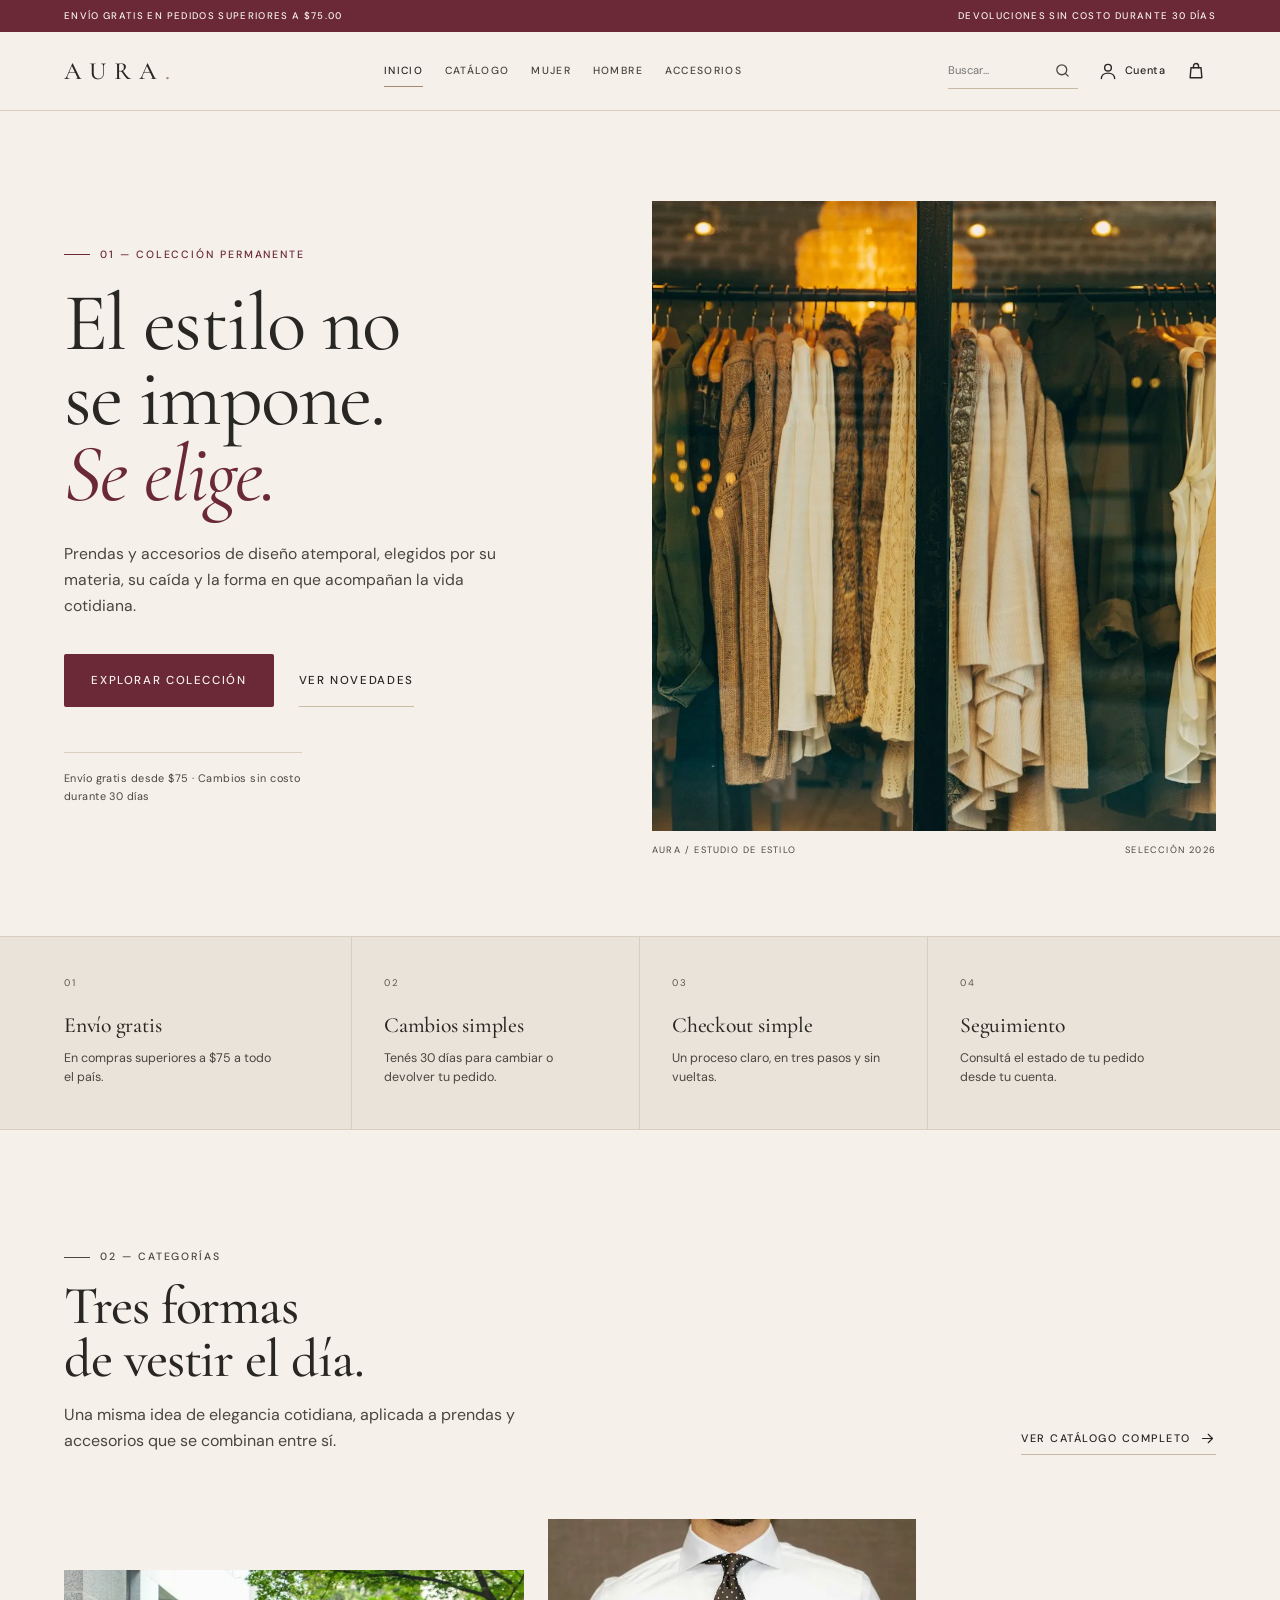
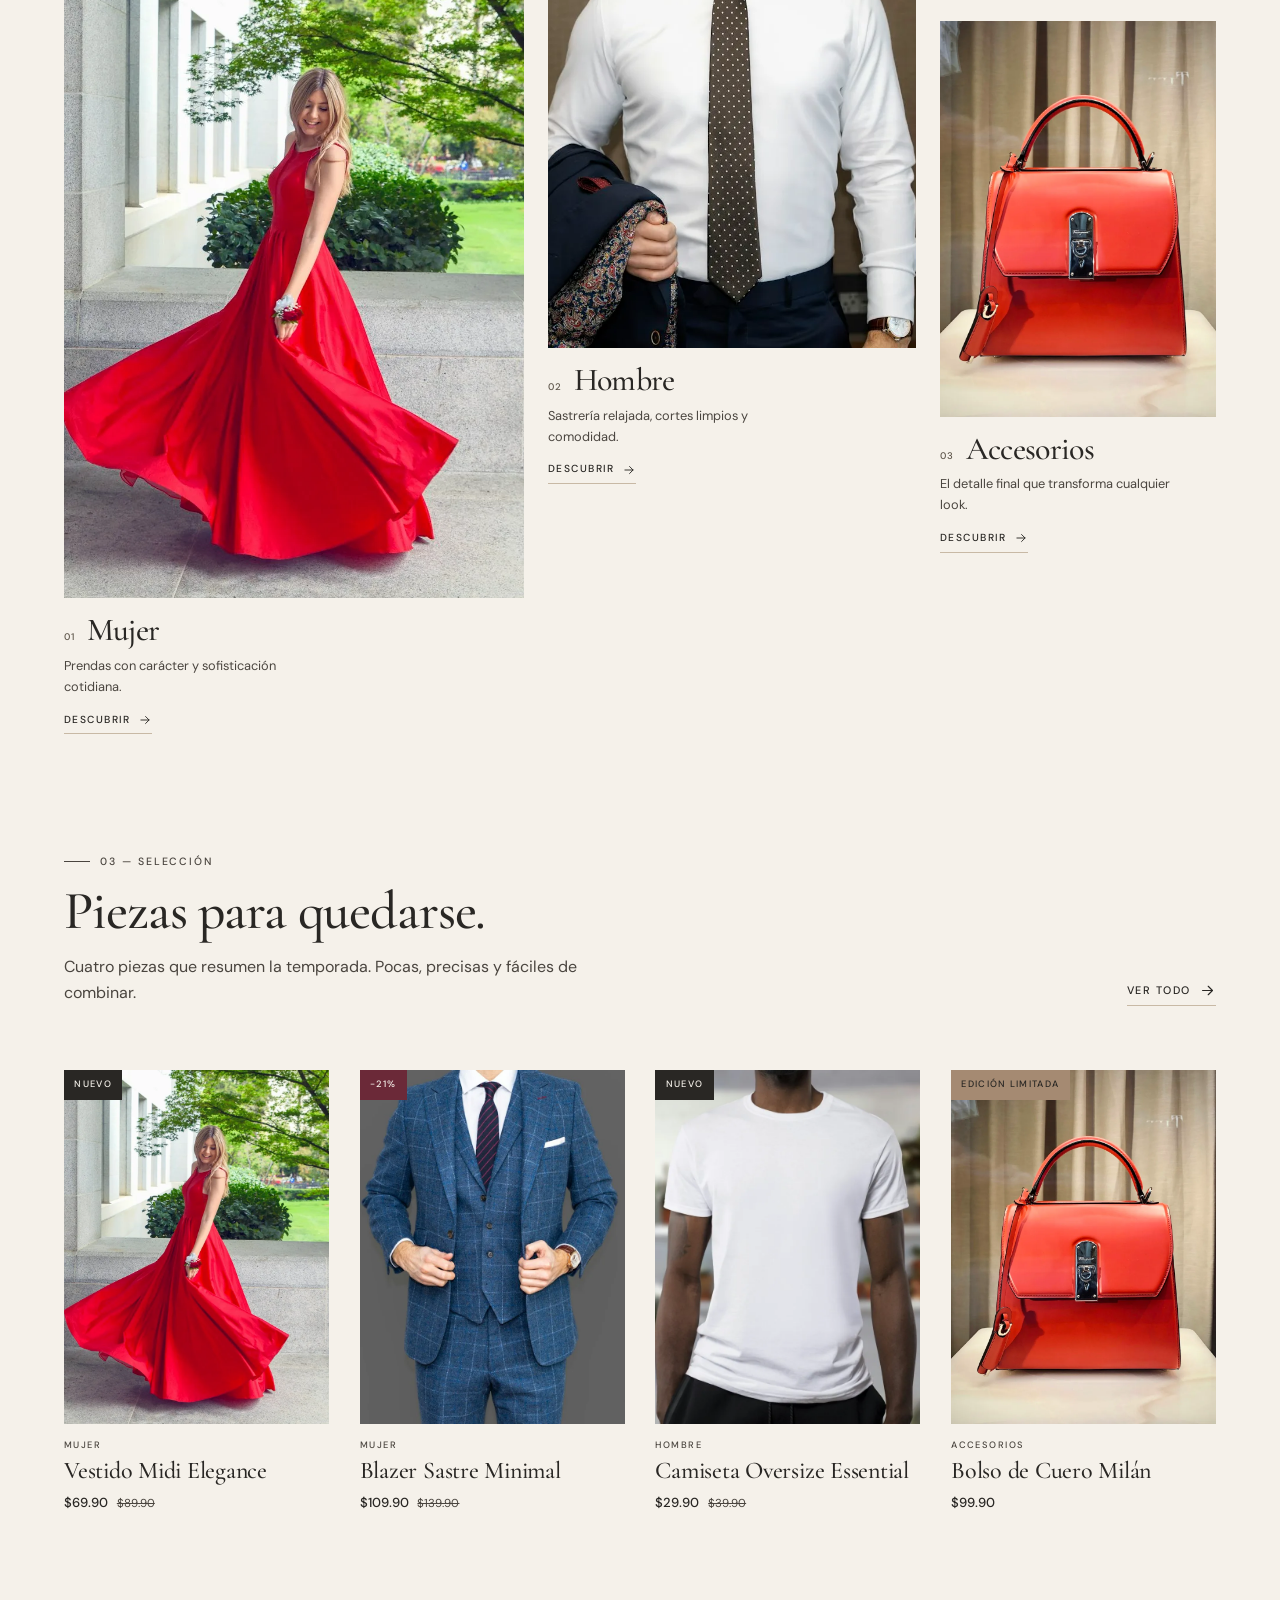
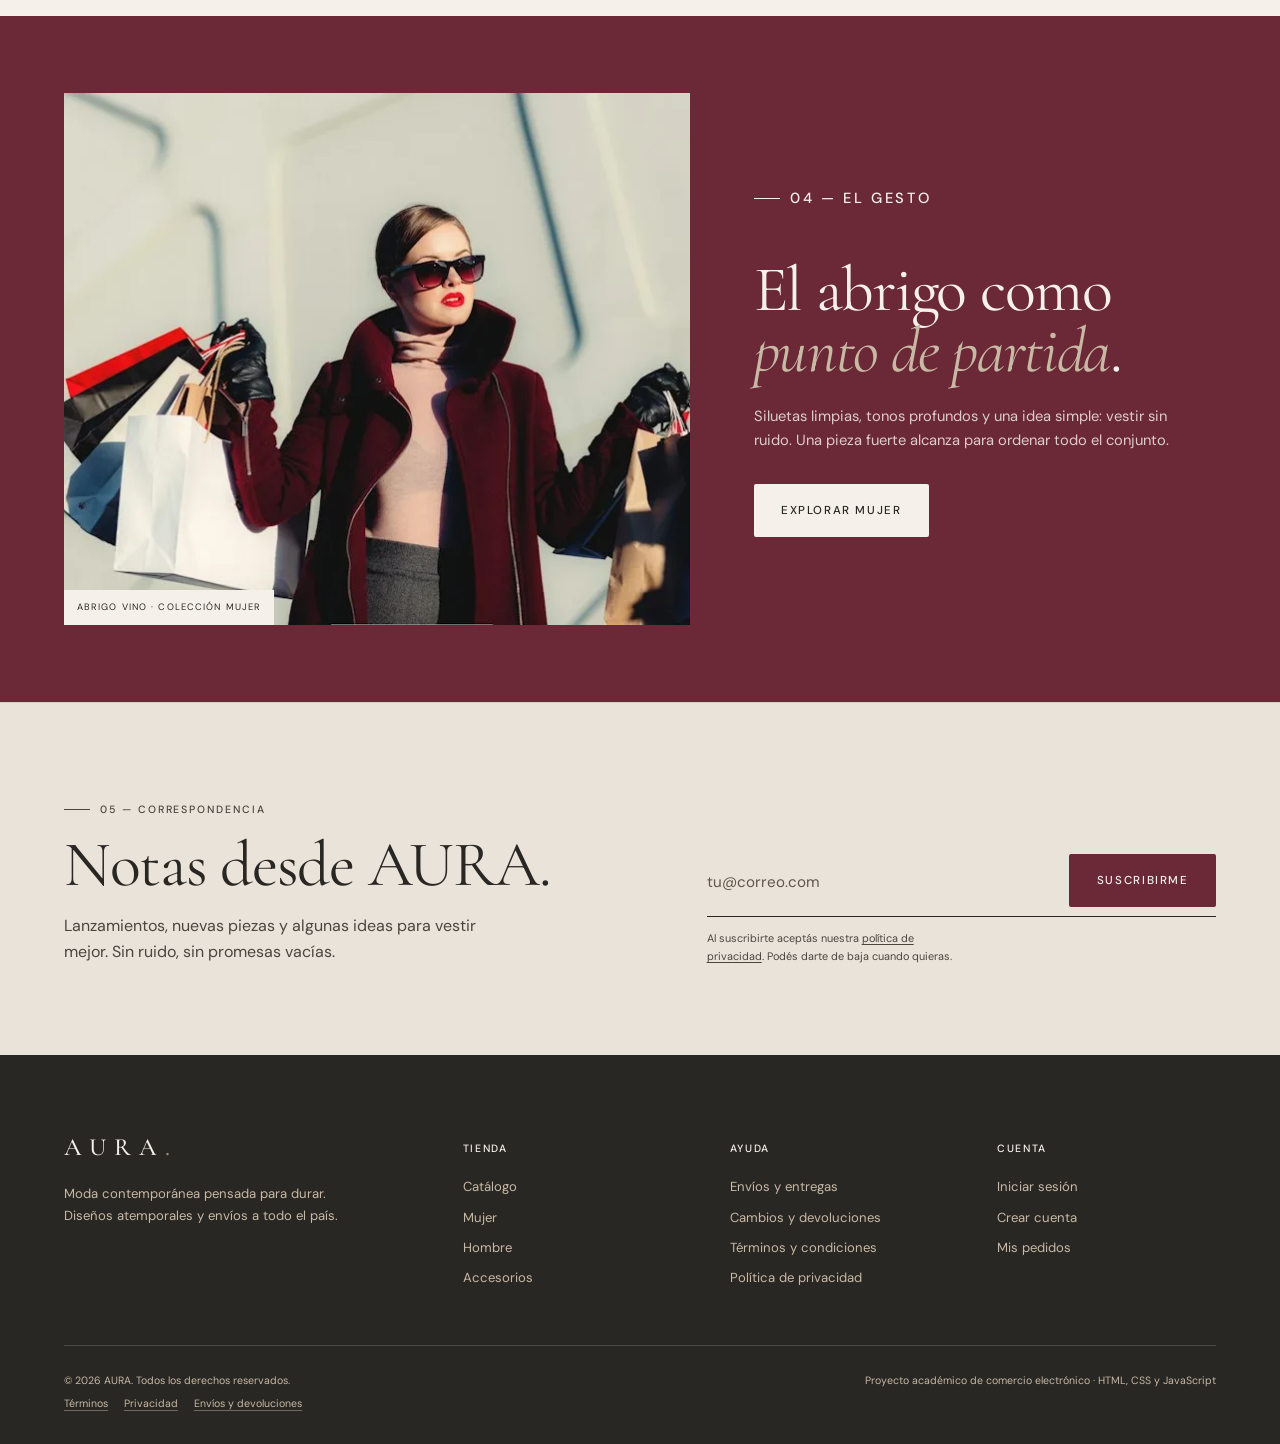
<file: index.html>
<!DOCTYPE html>
<html lang="es">
<head>
  <meta charset="UTF-8">
  <meta name="viewport" content="width=device-width, initial-scale=1.0">
  <meta name="description" content="AURA, moda contemporánea de diseño atemporal. Prendas y accesorios seleccionados, con envío a todo el país.">
  <meta name="theme-color" content="#F5F1EA">
  <title>AURA | Moda contemporánea</title>
  <link rel="preload" as="image" href="assets/img/hero.webp" fetchpriority="high">
  <link rel="preload" href="assets/fonts/cormorant-garamond-latin.woff2" as="font" type="font/woff2" crossorigin>
  <link rel="preload" href="assets/fonts/dm-sans-latin.woff2" as="font" type="font/woff2" crossorigin>
  <link rel="stylesheet" href="css/styles.css">
  <link rel="stylesheet" href="css/components.css">
  <link rel="stylesheet" href="css/responsive.css">
  <link rel="stylesheet" href="css/landing.css">
</head>
<body data-page="home">
  <a class="skip-link" href="#contenido">Saltar al contenido</a>
  <div id="site-header"></div>

  <main id="contenido" tabindex="-1">
    <section class="hero" aria-labelledby="hero-title">
      <div class="container hero__inner">
        <div class="hero__copy">
          <p class="eyebrow">01 — Colección permanente</p>
          <h1 class="hero__title" id="hero-title">El estilo no se impone. <em>Se elige.</em></h1>
          <p class="hero__text">Prendas y accesorios de diseño atemporal, elegidos por su materia, su caída y la forma en que acompañan la vida cotidiana.</p>
          <div class="hero__actions">
            <a class="btn btn--primary" href="catalogo.html">Explorar colección</a>
            <a class="btn btn--text" href="#novedades">Ver novedades</a>
          </div>
          <p class="hero__note">Envío gratis desde $75 · Cambios sin costo durante 30 días</p>
        </div>
        <figure class="hero__visual">
          <img src="assets/img/hero.webp" alt="Perchero con prendas de tonos neutros de la colección AURA" width="1599" height="1066" fetchpriority="high" decoding="async">
          <figcaption>
            <span>AURA / Estudio de estilo</span>
            <span>Selección 2026</span>
          </figcaption>
        </figure>
      </div>
    </section>

    <section class="benefits" aria-label="Servicios de AURA">
      <div class="container benefits__grid">
        <div class="benefit">
          <strong>Envío gratis</strong>
          <p>En compras superiores a $75 a todo el país.</p>
        </div>
        <div class="benefit">
          <strong>Cambios simples</strong>
          <p>Tenés 30 días para cambiar o devolver tu pedido.</p>
        </div>
        <div class="benefit">
          <strong>Checkout simple</strong>
          <p>Un proceso claro, en tres pasos y sin vueltas.</p>
        </div>
        <div class="benefit">
          <strong>Seguimiento</strong>
          <p>Consultá el estado de tu pedido desde tu cuenta.</p>
        </div>
      </div>
    </section>

    <section class="section" id="categorias" aria-labelledby="categorias-title">
      <div class="container">
        <div class="section-head">
          <div>
            <p class="eyebrow">02 — Categorías</p>
            <h2 id="categorias-title">Tres formas<br>de vestir el día.</h2>
            <p>Una misma idea de elegancia cotidiana, aplicada a prendas y accesorios que se combinan entre sí.</p>
          </div>
          <a class="link-arrow" href="catalogo.html">Ver catálogo completo
            <svg viewBox="0 0 24 24" fill="none" stroke="currentColor" stroke-width="1.6" stroke-linecap="round" stroke-linejoin="round" aria-hidden="true"><path d="M5 12h14"/><path d="m13 6 6 6-6 6"/></svg>
          </a>
        </div>
        <div class="categories__grid">
          <a class="category-card" href="catalogo.html?categoria=mujer">
            <figure class="category-card__media">
              <img src="assets/img/dress.webp" alt="Vestido rojo de la colección mujer" width="899" height="1080" loading="lazy" decoding="async">
            </figure>
            <div class="category-card__content">
              <h3>Mujer</h3>
              <p>Prendas con carácter y sofisticación cotidiana.</p>
              <span class="category-card__link">Descubrir
                <svg viewBox="0 0 24 24" fill="none" stroke="currentColor" stroke-width="1.6" stroke-linecap="round" stroke-linejoin="round" aria-hidden="true"><path d="M5 12h14"/><path d="m13 6 6 6-6 6"/></svg>
              </span>
            </div>
          </a>
          <a class="category-card" href="catalogo.html?categoria=hombre">
            <figure class="category-card__media">
              <img src="assets/img/shirt.webp" alt="Camisa blanca de la colección hombre" width="899" height="719" loading="lazy" decoding="async">
            </figure>
            <div class="category-card__content">
              <h3>Hombre</h3>
              <p>Sastrería relajada, cortes limpios y comodidad.</p>
              <span class="category-card__link">Descubrir
                <svg viewBox="0 0 24 24" fill="none" stroke="currentColor" stroke-width="1.6" stroke-linecap="round" stroke-linejoin="round" aria-hidden="true"><path d="M5 12h14"/><path d="m13 6 6 6-6 6"/></svg>
              </span>
            </div>
          </a>
          <a class="category-card" href="catalogo.html?categoria=accesorios">
            <figure class="category-card__media">
              <img src="assets/img/bag.webp" alt="Bolso rojo de la colección de accesorios" width="899" height="1199" loading="lazy" decoding="async">
            </figure>
            <div class="category-card__content">
              <h3>Accesorios</h3>
              <p>El detalle final que transforma cualquier look.</p>
              <span class="category-card__link">Descubrir
                <svg viewBox="0 0 24 24" fill="none" stroke="currentColor" stroke-width="1.6" stroke-linecap="round" stroke-linejoin="round" aria-hidden="true"><path d="M5 12h14"/><path d="m13 6 6 6-6 6"/></svg>
              </span>
            </div>
          </a>
        </div>
      </div>
    </section>

    <section class="section section--products" id="novedades" aria-labelledby="novedades-title">
      <div class="container">
        <div class="section-head">
          <div>
            <p class="eyebrow">03 — Selección</p>
            <h2 id="novedades-title">Piezas para quedarse.</h2>
            <p>Cuatro piezas que resumen la temporada. Pocas, precisas y fáciles de combinar.</p>
          </div>
          <a class="link-arrow" href="catalogo.html">Ver todo
            <svg viewBox="0 0 24 24" fill="none" stroke="currentColor" stroke-width="1.6" stroke-linecap="round" stroke-linejoin="round" aria-hidden="true"><path d="M5 12h14"/><path d="m13 6 6 6-6 6"/></svg>
          </a>
        </div>
        <div class="products-grid" id="featured-grid"></div>
      </div>
    </section>

    <section class="promo-band" aria-labelledby="campaign-title">
      <div class="container promo-band__inner">
        <figure class="promo-band__visual">
          <img src="assets/img/cat-mujer.webp" alt="Mujer con abrigo vino y bolsas de compras" width="799" height="532" loading="lazy" decoding="async">
          <figcaption>Abrigo vino · Colección mujer</figcaption>
        </figure>
        <div class="promo-band__copy">
          <p class="eyebrow">04 — El gesto</p>
          <h2 id="campaign-title">El abrigo como<br><em>punto de partida</em>.</h2>
          <p>Siluetas limpias, tonos profundos y una idea simple: vestir sin ruido. Una pieza fuerte alcanza para ordenar todo el conjunto.</p>
          <a class="btn btn--light" href="catalogo.html?categoria=mujer">Explorar mujer</a>
        </div>
      </div>
    </section>

    <section class="newsletter" aria-labelledby="newsletter-title">
      <div class="container newsletter__inner">
        <div class="newsletter__copy">
          <p class="eyebrow">05 — Correspondencia</p>
          <h2 id="newsletter-title">Notas desde AURA.</h2>
          <p>Lanzamientos, nuevas piezas y algunas ideas para vestir mejor. Sin ruido, sin promesas vacías.</p>
        </div>
        <div>
          <form class="newsletter__form" id="newsletter-form">
            <label class="sr-only" for="newsletter-email">Correo electrónico</label>
            <input id="newsletter-email" type="email" name="email" placeholder="tu@correo.com" autocomplete="email" required>
            <button class="btn btn--primary" type="submit">Suscribirme</button>
          </form>
          <p class="newsletter__note">Al suscribirte aceptás nuestra <a href="privacidad.html">política de privacidad</a>. Podés darte de baja cuando quieras.</p>
        </div>
      </div>
    </section>
  </main>

  <div id="site-footer"></div>

  <script src="js/site-config.js" defer></script>
  <script src="js/analytics.js" defer></script>
  <script src="js/data.js" defer></script>
  <script src="js/main.js" defer></script>
  <script src="js/home.js" defer></script>
</body>
</html>
</file>
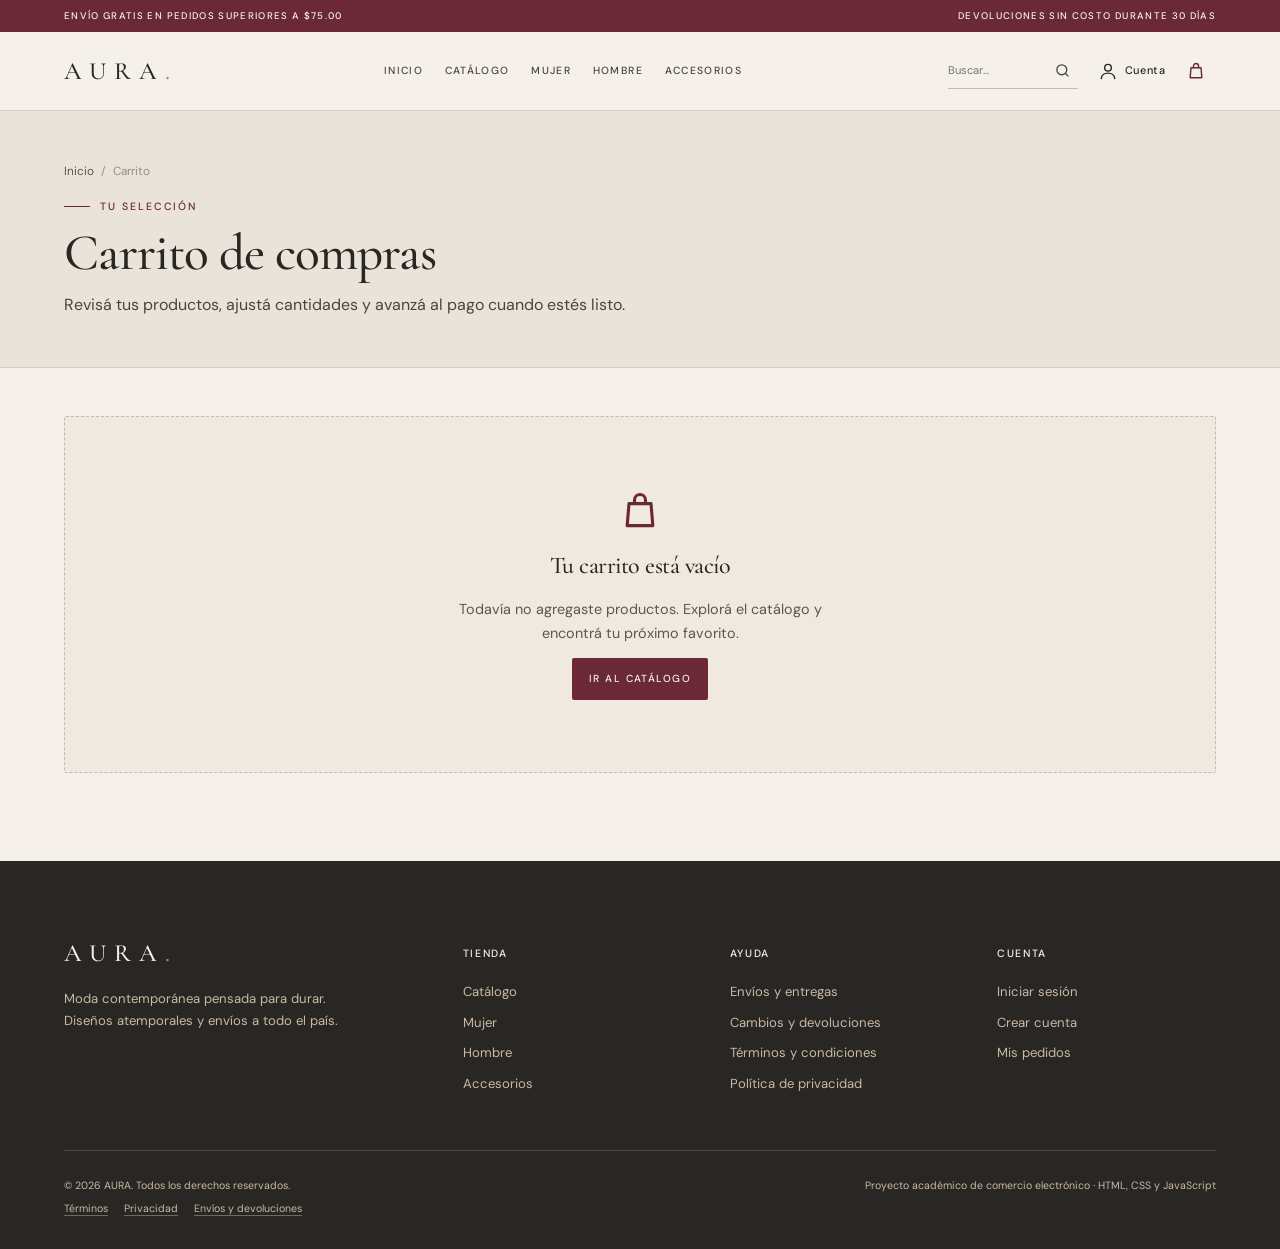
<file: carrito.html>
<!DOCTYPE html>
<html lang="es">
<head>
  <meta charset="UTF-8">
  <meta name="viewport" content="width=device-width, initial-scale=1.0">
  <meta name="description" content="Carrito de compras de AURA. Revisá tus productos antes de finalizar la compra.">
  <title>Carrito | AURA</title>
  <link rel="preload" href="assets/fonts/cormorant-garamond-latin.woff2" as="font" type="font/woff2" crossorigin>
  <link rel="preload" href="assets/fonts/dm-sans-latin.woff2" as="font" type="font/woff2" crossorigin>
  <link rel="stylesheet" href="css/styles.css">
  <link rel="stylesheet" href="css/components.css">
  <link rel="stylesheet" href="css/responsive.css">
  <meta name="google-site-verification" content="REEMPLAZAR_CON_CODIGO_DE_SEARCH_CONSOLE">
</head>
<body data-page="carrito">
  <div id="site-header"></div>

  <main>
    <section class="page-hero">
      <div class="container">
        <nav class="breadcrumbs" aria-label="Miga de pan">
          <a href="index.html">Inicio</a><span>/</span><span>Carrito</span>
        </nav>
        <span class="eyebrow" style="margin-top:1rem;">Tu selección</span>
        <h1>Carrito de compras</h1>
        <p>Revisá tus productos, ajustá cantidades y avanzá al pago cuando estés listo.</p>
      </div>
    </section>

    <section class="cart-section">
      <div class="container" id="cart-content"></div>
    </section>
  </main>

  <div id="site-footer"></div>

  <script src="js/site-config.js" defer></script>
  <script src="js/analytics.js" defer></script>
  <script src="js/data.js" defer></script>
  <script src="js/main.js" defer></script>
  <script src="js/cart.js" defer></script>
</body>
</html>
</file>
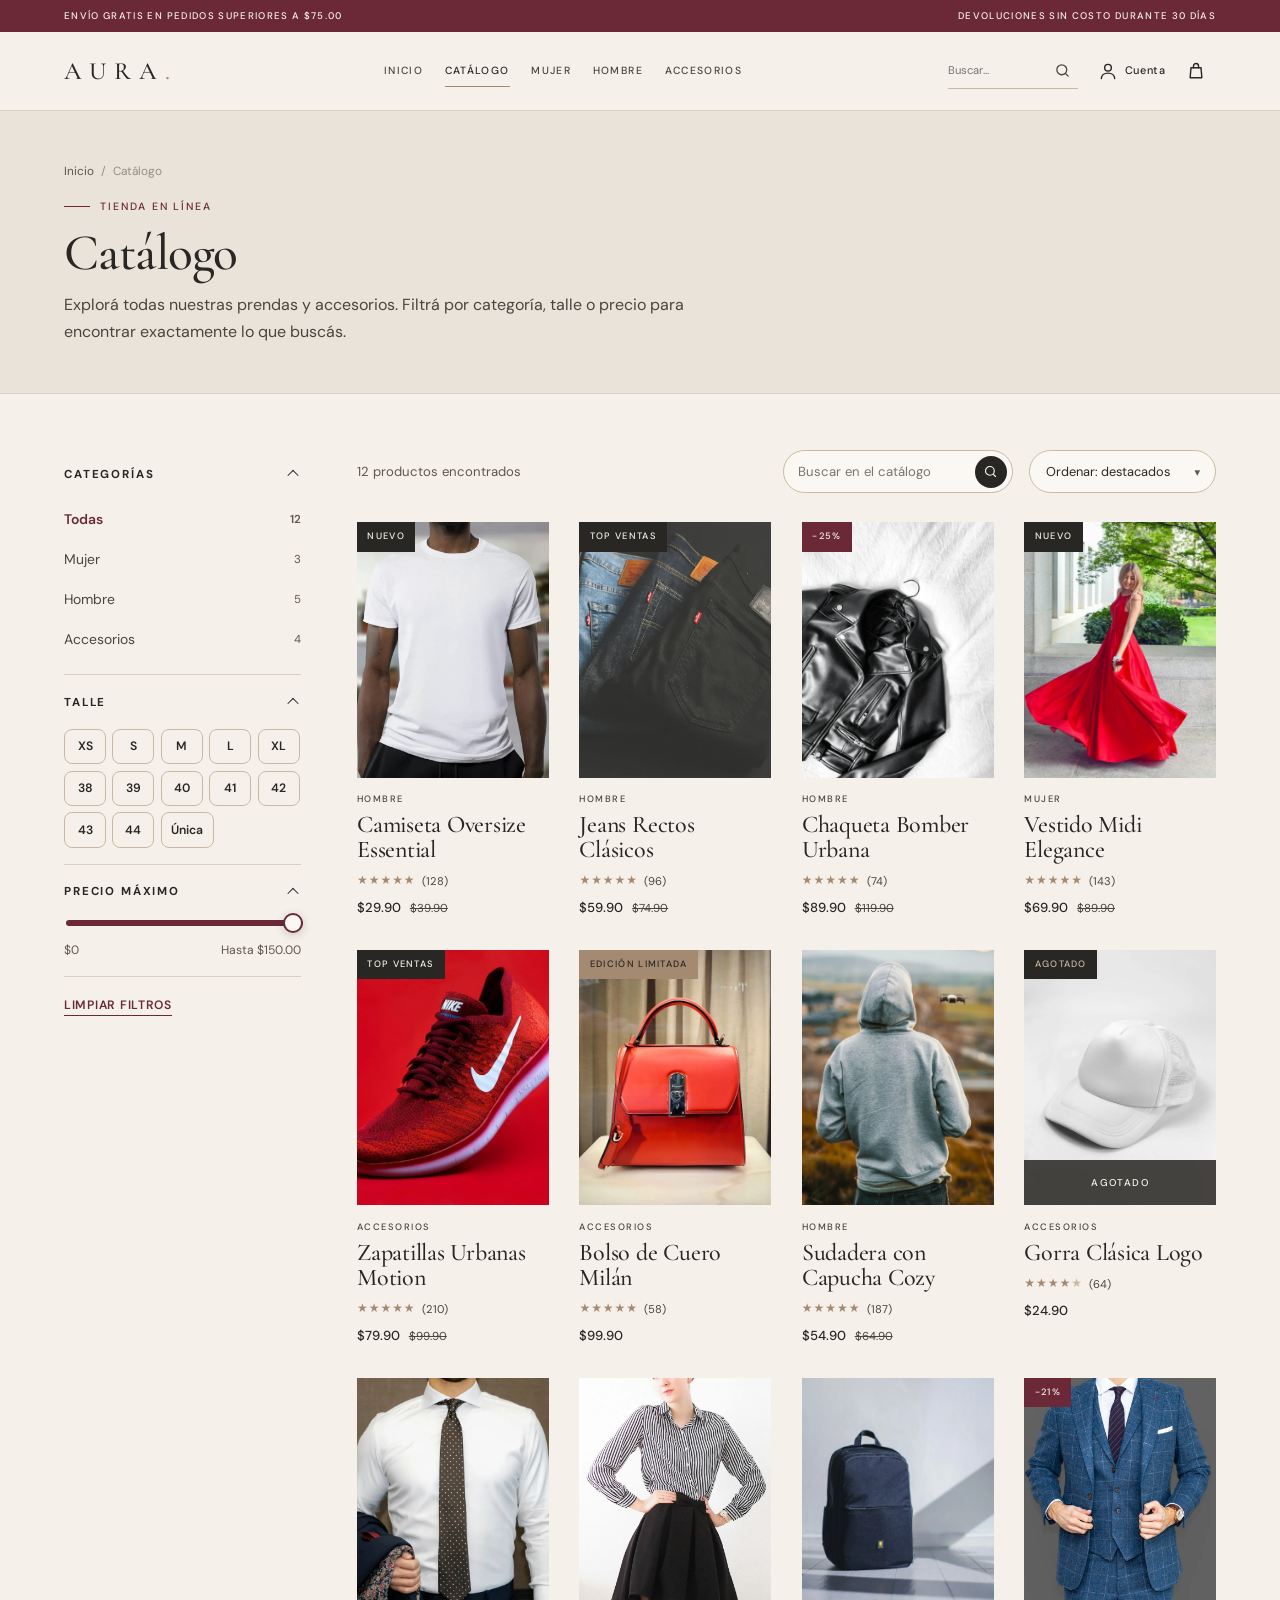
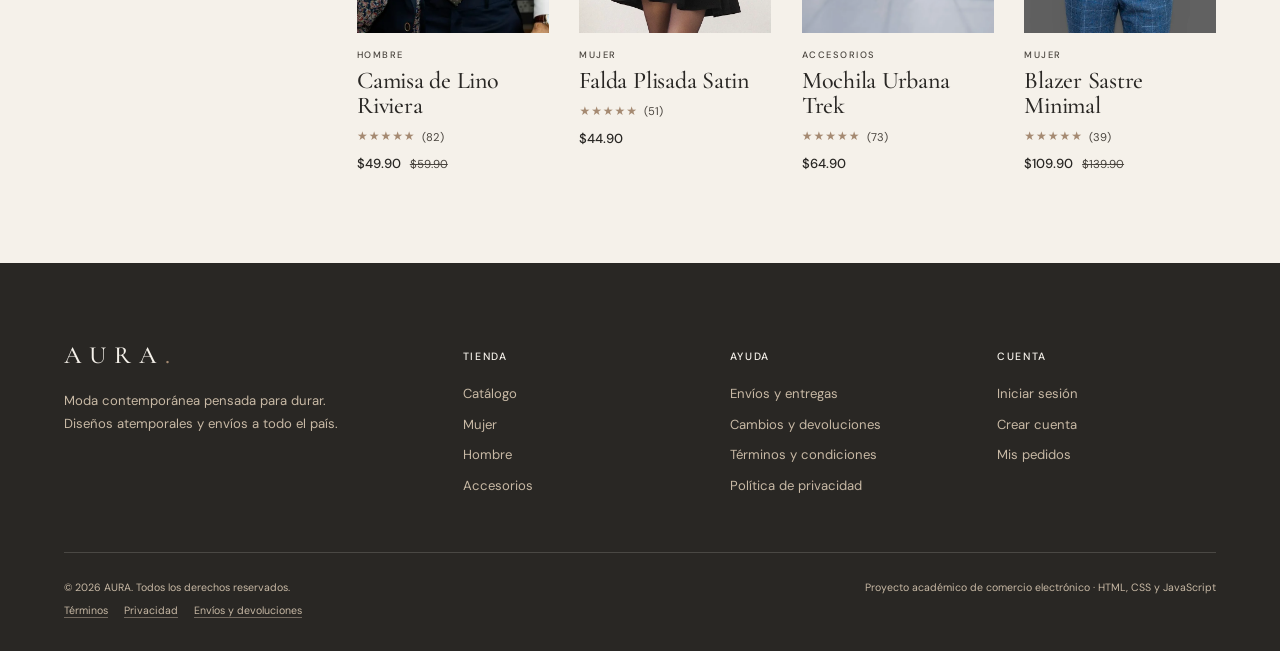
<file: catalogo.html>
<!DOCTYPE html>
<html lang="es">
<head>
  <meta charset="UTF-8">
  <meta name="viewport" content="width=device-width, initial-scale=1.0">
  <meta name="description" content="Catálogo completo de AURA: ropa para mujer y hombre, calzado y accesorios de moda.">
  <title>Catálogo | AURA</title>
  <link rel="preload" href="assets/fonts/cormorant-garamond-latin.woff2" as="font" type="font/woff2" crossorigin>
  <link rel="preload" href="assets/fonts/dm-sans-latin.woff2" as="font" type="font/woff2" crossorigin>
  <link rel="stylesheet" href="css/styles.css">
  <link rel="stylesheet" href="css/components.css">
  <link rel="stylesheet" href="css/responsive.css">
  <meta name="google-site-verification" content="REEMPLAZAR_CON_CODIGO_DE_SEARCH_CONSOLE">
</head>
<body data-page="catalogo">
  <div id="site-header"></div>

  <main>
    <section class="page-hero">
      <div class="container">
        <nav class="breadcrumbs" aria-label="Miga de pan">
          <a href="index.html">Inicio</a><span>/</span><span>Catálogo</span>
        </nav>
        <span class="eyebrow" style="margin-top:1rem;">Tienda en línea</span>
        <h1>Catálogo</h1>
        <p>Explorá todas nuestras prendas y accesorios. Filtrá por categoría, talle o precio para encontrar exactamente lo que buscás.</p>
      </div>
    </section>

    <section class="catalog">
      <div class="container catalog__layout">
        <aside class="filters" aria-label="Filtros de productos">
          <details class="filter-accordion" open>
            <summary>Categorías<span class="filter-accordion__icon" aria-hidden="true"></span></summary>
            <div class="filter-list" id="category-filter"></div>
          </details>
          <details class="filter-accordion" open>
            <summary>Talle<span class="filter-accordion__icon" aria-hidden="true"></span></summary>
            <div class="size-options" id="size-filter"></div>
          </details>
          <details class="filter-accordion" open>
            <summary>Precio máximo<span class="filter-accordion__icon" aria-hidden="true"></span></summary>
            <div class="range-wrap">
              <input type="range" id="price-range" min="0" max="150" step="5" value="150" style="--range-progress:100%;" aria-label="Precio máximo">
              <div class="range-values">
                <span>$0</span>
                <span id="price-output">Hasta $150</span>
              </div>
            </div>
          </details>
          <button class="filter-clear" type="button" id="clear-filters">Limpiar filtros</button>
        </aside>

        <div>
          <div class="catalog__toolbar">
            <p class="catalog__count" id="results-count"></p>
            <form class="catalog__search" id="catalog-search" role="search">
              <input type="search" name="q" placeholder="Buscar en el catálogo" aria-label="Buscar en el catálogo">
              <button type="submit" aria-label="Buscar">
                <svg viewBox="0 0 24 24" fill="none" stroke="currentColor" stroke-width="1.8" stroke-linecap="round" aria-hidden="true"><circle cx="11" cy="11" r="7"/><path d="m20 20-3.5-3.5"/></svg>
              </button>
            </form>
            <div class="select">
              <select id="sort-select" aria-label="Ordenar productos">
                <option value="relevance">Ordenar: destacados</option>
                <option value="price-asc">Precio: menor a mayor</option>
                <option value="price-desc">Precio: mayor a menor</option>
                <option value="rating">Mejor valorados</option>
                <option value="name">Nombre: A - Z</option>
              </select>
            </div>
          </div>

          <div class="active-filters" id="active-filters"></div>
          <div class="products-grid" id="catalog-grid"></div>
          <div class="empty-state hidden" id="catalog-empty">
            <svg viewBox="0 0 24 24" fill="none" stroke="currentColor" stroke-width="1.6" stroke-linecap="round" stroke-linejoin="round" aria-hidden="true"><circle cx="11" cy="11" r="7"/><path d="m20 20-3.5-3.5"/><path d="M8 11h6"/></svg>
            <h3>No encontramos productos</h3>
            <p>Probá quitando algunos filtros o buscando con otras palabras.</p>
            <button class="btn btn--ghost btn--sm" type="button" id="empty-reset">Ver todos los productos</button>
          </div>
        </div>
      </div>
    </section>
  </main>

  <div id="site-footer"></div>

  <script src="js/site-config.js" defer></script>
  <script src="js/analytics.js" defer></script>
  <script src="js/data.js" defer></script>
  <script src="js/main.js" defer></script>
  <script src="js/catalogo.js" defer></script>
</body>
</html>
</file>
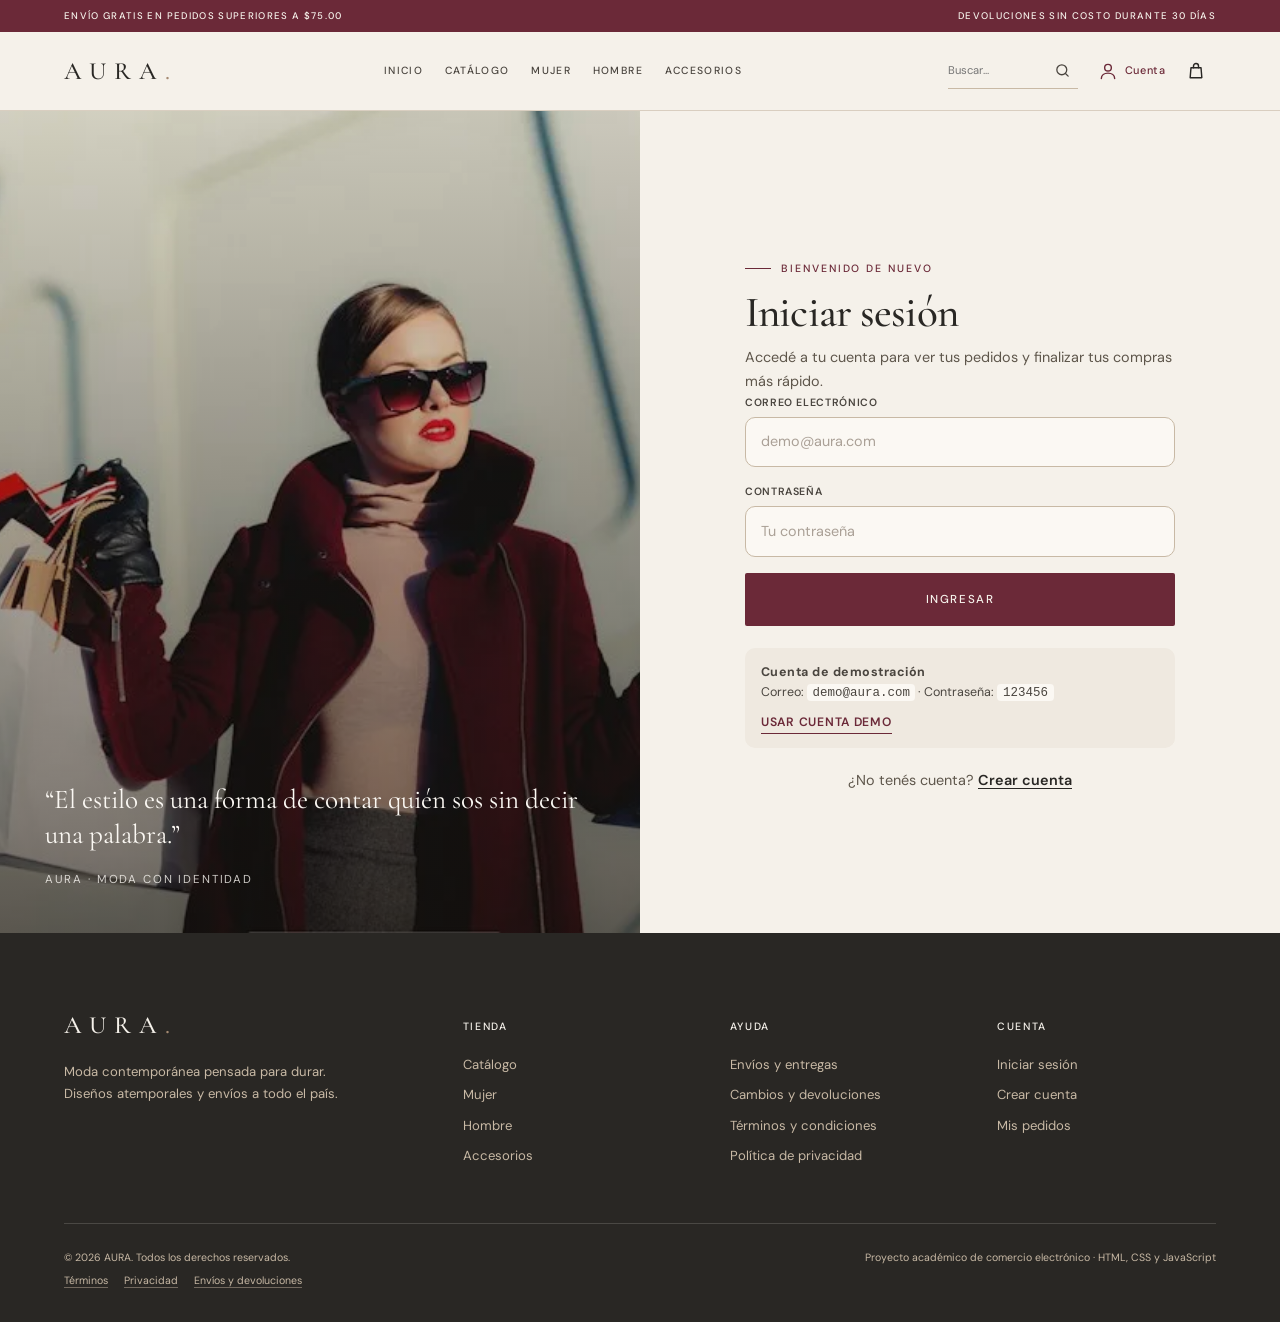
<file: checkout.html>
<!DOCTYPE html>
<html lang="es">
<head>
  <meta charset="UTF-8">
  <meta name="viewport" content="width=device-width, initial-scale=1.0">
  <meta name="description" content="Finalizá tu compra en AURA de forma segura.">
  <title>Pago | AURA</title>
  <link rel="preload" href="assets/fonts/cormorant-garamond-latin.woff2" as="font" type="font/woff2" crossorigin>
  <link rel="preload" href="assets/fonts/dm-sans-latin.woff2" as="font" type="font/woff2" crossorigin>
  <link rel="stylesheet" href="css/styles.css">
  <link rel="stylesheet" href="css/components.css">
  <link rel="stylesheet" href="css/responsive.css">
  <meta name="google-site-verification" content="REEMPLAZAR_CON_CODIGO_DE_SEARCH_CONSOLE">
</head>
<body data-page="checkout">
  <div id="site-header"></div>

  <main>
    <section class="page-hero">
      <div class="container">
        <nav class="breadcrumbs" aria-label="Miga de pan">
          <a href="index.html">Inicio</a><span>/</span><a href="carrito.html">Carrito</a><span>/</span><span>Pago</span>
        </nav>
        <span class="eyebrow" style="margin-top:1rem;">Último paso</span>
        <h1>Finalizar compra</h1>
        <p>Completá tus datos de envío y elegí cómo querés pagar. Tus datos están protegidos.</p>
      </div>
    </section>

    <section class="checkout">
      <div class="container" id="checkout-content">
        <div class="checkout__layout">
          <form class="checkout-form" id="checkout-form" novalidate>
            <div class="checkout-block">
              <div class="checkout-block__head">
                <span>1</span>
                <h2>Datos de contacto</h2>
              </div>
              <div class="form-row">
                <div class="form-field">
                  <label for="checkout-name">Nombre completo</label>
                  <input type="text" id="checkout-name" name="name" placeholder="Ana Torres" autocomplete="name" required>
                </div>
                <div class="form-field">
                  <label for="checkout-email">Correo electrónico</label>
                  <input type="email" id="checkout-email" name="email" placeholder="ana@correo.com" autocomplete="email" required>
                </div>
                <div class="form-field form-field--full">
                  <label for="checkout-phone">Teléfono</label>
                  <input type="tel" id="checkout-phone" name="phone" placeholder="+595 981 000 000" autocomplete="tel" required>
                </div>
              </div>
            </div>

            <div class="checkout-block">
              <div class="checkout-block__head">
                <span>2</span>
                <h2>Dirección de envío</h2>
              </div>
              <div class="form-row">
                <div class="form-field form-field--full">
                  <label for="checkout-address">Dirección</label>
                  <input type="text" id="checkout-address" name="address" placeholder="Av. Central 245, Apto 3B" autocomplete="street-address" required>
                </div>
                <div class="form-field">
                  <label for="checkout-city">Ciudad</label>
                  <input type="text" id="checkout-city" name="city" placeholder="Ciudad del Este" autocomplete="address-level2" required>
                </div>
                <div class="form-field">
                  <label for="checkout-postal">Código postal</label>
                  <input type="text" id="checkout-postal" name="postal" placeholder="7000" autocomplete="postal-code" required>
                </div>
                <div class="form-field form-field--full">
                  <label for="checkout-country">País</label>
                  <select id="checkout-country" name="country" autocomplete="country-name" required>
                    <option value="Paraguay">Paraguay</option>
                    <option value="Argentina">Argentina</option>
                    <option value="Brasil">Brasil</option>
                    <option value="Uruguay">Uruguay</option>
                    <option value="Chile">Chile</option>
                    <option value="Bolivia">Bolivia</option>
                  </select>
                </div>
              </div>
            </div>

            <div class="checkout-block">
              <div class="checkout-block__head">
                <span>3</span>
                <h2>Método de pago</h2>
              </div>
              <div class="payment-options">
                <label class="payment-option is-active">
                  <input type="radio" name="payment" value="tarjeta" checked>
                  <span class="payment-option__body">
                    <strong>Tarjeta de crédito o débito</strong>
                    <span>Pago inmediato y seguro</span>
                  </span>
                  <span class="payment-option__icons"><span>VISA</span><span>MC</span></span>
                </label>
                <label class="payment-option">
                  <input type="radio" name="payment" value="contraentrega">
                  <span class="payment-option__body">
                    <strong>Pago contra entrega</strong>
                    <span>Pagás en efectivo al recibir tu pedido</span>
                  </span>
                </label>
                <label class="payment-option">
                  <input type="radio" name="payment" value="transferencia">
                  <span class="payment-option__body">
                    <strong>Transferencia bancaria</strong>
                    <span>Te enviamos los datos por correo</span>
                  </span>
                </label>
              </div>

              <div class="card-fields" id="card-fields">
                <div class="form-row">
                  <div class="form-field form-field--full">
                    <label for="card-number">Número de tarjeta</label>
                    <input type="text" id="card-number" name="cardNumber" placeholder="1234 5678 9012 3456" inputmode="numeric" autocomplete="cc-number" maxlength="19">
                  </div>
                  <div class="form-field form-field--full">
                    <label for="card-name">Nombre en la tarjeta</label>
                    <input type="text" id="card-name" name="cardName" placeholder="ANA TORRES" autocomplete="cc-name">
                  </div>
                  <div class="form-field">
                    <label for="card-expiry">Vencimiento</label>
                    <input type="text" id="card-expiry" name="cardExpiry" placeholder="MM/AA" inputmode="numeric" autocomplete="cc-exp" maxlength="5">
                  </div>
                  <div class="form-field">
                    <label for="card-cvv">CVV</label>
                    <input type="text" id="card-cvv" name="cardCvv" placeholder="123" inputmode="numeric" autocomplete="cc-csc" maxlength="4">
                  </div>
                </div>
                <p class="muted" style="font-size:0.74rem;">Proyecto académico: podés completar con datos ficticios, no se procesa ningún cobro real.</p>
              </div>
            </div>

            <div class="checkout-block">
              <div class="checkout-block__head">
                <span>4</span>
                <h2>Notas del pedido</h2>
              </div>
              <div class="form-field">
                <label for="checkout-notes">Indicaciones adicionales (opcional)</label>
                <textarea id="checkout-notes" name="notes" placeholder="Ej.: entregar en horario de tarde, tocar timbre dos veces..."></textarea>
              </div>
              <label class="form-check" style="margin-top:1rem;">
                <input type="checkbox" id="checkout-terms" name="terms" required>
                <span>Acepto los <a href="#">términos y condiciones</a> y la <a href="#">política de privacidad</a> de AURA.</span>
              </label>
              <p class="form-error" id="checkout-error"></p>
            </div>

            <button class="btn btn--primary btn--full" type="submit" id="confirm-order">Confirmar pedido</button>
          </form>

          <aside class="order-summary">
            <h2>Tu pedido</h2>
            <div class="order-summary__items" id="order-summary-items"></div>
            <div class="summary-rows">
              <div class="summary-row">
                <span>Subtotal</span>
                <span id="summary-subtotal">$0.00</span>
              </div>
              <div class="summary-row" id="summary-shipping-row">
                <span>Envío</span>
                <span id="summary-shipping">$0.00</span>
              </div>
            </div>
            <div class="summary-total">
              <span>Total</span>
              <strong id="summary-total">$0.00</strong>
            </div>
            <p class="summary-note">
              <svg viewBox="0 0 24 24" fill="none" stroke="currentColor" stroke-width="1.7" stroke-linecap="round" stroke-linejoin="round" aria-hidden="true"><path d="M12 3 5 6v6c0 4.4 3 7.6 7 9 4-1.4 7-4.6 7-9V6l-7-3Z"/><path d="m9 12 2 2 4-4"/></svg>
              Compra protegida
            </p>
          </aside>
        </div>
      </div>
    </section>
  </main>

  <div id="site-footer"></div>

  <script src="js/site-config.js" defer></script>
  <script src="js/analytics.js" defer></script>
  <script src="js/data.js" defer></script>
  <script src="js/main.js" defer></script>
  <script src="js/checkout.js" defer></script>
</body>
</html>
</file>
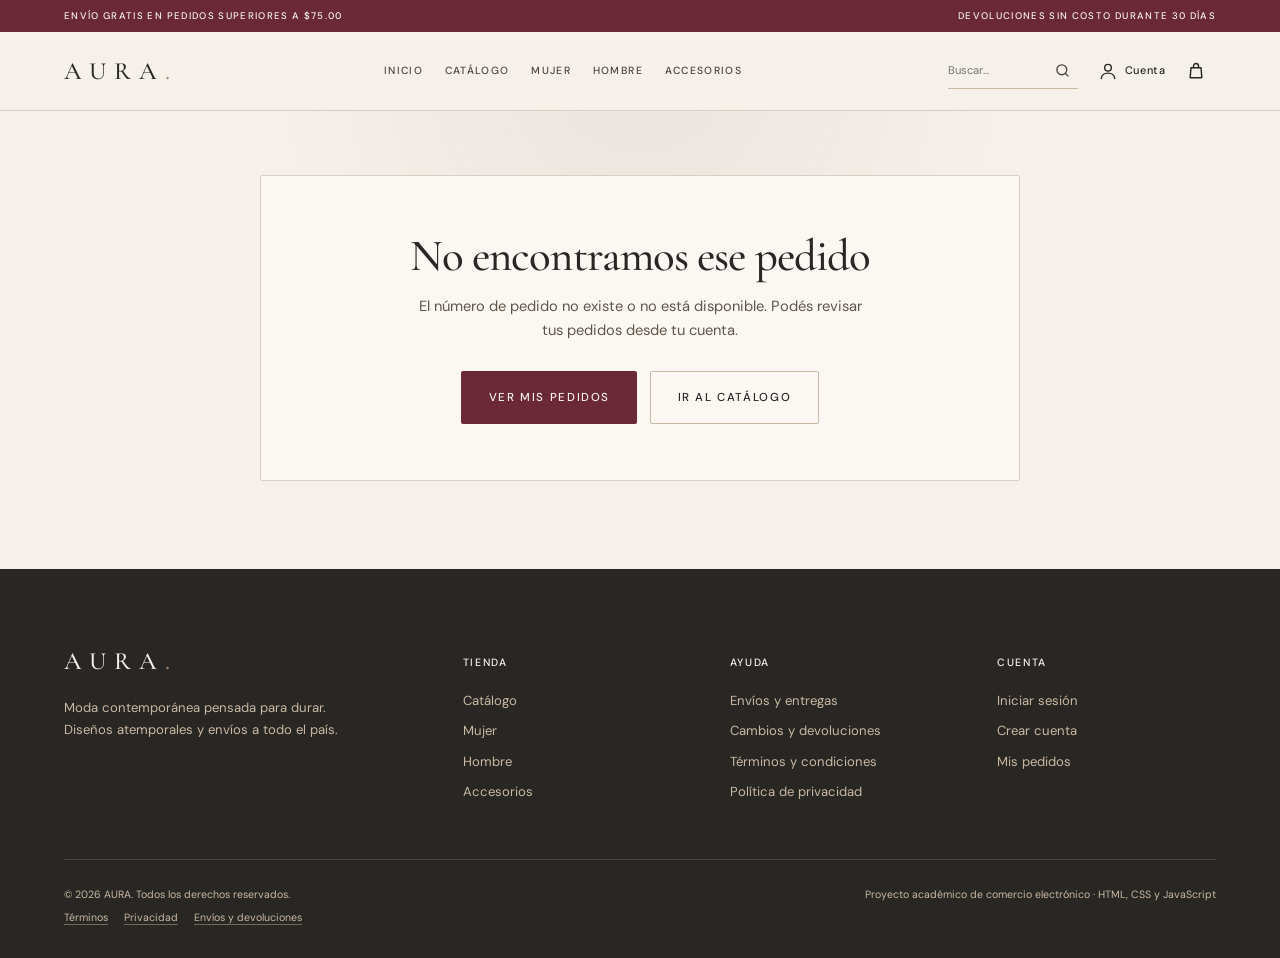
<file: confirmacion.html>
<!DOCTYPE html>
<html lang="es">
<head>
  <meta charset="UTF-8">
  <meta name="viewport" content="width=device-width, initial-scale=1.0">
  <meta name="description" content="Confirmación de tu pedido en AURA.">
  <title>Pedido confirmado | AURA</title>
  <link rel="preload" href="assets/fonts/cormorant-garamond-latin.woff2" as="font" type="font/woff2" crossorigin>
  <link rel="preload" href="assets/fonts/dm-sans-latin.woff2" as="font" type="font/woff2" crossorigin>
  <link rel="stylesheet" href="css/styles.css">
  <link rel="stylesheet" href="css/components.css">
  <link rel="stylesheet" href="css/responsive.css">
  <meta name="google-site-verification" content="REEMPLAZAR_CON_CODIGO_DE_SEARCH_CONSOLE">
</head>
<body data-page="confirmacion">
  <div id="site-header"></div>

  <main>
    <section class="confirmation">
      <div id="confirmation-content"></div>
    </section>
  </main>

  <div id="site-footer"></div>

  <script src="js/site-config.js" defer></script>
  <script src="js/analytics.js" defer></script>
  <script src="js/data.js" defer></script>
  <script src="js/main.js" defer></script>
  <script src="js/confirmacion.js" defer></script>
</body>
</html>
</file>
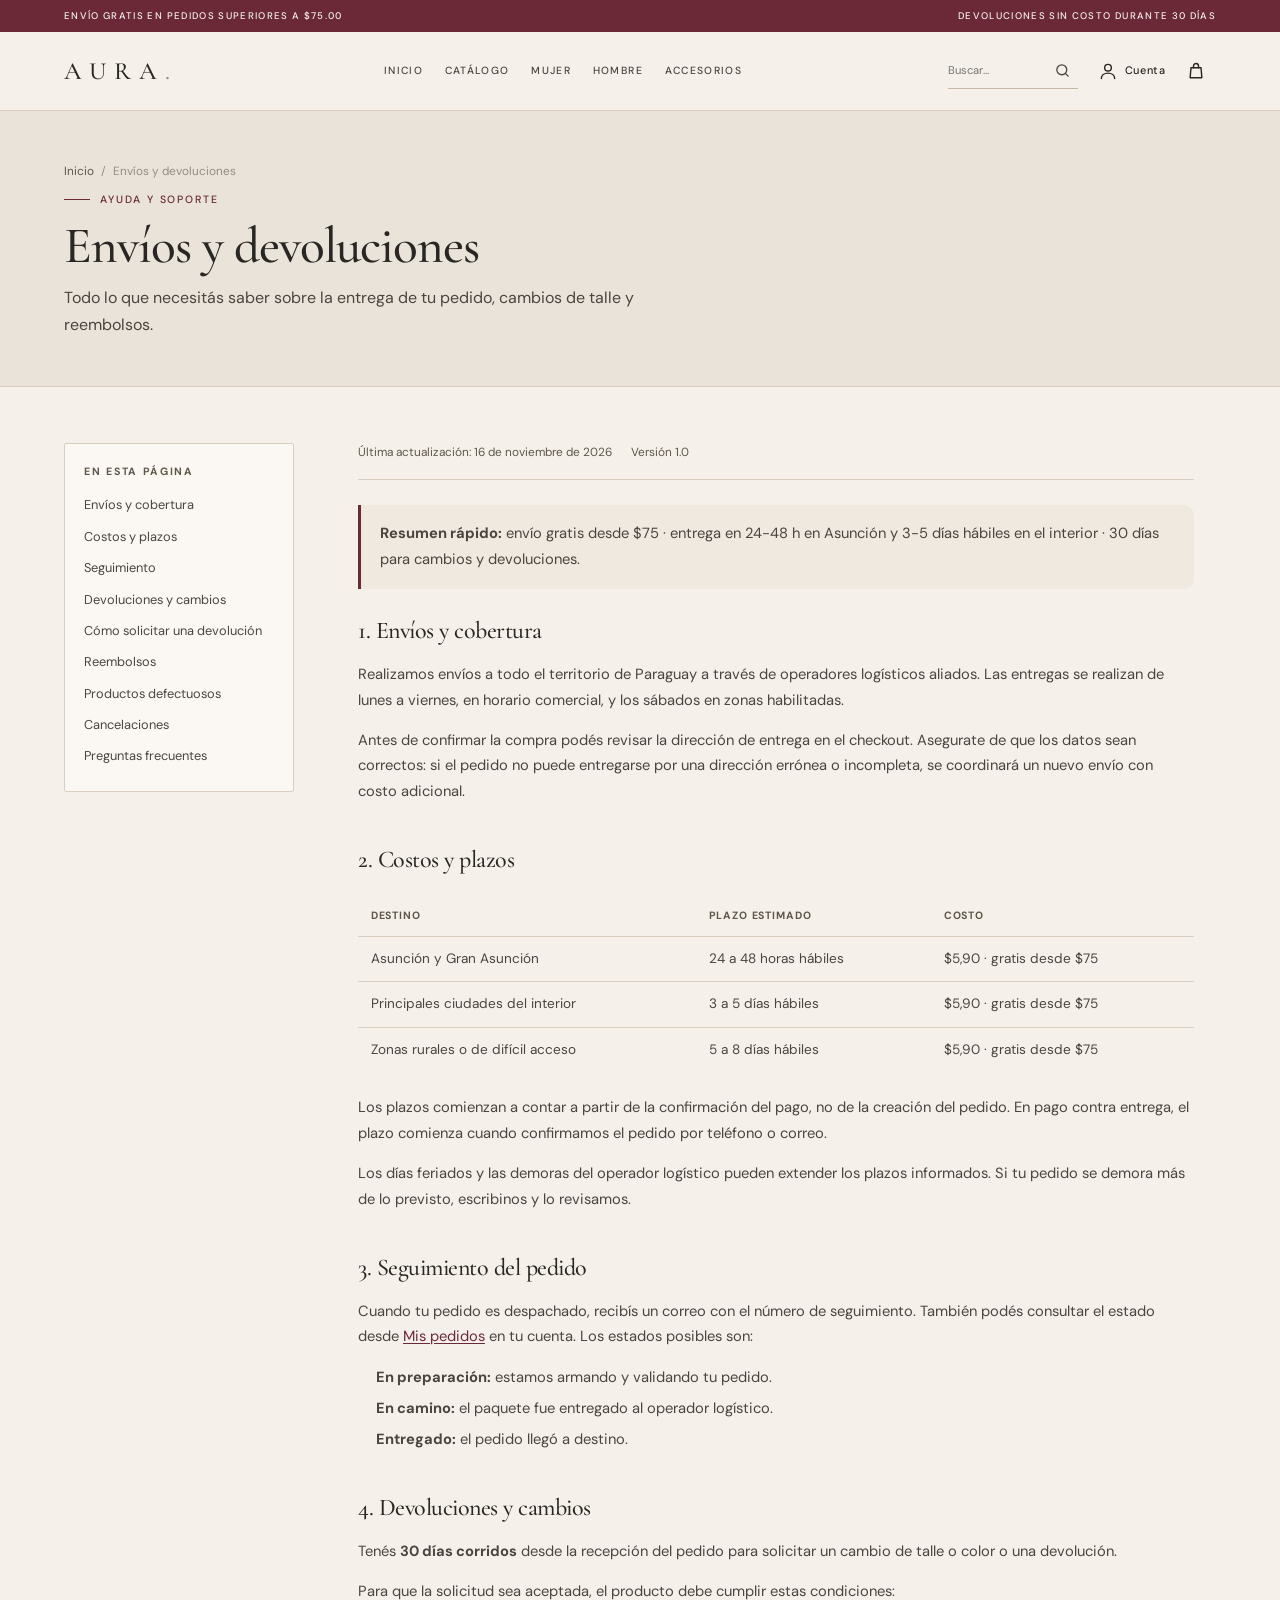
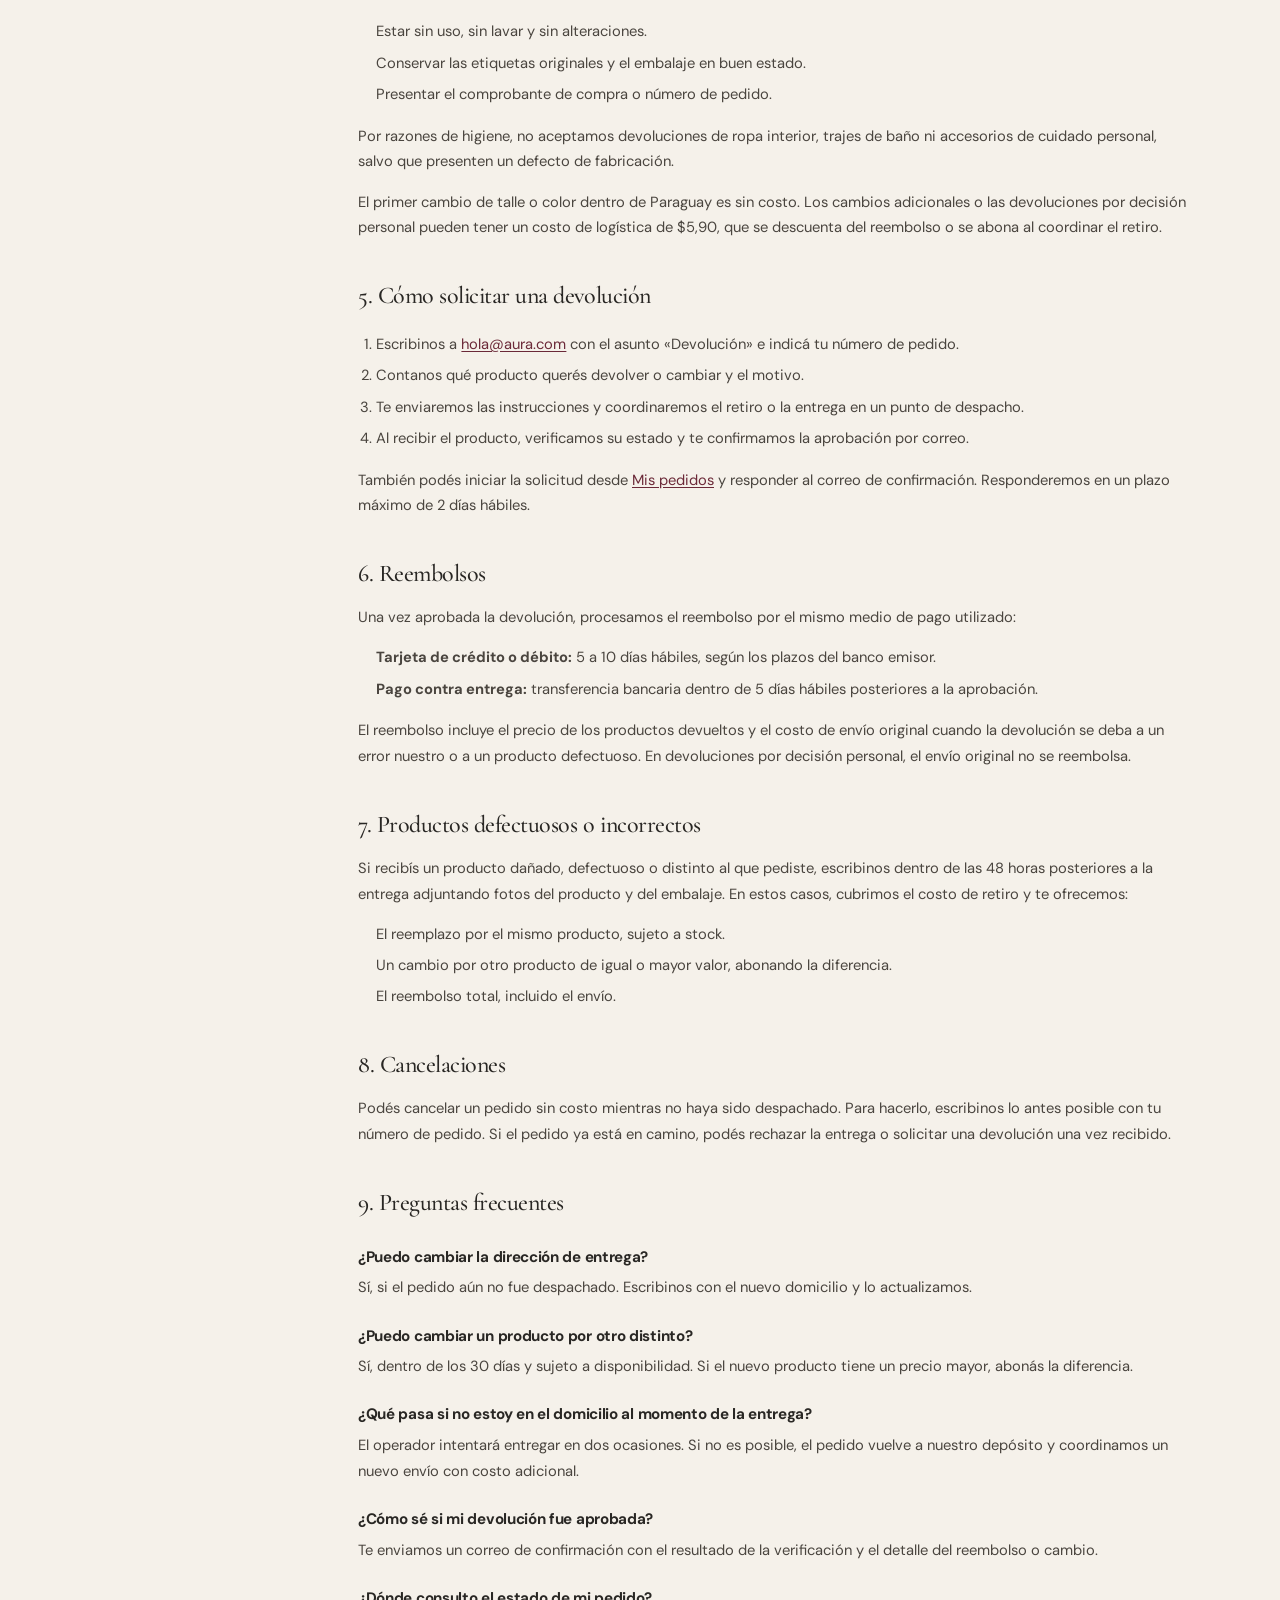
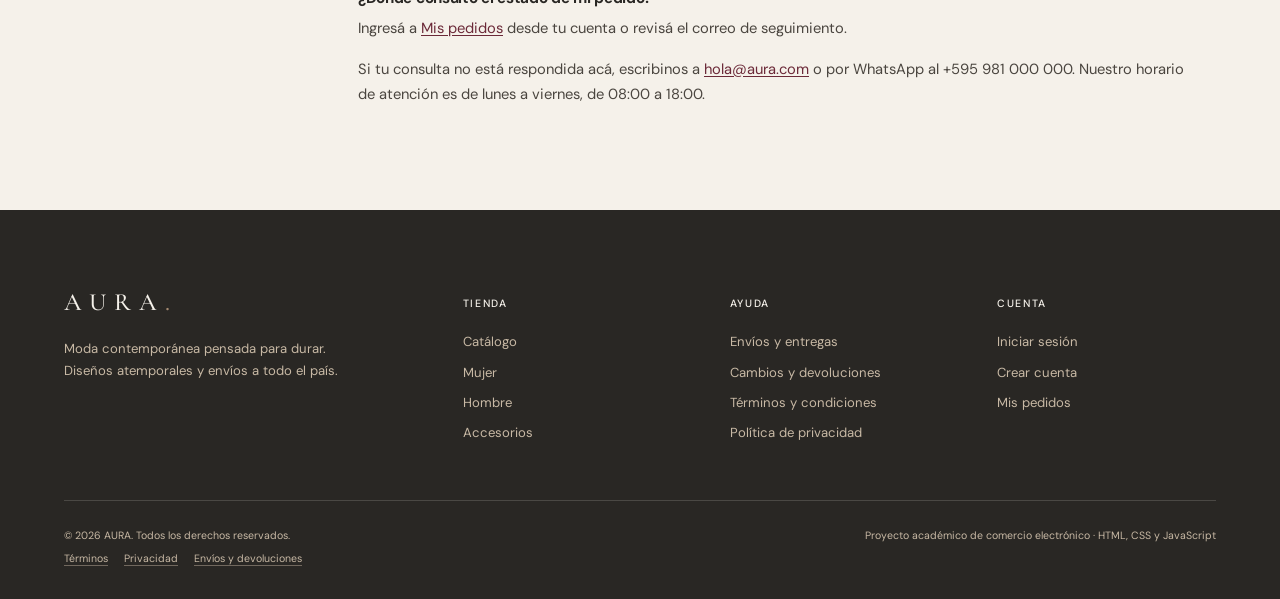
<file: envios-devoluciones.html>
<!DOCTYPE html>
<html lang="es">
<head>
  <meta charset="UTF-8">
  <meta name="viewport" content="width=device-width, initial-scale=1.0">
  <meta name="description" content="Política de envíos, entregas, cambios y devoluciones de AURA: plazos, costos y cómo solicitar un cambio o reembolso.">
  <meta name="google-site-verification" content="REEMPLAZAR_CON_CODIGO_DE_SEARCH_CONSOLE">
  <title>Envíos y devoluciones | AURA</title>
  <link rel="preload" href="assets/fonts/cormorant-garamond-latin.woff2" as="font" type="font/woff2" crossorigin>
  <link rel="preload" href="assets/fonts/dm-sans-latin.woff2" as="font" type="font/woff2" crossorigin>
  <link rel="stylesheet" href="css/styles.css">
  <link rel="stylesheet" href="css/components.css">
  <link rel="stylesheet" href="css/responsive.css">
</head>
<body data-page="legal">
  <div id="site-header"></div>

  <main>
    <section class="page-hero legal-hero">
      <div class="container">
        <nav class="breadcrumbs" aria-label="Miga de pan">
          <a href="index.html">Inicio</a><span>/</span><span>Envíos y devoluciones</span>
        </nav>
        <span class="eyebrow">Ayuda y soporte</span>
        <h1>Envíos y devoluciones</h1>
        <p>Todo lo que necesitás saber sobre la entrega de tu pedido, cambios de talle y reembolsos.</p>
      </div>
    </section>

    <section class="legal">
      <div class="container legal__layout">
        <aside class="legal__toc" aria-label="Contenido de la página">
          <h2>En esta página</h2>
          <a href="#envios">Envíos y cobertura</a>
          <a href="#costos">Costos y plazos</a>
          <a href="#seguimiento">Seguimiento</a>
          <a href="#devoluciones">Devoluciones y cambios</a>
          <a href="#proceso">Cómo solicitar una devolución</a>
          <a href="#reembolsos">Reembolsos</a>
          <a href="#defectuosos">Productos defectuosos</a>
          <a href="#cancelaciones">Cancelaciones</a>
          <a href="#preguntas">Preguntas frecuentes</a>
        </aside>

        <article class="legal__content">
          <div class="legal__meta">
            <span>Última actualización: 16 de noviembre de 2026</span>
            <span>Versión 1.0</span>
          </div>

          <div class="legal__callout">
            <p><strong>Resumen rápido:</strong> envío gratis desde $75 · entrega en 24-48 h en Asunción y 3-5 días hábiles en el interior · 30 días para cambios y devoluciones.</p>
          </div>

          <h2 id="envios">1. Envíos y cobertura</h2>
          <p>Realizamos envíos a todo el territorio de Paraguay a través de operadores logísticos aliados. Las entregas se realizan de lunes a viernes, en horario comercial, y los sábados en zonas habilitadas.</p>
          <p>Antes de confirmar la compra podés revisar la dirección de entrega en el checkout. Asegurate de que los datos sean correctos: si el pedido no puede entregarse por una dirección errónea o incompleta, se coordinará un nuevo envío con costo adicional.</p>

          <h2 id="costos">2. Costos y plazos</h2>
          <table class="legal__table">
            <thead>
              <tr><th>Destino</th><th>Plazo estimado</th><th>Costo</th></tr>
            </thead>
            <tbody>
              <tr><td>Asunción y Gran Asunción</td><td>24 a 48 horas hábiles</td><td>$5,90 · gratis desde $75</td></tr>
              <tr><td>Principales ciudades del interior</td><td>3 a 5 días hábiles</td><td>$5,90 · gratis desde $75</td></tr>
              <tr><td>Zonas rurales o de difícil acceso</td><td>5 a 8 días hábiles</td><td>$5,90 · gratis desde $75</td></tr>
            </tbody>
          </table>
          <p>Los plazos comienzan a contar a partir de la confirmación del pago, no de la creación del pedido. En pago contra entrega, el plazo comienza cuando confirmamos el pedido por teléfono o correo.</p>
          <p>Los días feriados y las demoras del operador logístico pueden extender los plazos informados. Si tu pedido se demora más de lo previsto, escribinos y lo revisamos.</p>

          <h2 id="seguimiento">3. Seguimiento del pedido</h2>
          <p>Cuando tu pedido es despachado, recibís un correo con el número de seguimiento. También podés consultar el estado desde <a href="pedidos.html">Mis pedidos</a> en tu cuenta. Los estados posibles son:</p>
          <ul>
            <li><strong>En preparación:</strong> estamos armando y validando tu pedido.</li>
            <li><strong>En camino:</strong> el paquete fue entregado al operador logístico.</li>
            <li><strong>Entregado:</strong> el pedido llegó a destino.</li>
          </ul>

          <h2 id="devoluciones">4. Devoluciones y cambios</h2>
          <p>Tenés <strong>30 días corridos</strong> desde la recepción del pedido para solicitar un cambio de talle o color o una devolución.</p>
          <p>Para que la solicitud sea aceptada, el producto debe cumplir estas condiciones:</p>
          <ul>
            <li>Estar sin uso, sin lavar y sin alteraciones.</li>
            <li>Conservar las etiquetas originales y el embalaje en buen estado.</li>
            <li>Presentar el comprobante de compra o número de pedido.</li>
          </ul>
          <p>Por razones de higiene, no aceptamos devoluciones de ropa interior, trajes de baño ni accesorios de cuidado personal, salvo que presenten un defecto de fabricación.</p>
          <p>El primer cambio de talle o color dentro de Paraguay es sin costo. Los cambios adicionales o las devoluciones por decisión personal pueden tener un costo de logística de $5,90, que se descuenta del reembolso o se abona al coordinar el retiro.</p>

          <h2 id="proceso">5. Cómo solicitar una devolución</h2>
          <ol>
            <li>Escribinos a <a href="mailto:hola@aura.com">hola@aura.com</a> con el asunto «Devolución» e indicá tu número de pedido.</li>
            <li>Contanos qué producto querés devolver o cambiar y el motivo.</li>
            <li>Te enviaremos las instrucciones y coordinaremos el retiro o la entrega en un punto de despacho.</li>
            <li>Al recibir el producto, verificamos su estado y te confirmamos la aprobación por correo.</li>
          </ol>
          <p>También podés iniciar la solicitud desde <a href="pedidos.html">Mis pedidos</a> y responder al correo de confirmación. Responderemos en un plazo máximo de 2 días hábiles.</p>

          <h2 id="reembolsos">6. Reembolsos</h2>
          <p>Una vez aprobada la devolución, procesamos el reembolso por el mismo medio de pago utilizado:</p>
          <ul>
            <li><strong>Tarjeta de crédito o débito:</strong> 5 a 10 días hábiles, según los plazos del banco emisor.</li>
            <li><strong>Pago contra entrega:</strong> transferencia bancaria dentro de 5 días hábiles posteriores a la aprobación.</li>
          </ul>
          <p>El reembolso incluye el precio de los productos devueltos y el costo de envío original cuando la devolución se deba a un error nuestro o a un producto defectuoso. En devoluciones por decisión personal, el envío original no se reembolsa.</p>

          <h2 id="defectuosos">7. Productos defectuosos o incorrectos</h2>
          <p>Si recibís un producto dañado, defectuoso o distinto al que pediste, escribinos dentro de las 48 horas posteriores a la entrega adjuntando fotos del producto y del embalaje. En estos casos, cubrimos el costo de retiro y te ofrecemos:</p>
          <ul>
            <li>El reemplazo por el mismo producto, sujeto a stock.</li>
            <li>Un cambio por otro producto de igual o mayor valor, abonando la diferencia.</li>
            <li>El reembolso total, incluido el envío.</li>
          </ul>

          <h2 id="cancelaciones">8. Cancelaciones</h2>
          <p>Podés cancelar un pedido sin costo mientras no haya sido despachado. Para hacerlo, escribinos lo antes posible con tu número de pedido. Si el pedido ya está en camino, podés rechazar la entrega o solicitar una devolución una vez recibido.</p>

          <h2 id="preguntas">9. Preguntas frecuentes</h2>
          <h3>¿Puedo cambiar la dirección de entrega?</h3>
          <p>Sí, si el pedido aún no fue despachado. Escribinos con el nuevo domicilio y lo actualizamos.</p>
          <h3>¿Puedo cambiar un producto por otro distinto?</h3>
          <p>Sí, dentro de los 30 días y sujeto a disponibilidad. Si el nuevo producto tiene un precio mayor, abonás la diferencia.</p>
          <h3>¿Qué pasa si no estoy en el domicilio al momento de la entrega?</h3>
          <p>El operador intentará entregar en dos ocasiones. Si no es posible, el pedido vuelve a nuestro depósito y coordinamos un nuevo envío con costo adicional.</p>
          <h3>¿Cómo sé si mi devolución fue aprobada?</h3>
          <p>Te enviamos un correo de confirmación con el resultado de la verificación y el detalle del reembolso o cambio.</p>
          <h3>¿Dónde consulto el estado de mi pedido?</h3>
          <p>Ingresá a <a href="pedidos.html">Mis pedidos</a> desde tu cuenta o revisá el correo de seguimiento.</p>

          <p>Si tu consulta no está respondida acá, escribinos a <a href="mailto:hola@aura.com">hola@aura.com</a> o por WhatsApp al +595 981 000 000. Nuestro horario de atención es de lunes a viernes, de 08:00 a 18:00.</p>
        </article>
      </div>
    </section>
  </main>

  <div id="site-footer"></div>

  <script src="js/site-config.js" defer></script>
  <script src="js/analytics.js" defer></script>
  <script src="js/data.js" defer></script>
  <script src="js/main.js" defer></script>
</body>
</html>
</file>
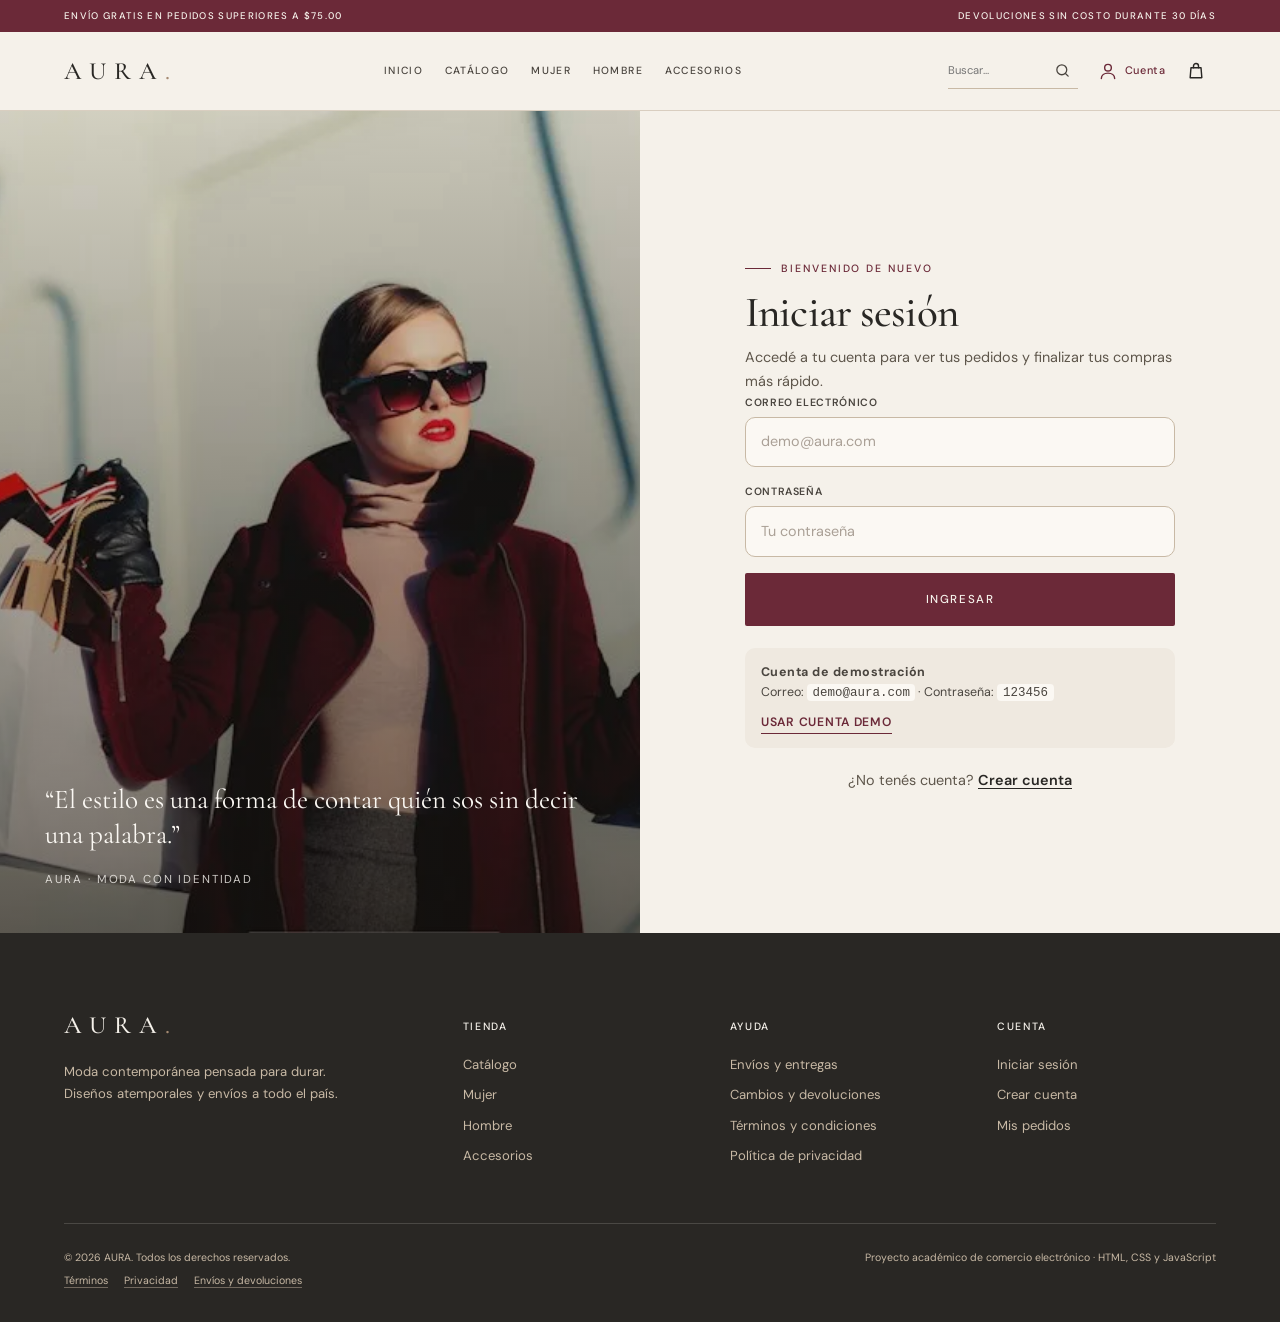
<file: login.html>
<!DOCTYPE html>
<html lang="es">
<head>
  <meta charset="UTF-8">
  <meta name="viewport" content="width=device-width, initial-scale=1.0">
  <meta name="description" content="Iniciá sesión en AURA para gestionar tus pedidos y compras.">
  <title>Iniciar sesión | AURA</title>
  <link rel="preload" href="assets/fonts/cormorant-garamond-latin.woff2" as="font" type="font/woff2" crossorigin>
  <link rel="preload" href="assets/fonts/dm-sans-latin.woff2" as="font" type="font/woff2" crossorigin>
  <link rel="stylesheet" href="css/styles.css">
  <link rel="stylesheet" href="css/components.css">
  <link rel="stylesheet" href="css/responsive.css">
  <meta name="google-site-verification" content="REEMPLAZAR_CON_CODIGO_DE_SEARCH_CONSOLE">
</head>
<body data-page="login">
  <div id="site-header"></div>

  <main>
    <section class="auth">
      <div class="auth__visual">
        <img src="assets/img/cat-mujer.webp" alt="Moda contemporánea AURA" decoding="async">
        <div class="auth__quote">
          <p>“El estilo es una forma de contar quién sos sin decir una palabra.”</p>
          <span>AURA · Moda con identidad</span>
        </div>
      </div>
      <div class="auth__panel">
        <div class="auth-card" id="auth-card">
          <span class="eyebrow">Bienvenido de nuevo</span>
          <h1>Iniciar sesión</h1>
          <p>Accedé a tu cuenta para ver tus pedidos y finalizar tus compras más rápido.</p>

          <form class="auth-form" id="login-form" novalidate>
            <div class="form-field">
              <label for="login-email">Correo electrónico</label>
              <input type="email" id="login-email" name="email" placeholder="demo@aura.com" autocomplete="email" required>
            </div>
            <div class="form-field">
              <label for="login-password">Contraseña</label>
              <input type="password" id="login-password" name="password" placeholder="Tu contraseña" autocomplete="current-password" required>
            </div>
            <p class="form-error" id="login-error"></p>
            <button class="btn btn--primary btn--full" type="submit">Ingresar</button>
          </form>

          <div class="auth-hint">
            <strong>Cuenta de demostración</strong>
            Correo: <code>demo@aura.com</code> · Contraseña: <code>123456</code>
            <button class="filter-clear" type="button" id="demo-fill" style="margin-top:0.6rem;">Usar cuenta demo</button>
          </div>

          <p class="auth-switch">¿No tenés cuenta? <a href="registro.html">Crear cuenta</a></p>
        </div>
      </div>
    </section>
  </main>

  <div id="site-footer"></div>

  <script src="js/site-config.js" defer></script>
  <script src="js/analytics.js" defer></script>
  <script src="js/data.js" defer></script>
  <script src="js/main.js" defer></script>
  <script src="js/login.js" defer></script>
</body>
</html>
</file>
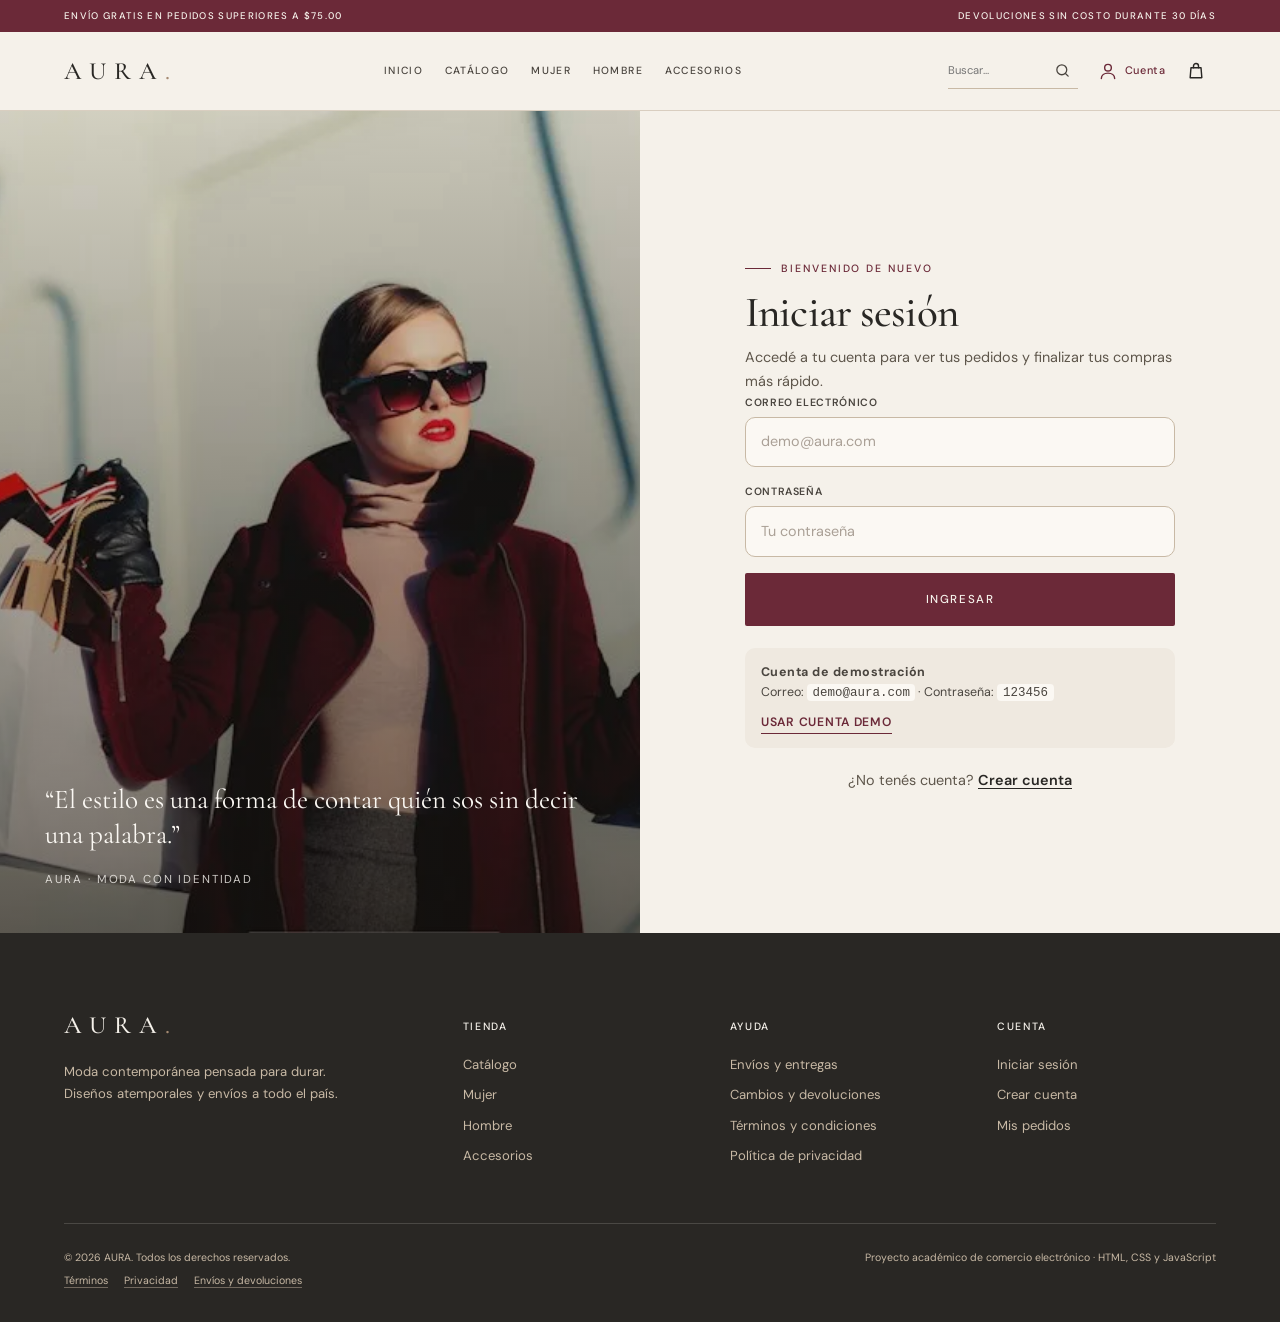
<file: pedido.html>
<!DOCTYPE html>
<html lang="es">
<head>
  <meta charset="UTF-8">
  <meta name="viewport" content="width=device-width, initial-scale=1.0">
  <meta name="description" content="Detalle y seguimiento de tu pedido en AURA.">
  <title>Detalle del pedido | AURA</title>
  <link rel="preload" href="assets/fonts/cormorant-garamond-latin.woff2" as="font" type="font/woff2" crossorigin>
  <link rel="preload" href="assets/fonts/dm-sans-latin.woff2" as="font" type="font/woff2" crossorigin>
  <link rel="stylesheet" href="css/styles.css">
  <link rel="stylesheet" href="css/components.css">
  <link rel="stylesheet" href="css/responsive.css">
  <meta name="google-site-verification" content="REEMPLAZAR_CON_CODIGO_DE_SEARCH_CONSOLE">
</head>
<body data-page="pedido">
  <div id="site-header"></div>

  <main>
    <section class="account">
      <div class="container account__layout">
        <aside class="account-nav">
          <div class="account-nav__avatar" id="account-avatar">AU</div>
          <h2 id="account-name">Mi cuenta</h2>
          <p class="account-nav__email" id="account-email"></p>
          <div class="account-nav__links">
            <a href="perfil.html">Mi perfil</a>
            <a href="pedidos.html" class="is-active">Mis pedidos</a>
            <a href="carrito.html">Mi carrito</a>
            <button type="button" id="logout-button">Cerrar sesión</button>
          </div>
        </aside>

        <div class="account-panel">
          <div class="panel-card">
            <div class="panel-card__head">
              <div>
                <h1 id="order-title">Detalle del pedido</h1>
                <p id="order-subtitle"></p>
              </div>
              <a class="btn btn--ghost btn--sm" href="pedidos.html">Volver a mis pedidos</a>
            </div>
            <div id="order-detail-content" class="order-detail"></div>
          </div>
        </div>
      </div>
    </section>
  </main>

  <div id="site-footer"></div>

  <script src="js/site-config.js" defer></script>
  <script src="js/analytics.js" defer></script>
  <script src="js/data.js" defer></script>
  <script src="js/main.js" defer></script>
  <script src="js/pedido.js" defer></script>
</body>
</html>
</file>
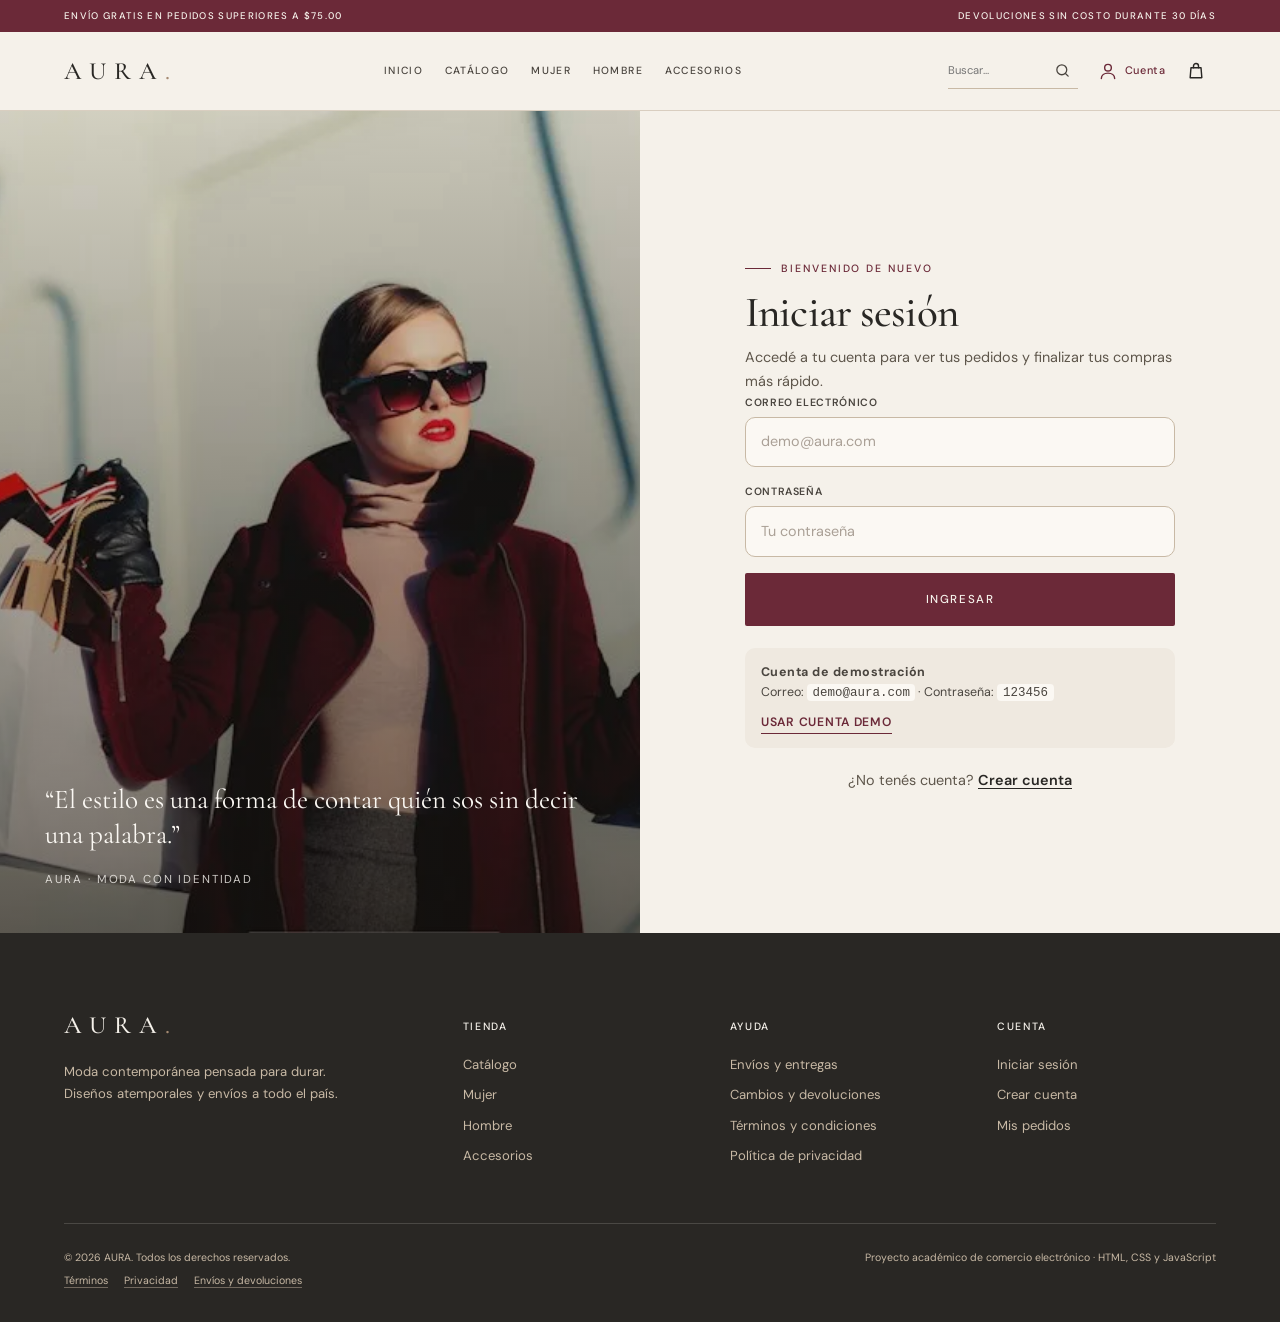
<file: pedidos.html>
<!DOCTYPE html>
<html lang="es">
<head>
  <meta charset="UTF-8">
  <meta name="viewport" content="width=device-width, initial-scale=1.0">
  <meta name="description" content="Historial y seguimiento de tus pedidos en AURA.">
  <title>Mis pedidos | AURA</title>
  <link rel="preload" href="assets/fonts/cormorant-garamond-latin.woff2" as="font" type="font/woff2" crossorigin>
  <link rel="preload" href="assets/fonts/dm-sans-latin.woff2" as="font" type="font/woff2" crossorigin>
  <link rel="stylesheet" href="css/styles.css">
  <link rel="stylesheet" href="css/components.css">
  <link rel="stylesheet" href="css/responsive.css">
  <meta name="google-site-verification" content="REEMPLAZAR_CON_CODIGO_DE_SEARCH_CONSOLE">
</head>
<body data-page="pedidos">
  <div id="site-header"></div>

  <main>
    <section class="account">
      <div class="container account__layout">
        <aside class="account-nav">
          <div class="account-nav__avatar" id="account-avatar">AU</div>
          <h2 id="account-name">Mi cuenta</h2>
          <p class="account-nav__email" id="account-email"></p>
          <div class="account-nav__links">
            <a href="perfil.html">Mi perfil</a>
            <a href="pedidos.html" class="is-active">Mis pedidos</a>
            <a href="carrito.html">Mi carrito</a>
            <button type="button" id="logout-button">Cerrar sesión</button>
          </div>
        </aside>

        <div class="account-panel">
          <div class="panel-card">
            <div class="panel-card__head">
              <div>
                <h1>Mis pedidos</h1>
                <p>Consultá el estado y el detalle de todas tus compras.</p>
              </div>
              <a class="btn btn--ghost btn--sm" href="catalogo.html">Seguir comprando</a>
            </div>
            <div id="orders-content"></div>
          </div>
        </div>
      </div>
    </section>
  </main>

  <div id="site-footer"></div>

  <script src="js/site-config.js" defer></script>
  <script src="js/analytics.js" defer></script>
  <script src="js/data.js" defer></script>
  <script src="js/main.js" defer></script>
  <script src="js/pedidos.js" defer></script>
</body>
</html>
</file>
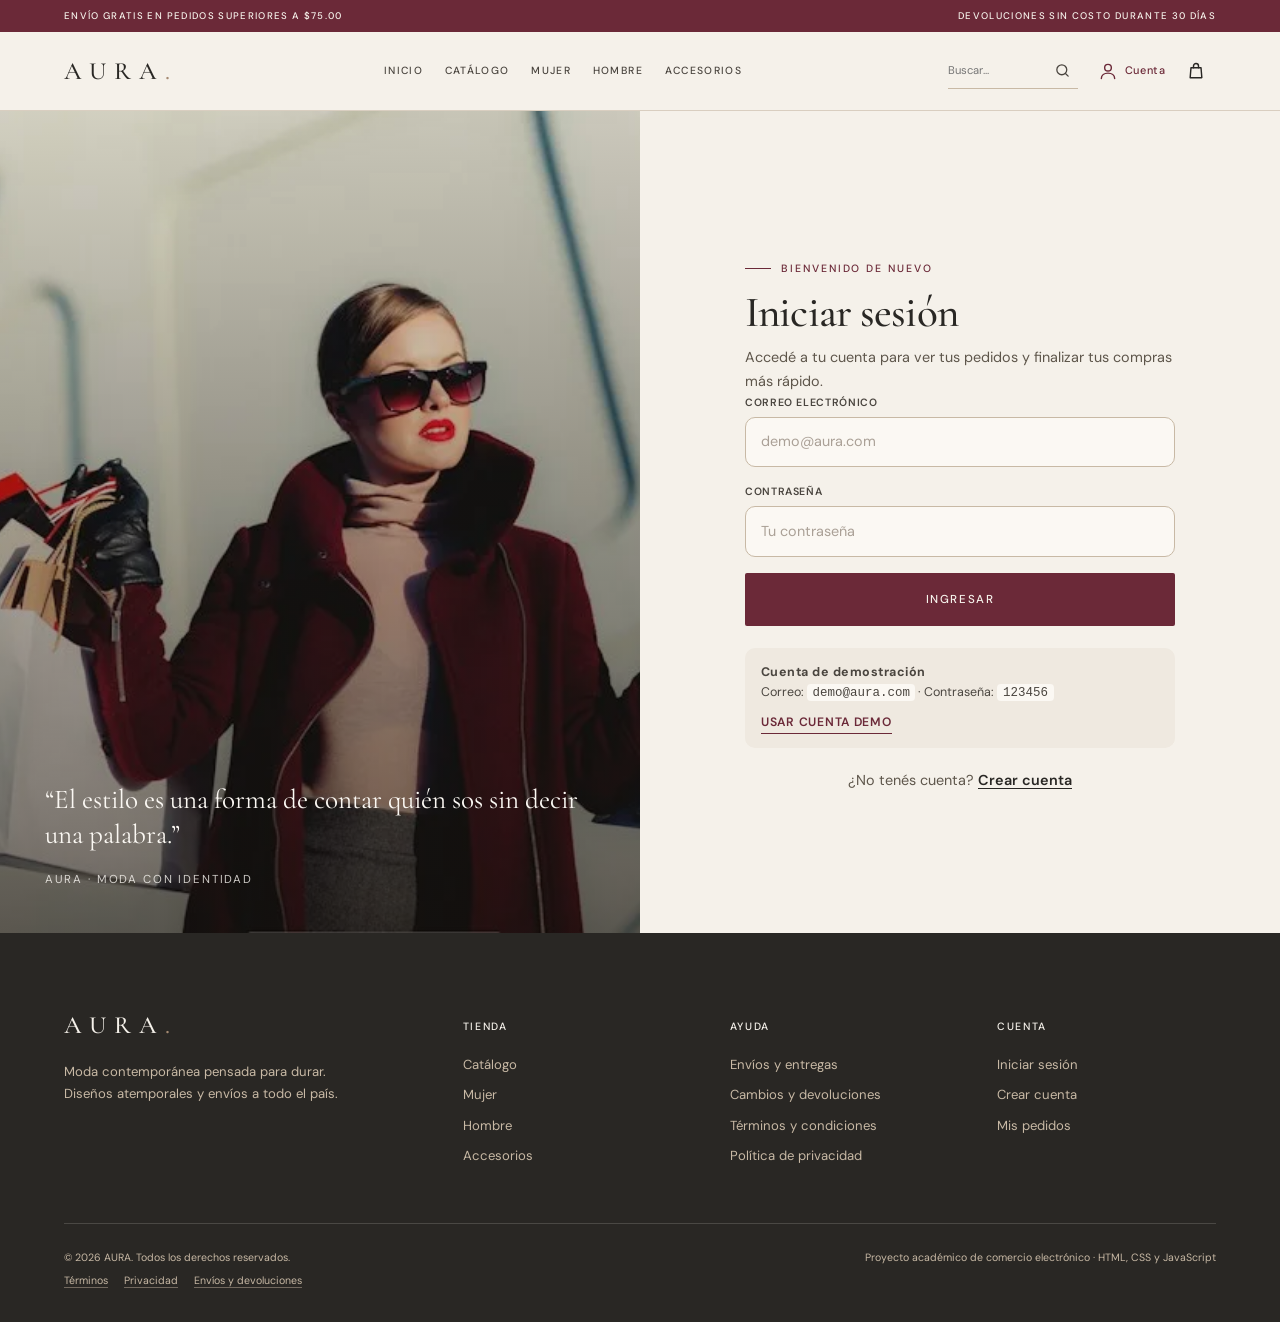
<file: perfil.html>
<!DOCTYPE html>
<html lang="es">
<head>
  <meta charset="UTF-8">
  <meta name="viewport" content="width=device-width, initial-scale=1.0">
  <meta name="description" content="Perfil de usuario de AURA. Gestioná tus datos personales y de envío.">
  <title>Mi perfil | AURA</title>
  <link rel="preload" href="assets/fonts/cormorant-garamond-latin.woff2" as="font" type="font/woff2" crossorigin>
  <link rel="preload" href="assets/fonts/dm-sans-latin.woff2" as="font" type="font/woff2" crossorigin>
  <link rel="stylesheet" href="css/styles.css">
  <link rel="stylesheet" href="css/components.css">
  <link rel="stylesheet" href="css/responsive.css">
  <meta name="google-site-verification" content="REEMPLAZAR_CON_CODIGO_DE_SEARCH_CONSOLE">
</head>
<body data-page="perfil">
  <div id="site-header"></div>

  <main>
    <section class="account">
      <div class="container account__layout">
        <aside class="account-nav">
          <div class="account-nav__avatar" id="account-avatar">AU</div>
          <h2 id="account-name">Mi cuenta</h2>
          <p class="account-nav__email" id="account-email"></p>
          <div class="account-nav__links">
            <a href="perfil.html" class="is-active">Mi perfil</a>
            <a href="pedidos.html">Mis pedidos</a>
            <a href="carrito.html">Mi carrito</a>
            <button type="button" id="logout-button">Cerrar sesión</button>
          </div>
        </aside>

        <div class="account-panel">
          <div class="panel-card">
            <div class="panel-card__head">
              <div>
                <h1>Mi perfil</h1>
                <p>Resumen de tu actividad en AURA.</p>
              </div>
              <a class="btn btn--ghost btn--sm" href="pedidos.html">Ver mis pedidos</a>
            </div>
            <div class="stats-grid" id="profile-stats"></div>
          </div>

          <div class="panel-card">
            <div class="panel-card__head">
              <div>
                <h2>Datos personales</h2>
                <p>Estos datos se utilizan para agilizar tus compras y envíos.</p>
              </div>
            </div>
            <form class="auth-form" id="profile-form" novalidate>
              <div class="form-row">
                <div class="form-field">
                  <label for="profile-name">Nombre completo</label>
                  <input type="text" id="profile-name" name="name" autocomplete="name" required>
                </div>
                <div class="form-field">
                  <label for="profile-email">Correo electrónico</label>
                  <input type="email" id="profile-email" name="email" autocomplete="email" readonly>
                </div>
                <div class="form-field">
                  <label for="profile-phone">Teléfono</label>
                  <input type="tel" id="profile-phone" name="phone" placeholder="+595 981 000 000" autocomplete="tel">
                </div>
                <div class="form-field">
                  <label for="profile-city">Ciudad</label>
                  <input type="text" id="profile-city" name="city" placeholder="Ciudad del Este" autocomplete="address-level2">
                </div>
                <div class="form-field form-field--full">
                  <label for="profile-address">Dirección</label>
                  <input type="text" id="profile-address" name="address" placeholder="Av. Central 245, Apto 3B" autocomplete="street-address">
                </div>
                <div class="form-field form-field--full">
                  <label for="profile-country">País</label>
                  <select id="profile-country" name="country" autocomplete="country-name">
                    <option value="Paraguay">Paraguay</option>
                    <option value="Argentina">Argentina</option>
                    <option value="Brasil">Brasil</option>
                    <option value="Uruguay">Uruguay</option>
                    <option value="Chile">Chile</option>
                    <option value="Bolivia">Bolivia</option>
                  </select>
                </div>
              </div>
              <p class="form-error" id="profile-error"></p>
              <button class="btn btn--primary" type="submit">Guardar cambios</button>
            </form>
          </div>
        </div>
      </div>
    </section>
  </main>

  <div id="site-footer"></div>

  <script src="js/site-config.js" defer></script>
  <script src="js/analytics.js" defer></script>
  <script src="js/data.js" defer></script>
  <script src="js/main.js" defer></script>
  <script src="js/perfil.js" defer></script>
</body>
</html>
</file>
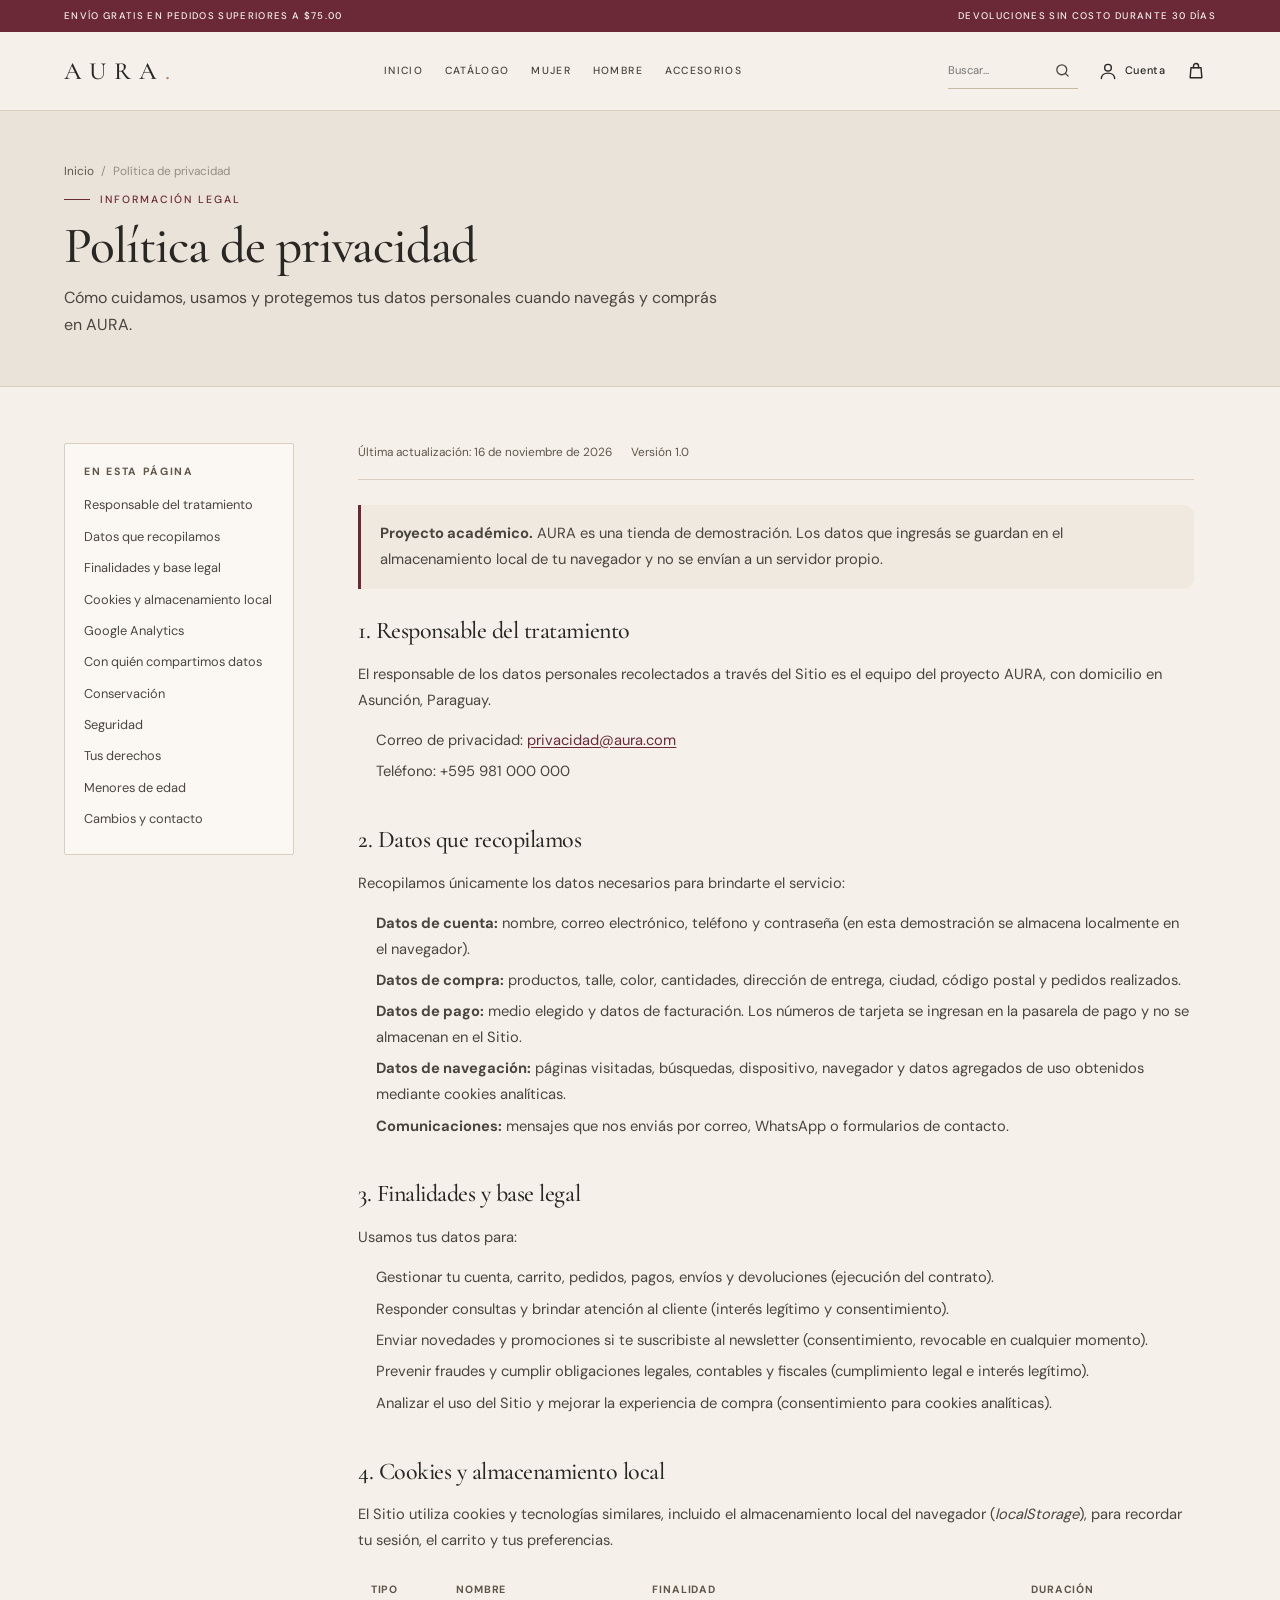
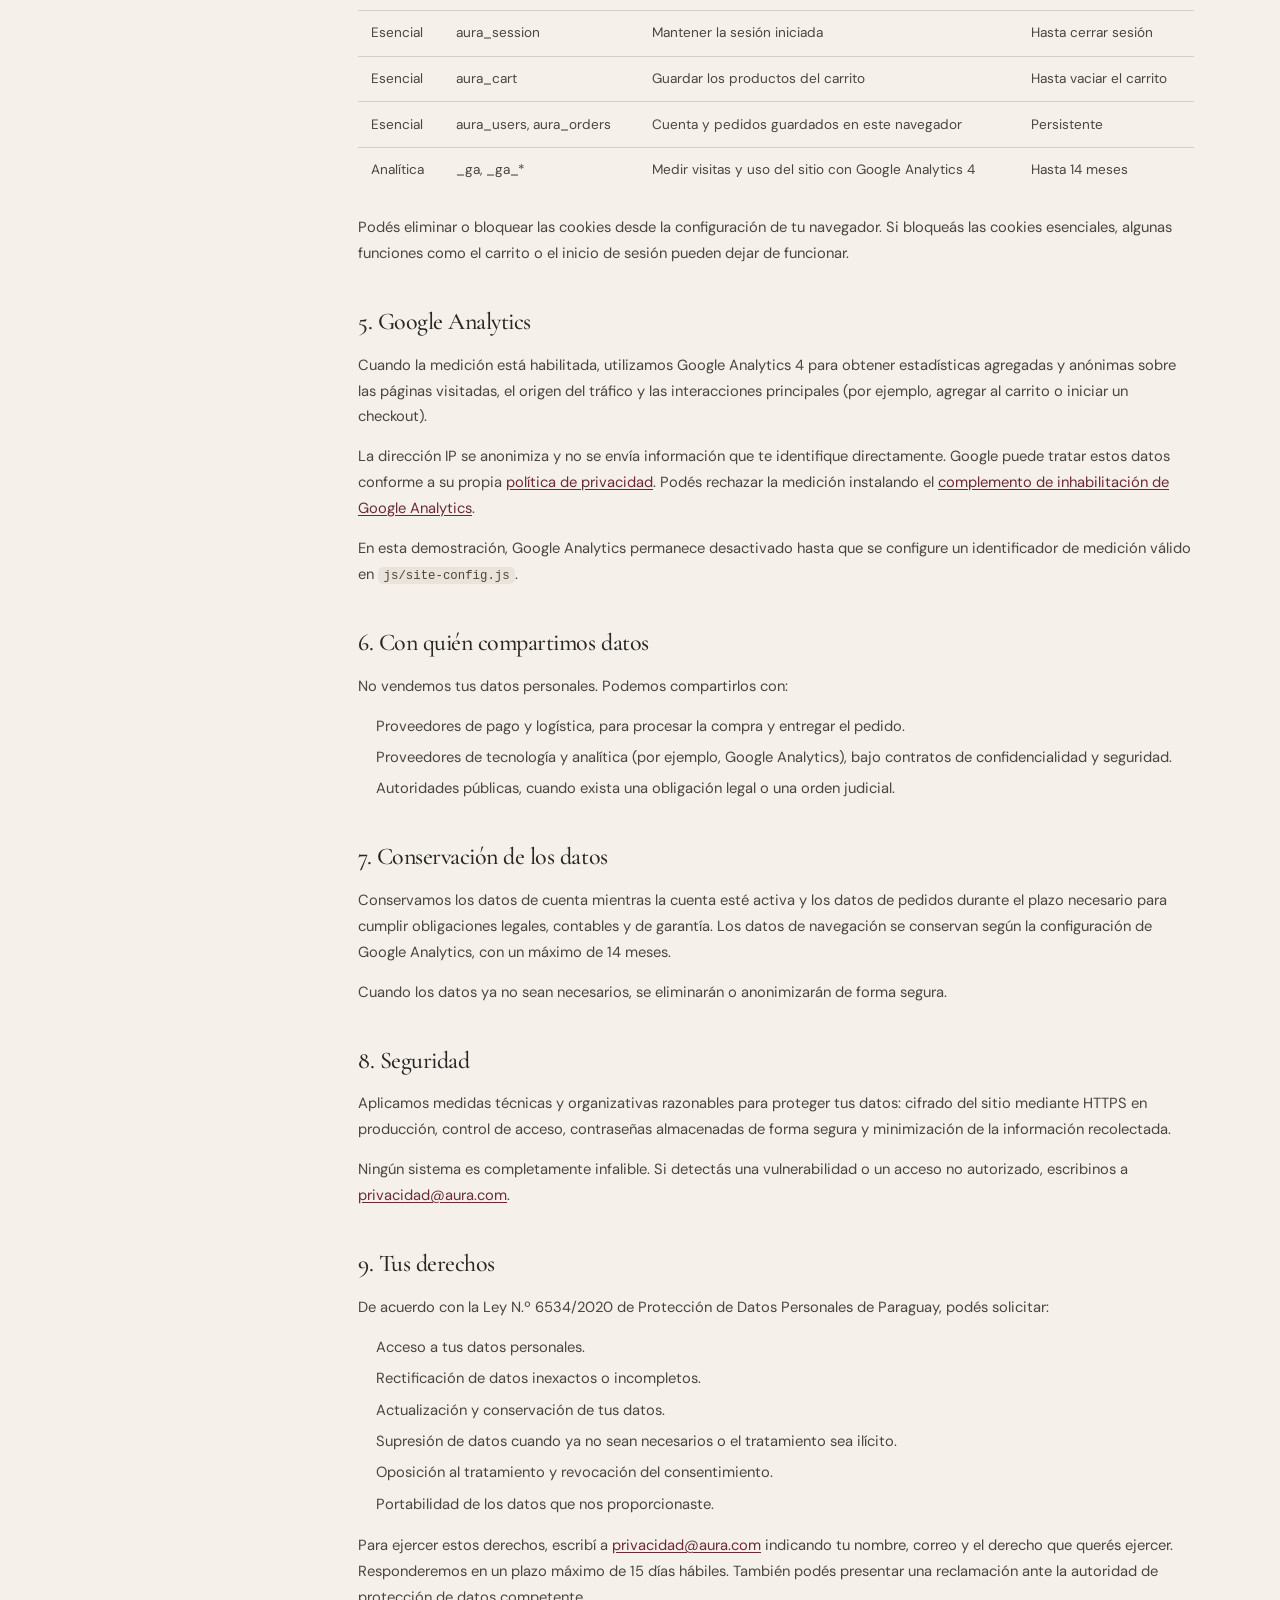
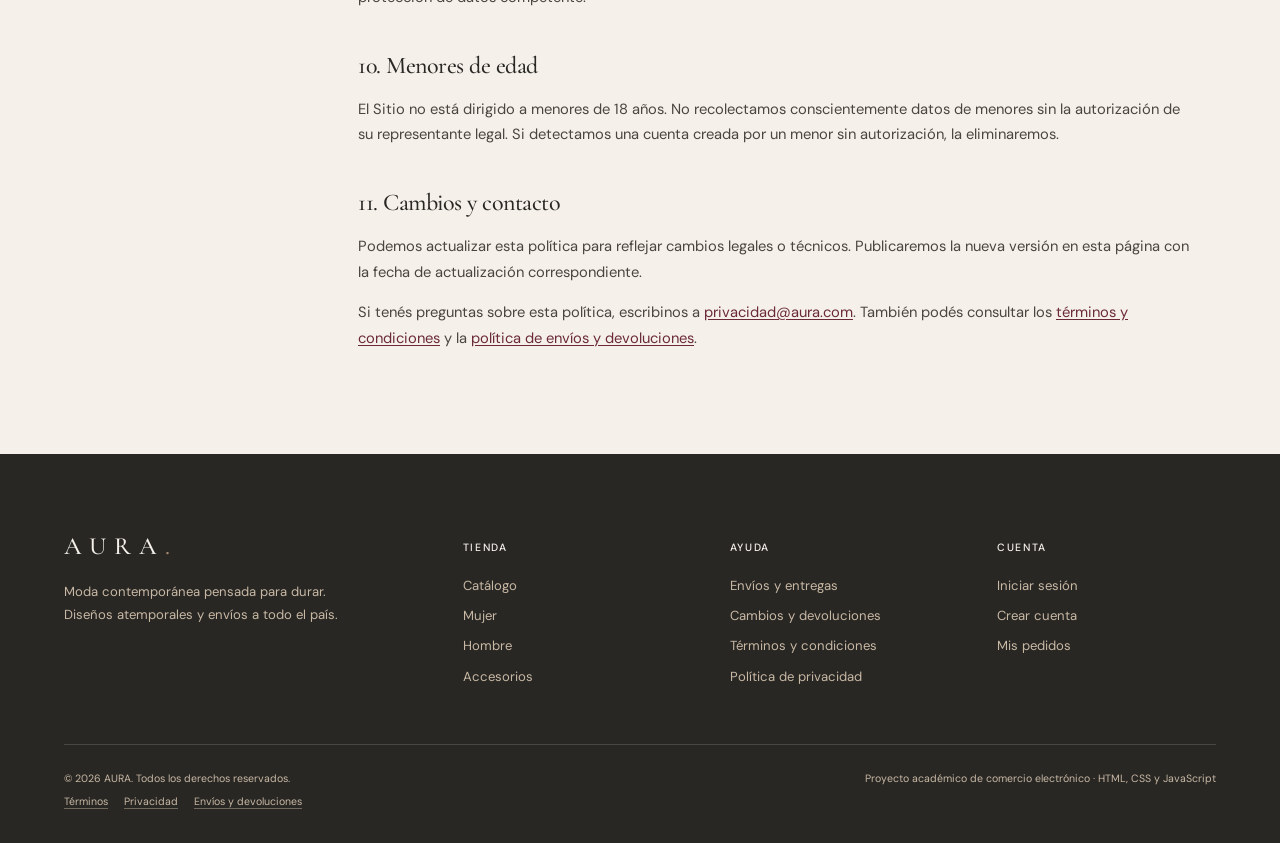
<file: privacidad.html>
<!DOCTYPE html>
<html lang="es">
<head>
  <meta charset="UTF-8">
  <meta name="viewport" content="width=device-width, initial-scale=1.0">
  <meta name="description" content="Política de privacidad de AURA: qué datos recopilamos, cómo los usamos y cómo podés ejercer tus derechos.">
  <meta name="google-site-verification" content="REEMPLAZAR_CON_CODIGO_DE_SEARCH_CONSOLE">
  <title>Política de privacidad | AURA</title>
  <link rel="preload" href="assets/fonts/cormorant-garamond-latin.woff2" as="font" type="font/woff2" crossorigin>
  <link rel="preload" href="assets/fonts/dm-sans-latin.woff2" as="font" type="font/woff2" crossorigin>
  <link rel="stylesheet" href="css/styles.css">
  <link rel="stylesheet" href="css/components.css">
  <link rel="stylesheet" href="css/responsive.css">
</head>
<body data-page="legal">
  <div id="site-header"></div>

  <main>
    <section class="page-hero legal-hero">
      <div class="container">
        <nav class="breadcrumbs" aria-label="Miga de pan">
          <a href="index.html">Inicio</a><span>/</span><span>Política de privacidad</span>
        </nav>
        <span class="eyebrow">Información legal</span>
        <h1>Política de privacidad</h1>
        <p>Cómo cuidamos, usamos y protegemos tus datos personales cuando navegás y comprás en AURA.</p>
      </div>
    </section>

    <section class="legal">
      <div class="container legal__layout">
        <aside class="legal__toc" aria-label="Contenido de la página">
          <h2>En esta página</h2>
          <a href="#responsable">Responsable del tratamiento</a>
          <a href="#datos">Datos que recopilamos</a>
          <a href="#finalidades">Finalidades y base legal</a>
          <a href="#cookies">Cookies y almacenamiento local</a>
          <a href="#analytics">Google Analytics</a>
          <a href="#compartir">Con quién compartimos datos</a>
          <a href="#conservacion">Conservación</a>
          <a href="#seguridad">Seguridad</a>
          <a href="#derechos">Tus derechos</a>
          <a href="#menores">Menores de edad</a>
          <a href="#cambios">Cambios y contacto</a>
        </aside>

        <article class="legal__content">
          <div class="legal__meta">
            <span>Última actualización: 16 de noviembre de 2026</span>
            <span>Versión 1.0</span>
          </div>

          <div class="legal__callout">
            <p><strong>Proyecto académico.</strong> AURA es una tienda de demostración. Los datos que ingresás se guardan en el almacenamiento local de tu navegador y no se envían a un servidor propio.</p>
          </div>

          <h2 id="responsable">1. Responsable del tratamiento</h2>
          <p>El responsable de los datos personales recolectados a través del Sitio es el equipo del proyecto AURA, con domicilio en Asunción, Paraguay.</p>
          <ul>
            <li>Correo de privacidad: <a href="mailto:privacidad@aura.com">privacidad@aura.com</a></li>
            <li>Teléfono: +595 981 000 000</li>
          </ul>

          <h2 id="datos">2. Datos que recopilamos</h2>
          <p>Recopilamos únicamente los datos necesarios para brindarte el servicio:</p>
          <ul>
            <li><strong>Datos de cuenta:</strong> nombre, correo electrónico, teléfono y contraseña (en esta demostración se almacena localmente en el navegador).</li>
            <li><strong>Datos de compra:</strong> productos, talle, color, cantidades, dirección de entrega, ciudad, código postal y pedidos realizados.</li>
            <li><strong>Datos de pago:</strong> medio elegido y datos de facturación. Los números de tarjeta se ingresan en la pasarela de pago y no se almacenan en el Sitio.</li>
            <li><strong>Datos de navegación:</strong> páginas visitadas, búsquedas, dispositivo, navegador y datos agregados de uso obtenidos mediante cookies analíticas.</li>
            <li><strong>Comunicaciones:</strong> mensajes que nos enviás por correo, WhatsApp o formularios de contacto.</li>
          </ul>

          <h2 id="finalidades">3. Finalidades y base legal</h2>
          <p>Usamos tus datos para:</p>
          <ul>
            <li>Gestionar tu cuenta, carrito, pedidos, pagos, envíos y devoluciones (ejecución del contrato).</li>
            <li>Responder consultas y brindar atención al cliente (interés legítimo y consentimiento).</li>
            <li>Enviar novedades y promociones si te suscribiste al newsletter (consentimiento, revocable en cualquier momento).</li>
            <li>Prevenir fraudes y cumplir obligaciones legales, contables y fiscales (cumplimiento legal e interés legítimo).</li>
            <li>Analizar el uso del Sitio y mejorar la experiencia de compra (consentimiento para cookies analíticas).</li>
          </ul>

          <h2 id="cookies">4. Cookies y almacenamiento local</h2>
          <p>El Sitio utiliza cookies y tecnologías similares, incluido el almacenamiento local del navegador (<em>localStorage</em>), para recordar tu sesión, el carrito y tus preferencias.</p>
          <table class="legal__table">
            <thead>
              <tr><th>Tipo</th><th>Nombre</th><th>Finalidad</th><th>Duración</th></tr>
            </thead>
            <tbody>
              <tr><td>Esencial</td><td>aura_session</td><td>Mantener la sesión iniciada</td><td>Hasta cerrar sesión</td></tr>
              <tr><td>Esencial</td><td>aura_cart</td><td>Guardar los productos del carrito</td><td>Hasta vaciar el carrito</td></tr>
              <tr><td>Esencial</td><td>aura_users, aura_orders</td><td>Cuenta y pedidos guardados en este navegador</td><td>Persistente</td></tr>
              <tr><td>Analítica</td><td>_ga, _ga_*</td><td>Medir visitas y uso del sitio con Google Analytics 4</td><td>Hasta 14 meses</td></tr>
            </tbody>
          </table>
          <p>Podés eliminar o bloquear las cookies desde la configuración de tu navegador. Si bloqueás las cookies esenciales, algunas funciones como el carrito o el inicio de sesión pueden dejar de funcionar.</p>

          <h2 id="analytics">5. Google Analytics</h2>
          <p>Cuando la medición está habilitada, utilizamos Google Analytics 4 para obtener estadísticas agregadas y anónimas sobre las páginas visitadas, el origen del tráfico y las interacciones principales (por ejemplo, agregar al carrito o iniciar un checkout).</p>
          <p>La dirección IP se anonimiza y no se envía información que te identifique directamente. Google puede tratar estos datos conforme a su propia <a href="https://policies.google.com/privacy" target="_blank" rel="noopener">política de privacidad</a>. Podés rechazar la medición instalando el <a href="https://tools.google.com/dlpage/gaoptout" target="_blank" rel="noopener">complemento de inhabilitación de Google Analytics</a>.</p>
          <p>En esta demostración, Google Analytics permanece desactivado hasta que se configure un identificador de medición válido en <code>js/site-config.js</code>.</p>

          <h2 id="compartir">6. Con quién compartimos datos</h2>
          <p>No vendemos tus datos personales. Podemos compartirlos con:</p>
          <ul>
            <li>Proveedores de pago y logística, para procesar la compra y entregar el pedido.</li>
            <li>Proveedores de tecnología y analítica (por ejemplo, Google Analytics), bajo contratos de confidencialidad y seguridad.</li>
            <li>Autoridades públicas, cuando exista una obligación legal o una orden judicial.</li>
          </ul>

          <h2 id="conservacion">7. Conservación de los datos</h2>
          <p>Conservamos los datos de cuenta mientras la cuenta esté activa y los datos de pedidos durante el plazo necesario para cumplir obligaciones legales, contables y de garantía. Los datos de navegación se conservan según la configuración de Google Analytics, con un máximo de 14 meses.</p>
          <p>Cuando los datos ya no sean necesarios, se eliminarán o anonimizarán de forma segura.</p>

          <h2 id="seguridad">8. Seguridad</h2>
          <p>Aplicamos medidas técnicas y organizativas razonables para proteger tus datos: cifrado del sitio mediante HTTPS en producción, control de acceso, contraseñas almacenadas de forma segura y minimización de la información recolectada.</p>
          <p>Ningún sistema es completamente infalible. Si detectás una vulnerabilidad o un acceso no autorizado, escribinos a <a href="mailto:privacidad@aura.com">privacidad@aura.com</a>.</p>

          <h2 id="derechos">9. Tus derechos</h2>
          <p>De acuerdo con la Ley N.º 6534/2020 de Protección de Datos Personales de Paraguay, podés solicitar:</p>
          <ul>
            <li>Acceso a tus datos personales.</li>
            <li>Rectificación de datos inexactos o incompletos.</li>
            <li>Actualización y conservación de tus datos.</li>
            <li>Supresión de datos cuando ya no sean necesarios o el tratamiento sea ilícito.</li>
            <li>Oposición al tratamiento y revocación del consentimiento.</li>
            <li>Portabilidad de los datos que nos proporcionaste.</li>
          </ul>
          <p>Para ejercer estos derechos, escribí a <a href="mailto:privacidad@aura.com">privacidad@aura.com</a> indicando tu nombre, correo y el derecho que querés ejercer. Responderemos en un plazo máximo de 15 días hábiles. También podés presentar una reclamación ante la autoridad de protección de datos competente.</p>

          <h2 id="menores">10. Menores de edad</h2>
          <p>El Sitio no está dirigido a menores de 18 años. No recolectamos conscientemente datos de menores sin la autorización de su representante legal. Si detectamos una cuenta creada por un menor sin autorización, la eliminaremos.</p>

          <h2 id="cambios">11. Cambios y contacto</h2>
          <p>Podemos actualizar esta política para reflejar cambios legales o técnicos. Publicaremos la nueva versión en esta página con la fecha de actualización correspondiente.</p>
          <p>Si tenés preguntas sobre esta política, escribinos a <a href="mailto:privacidad@aura.com">privacidad@aura.com</a>. También podés consultar los <a href="terminos.html">términos y condiciones</a> y la <a href="envios-devoluciones.html">política de envíos y devoluciones</a>.</p>
        </article>
      </div>
    </section>
  </main>

  <div id="site-footer"></div>

  <script src="js/site-config.js" defer></script>
  <script src="js/analytics.js" defer></script>
  <script src="js/data.js" defer></script>
  <script src="js/main.js" defer></script>
</body>
</html>
</file>
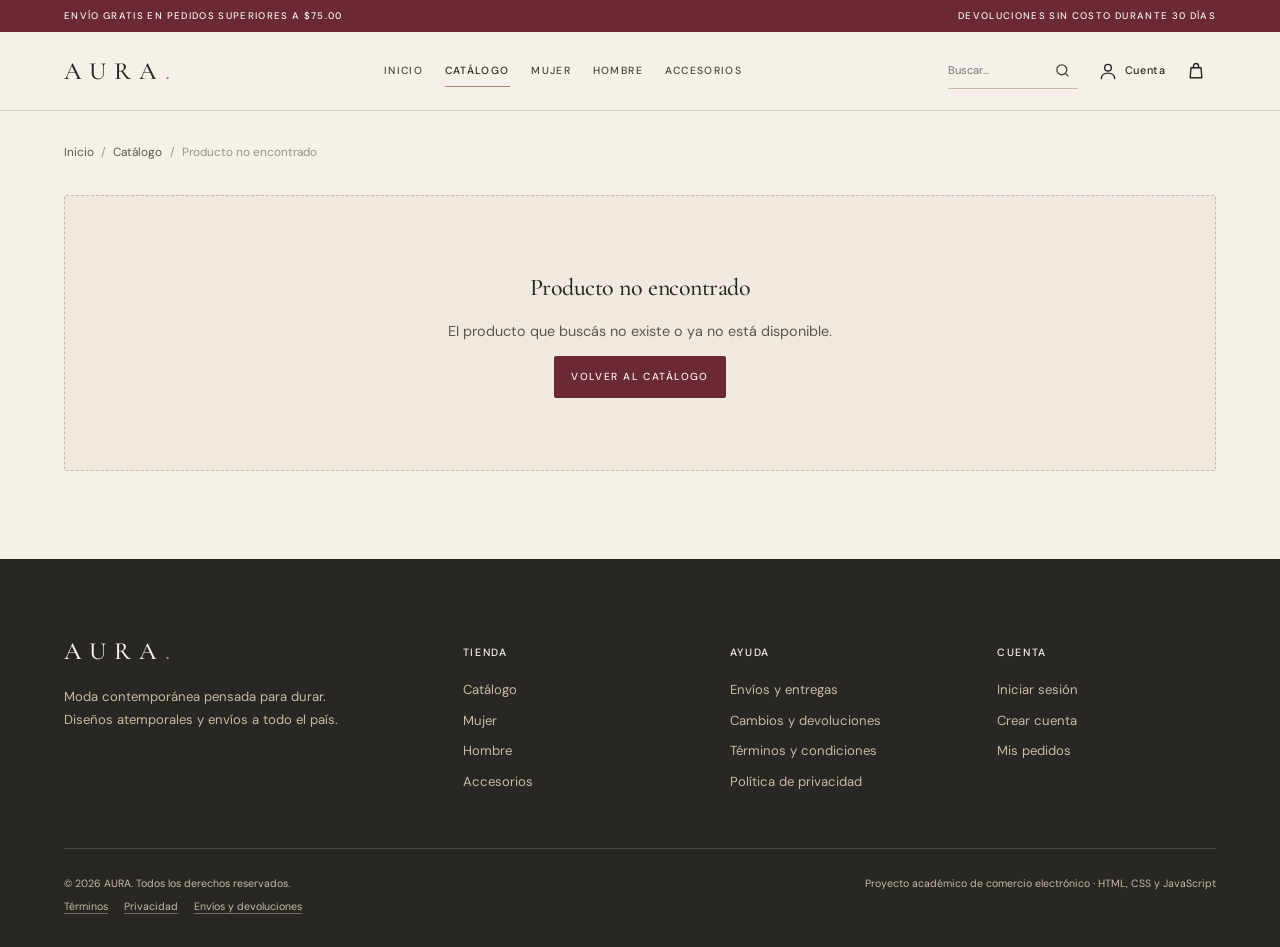
<file: producto.html>
<!DOCTYPE html>
<html lang="es">
<head>
  <meta charset="UTF-8">
  <meta name="viewport" content="width=device-width, initial-scale=1.0">
  <meta name="description" content="Detalle del producto en AURA. Elegí talle, color y agregá al carrito.">
  <title>Producto | AURA</title>
  <link rel="preload" href="assets/fonts/cormorant-garamond-latin.woff2" as="font" type="font/woff2" crossorigin>
  <link rel="preload" href="assets/fonts/dm-sans-latin.woff2" as="font" type="font/woff2" crossorigin>
  <link rel="stylesheet" href="css/styles.css">
  <link rel="stylesheet" href="css/components.css">
  <link rel="stylesheet" href="css/responsive.css">
  <meta name="google-site-verification" content="REEMPLAZAR_CON_CODIGO_DE_SEARCH_CONSOLE">
</head>
<body data-page="producto">
  <div id="site-header"></div>

  <main>
    <section class="product-detail">
      <div class="container">
        <nav class="breadcrumbs" id="breadcrumbs" aria-label="Miga de pan"></nav>
        <div id="product-detail"></div>
      </div>
    </section>

    <section class="section section--tight hidden" id="related-section">
      <div class="container">
        <div class="section-head">
          <div>
            <span class="eyebrow">Completá tu look</span>
            <h2>También te puede gustar</h2>
          </div>
          <a class="link-arrow" href="catalogo.html">Ver catálogo
            <svg viewBox="0 0 24 24" fill="none" stroke="currentColor" stroke-width="1.8" stroke-linecap="round" stroke-linejoin="round" aria-hidden="true"><path d="M5 12h14"/><path d="m13 6 6 6-6 6"/></svg>
          </a>
        </div>
        <div class="products-grid" id="related-grid"></div>
      </div>
    </section>
  </main>

  <div id="site-footer"></div>

  <script src="js/site-config.js" defer></script>
  <script src="js/analytics.js" defer></script>
  <script src="js/data.js" defer></script>
  <script src="js/main.js" defer></script>
  <script src="js/producto.js" defer></script>
</body>
</html>
</file>
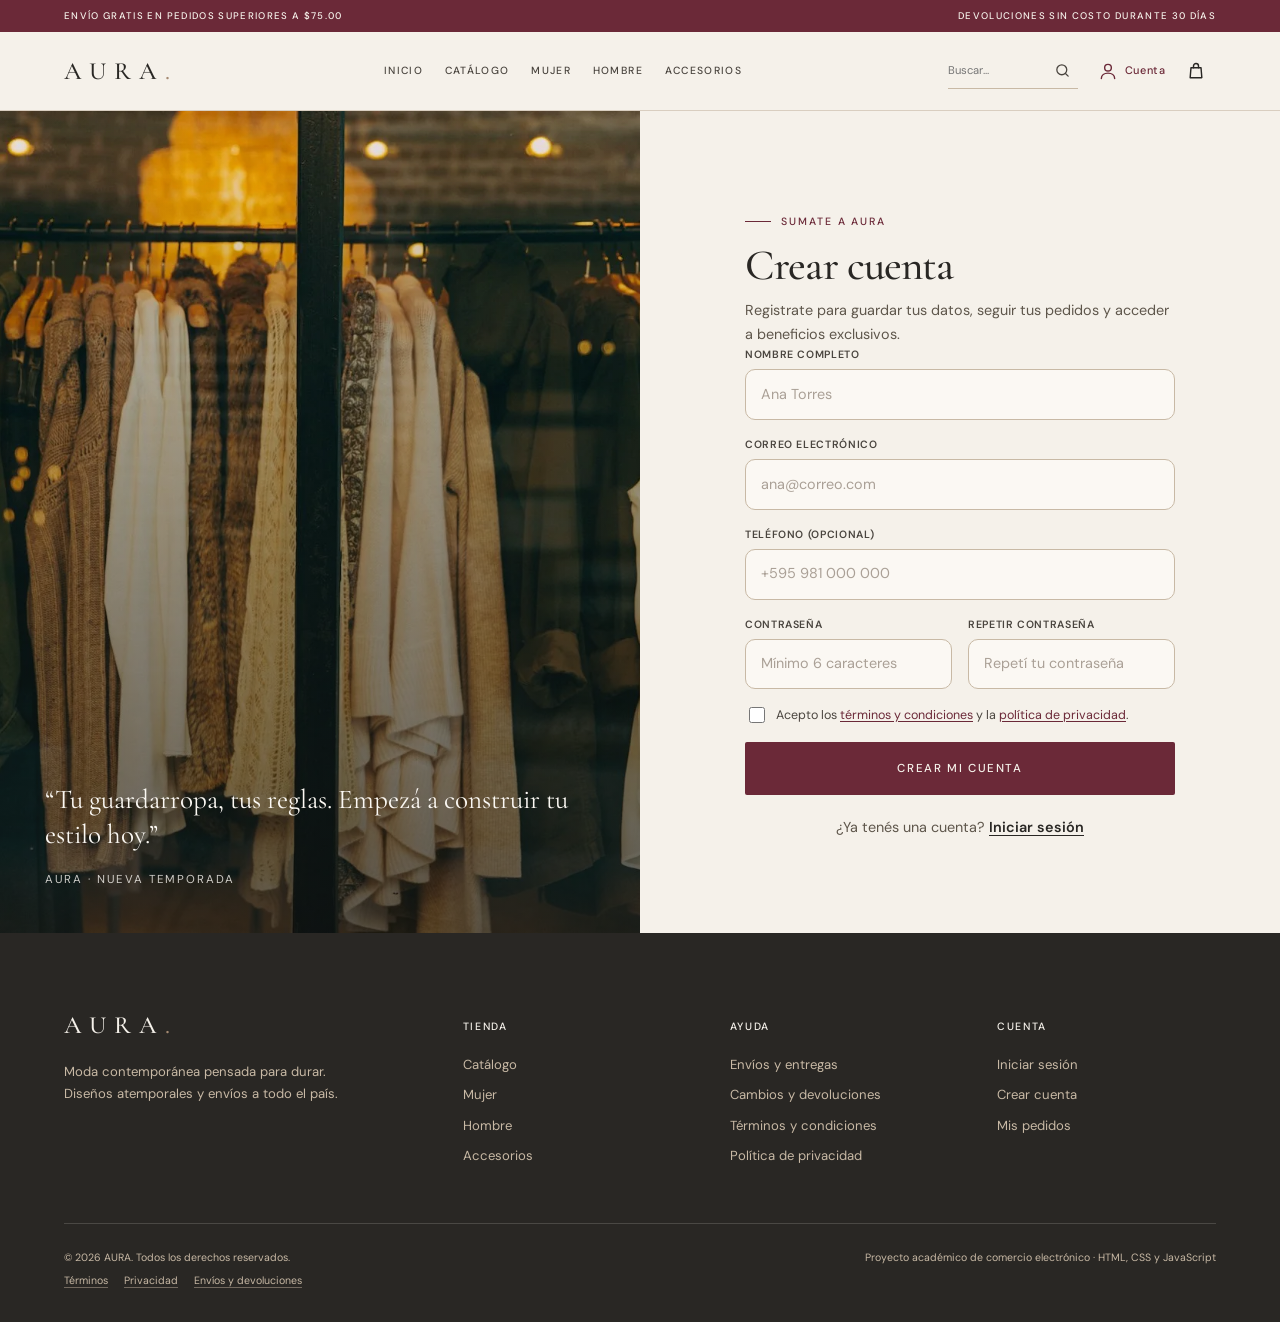
<file: registro.html>
<!DOCTYPE html>
<html lang="es">
<head>
  <meta charset="UTF-8">
  <meta name="viewport" content="width=device-width, initial-scale=1.0">
  <meta name="description" content="Creá tu cuenta en AURA y empezá a comprar hoy.">
  <title>Crear cuenta | AURA</title>
  <link rel="preload" href="assets/fonts/cormorant-garamond-latin.woff2" as="font" type="font/woff2" crossorigin>
  <link rel="preload" href="assets/fonts/dm-sans-latin.woff2" as="font" type="font/woff2" crossorigin>
  <link rel="stylesheet" href="css/styles.css">
  <link rel="stylesheet" href="css/components.css">
  <link rel="stylesheet" href="css/responsive.css">
  <meta name="google-site-verification" content="REEMPLAZAR_CON_CODIGO_DE_SEARCH_CONSOLE">
</head>
<body data-page="registro">
  <div id="site-header"></div>

  <main>
    <section class="auth">
      <div class="auth__visual">
        <img src="assets/img/hero.webp" alt="Colección de moda AURA" decoding="async">
        <div class="auth__quote">
          <p>“Tu guardarropa, tus reglas. Empezá a construir tu estilo hoy.”</p>
          <span>AURA · Nueva temporada</span>
        </div>
      </div>
      <div class="auth__panel">
        <div class="auth-card">
          <span class="eyebrow">Sumate a AURA</span>
          <h1>Crear cuenta</h1>
          <p>Registrate para guardar tus datos, seguir tus pedidos y acceder a beneficios exclusivos.</p>

          <form class="auth-form" id="register-form" novalidate>
            <div class="form-field">
              <label for="register-name">Nombre completo</label>
              <input type="text" id="register-name" name="name" placeholder="Ana Torres" autocomplete="name" required>
            </div>
            <div class="form-field">
              <label for="register-email">Correo electrónico</label>
              <input type="email" id="register-email" name="email" placeholder="ana@correo.com" autocomplete="email" required>
            </div>
            <div class="form-field">
              <label for="register-phone">Teléfono (opcional)</label>
              <input type="tel" id="register-phone" name="phone" placeholder="+595 981 000 000" autocomplete="tel">
            </div>
            <div class="form-row">
              <div class="form-field">
                <label for="register-password">Contraseña</label>
                <input type="password" id="register-password" name="password" placeholder="Mínimo 6 caracteres" autocomplete="new-password" required>
              </div>
              <div class="form-field">
                <label for="register-confirm">Repetir contraseña</label>
                <input type="password" id="register-confirm" name="confirm" placeholder="Repetí tu contraseña" autocomplete="new-password" required>
              </div>
            </div>
            <label class="form-check">
              <input type="checkbox" id="register-terms" required>
              <span>Acepto los <a href="#">términos y condiciones</a> y la <a href="#">política de privacidad</a>.</span>
            </label>
            <p class="form-error" id="register-error"></p>
            <button class="btn btn--primary btn--full" type="submit">Crear mi cuenta</button>
          </form>

          <p class="auth-switch">¿Ya tenés una cuenta? <a href="login.html">Iniciar sesión</a></p>
        </div>
      </div>
    </section>
  </main>

  <div id="site-footer"></div>

  <script src="js/site-config.js" defer></script>
  <script src="js/analytics.js" defer></script>
  <script src="js/data.js" defer></script>
  <script src="js/main.js" defer></script>
  <script src="js/registro.js" defer></script>
</body>
</html>
</file>
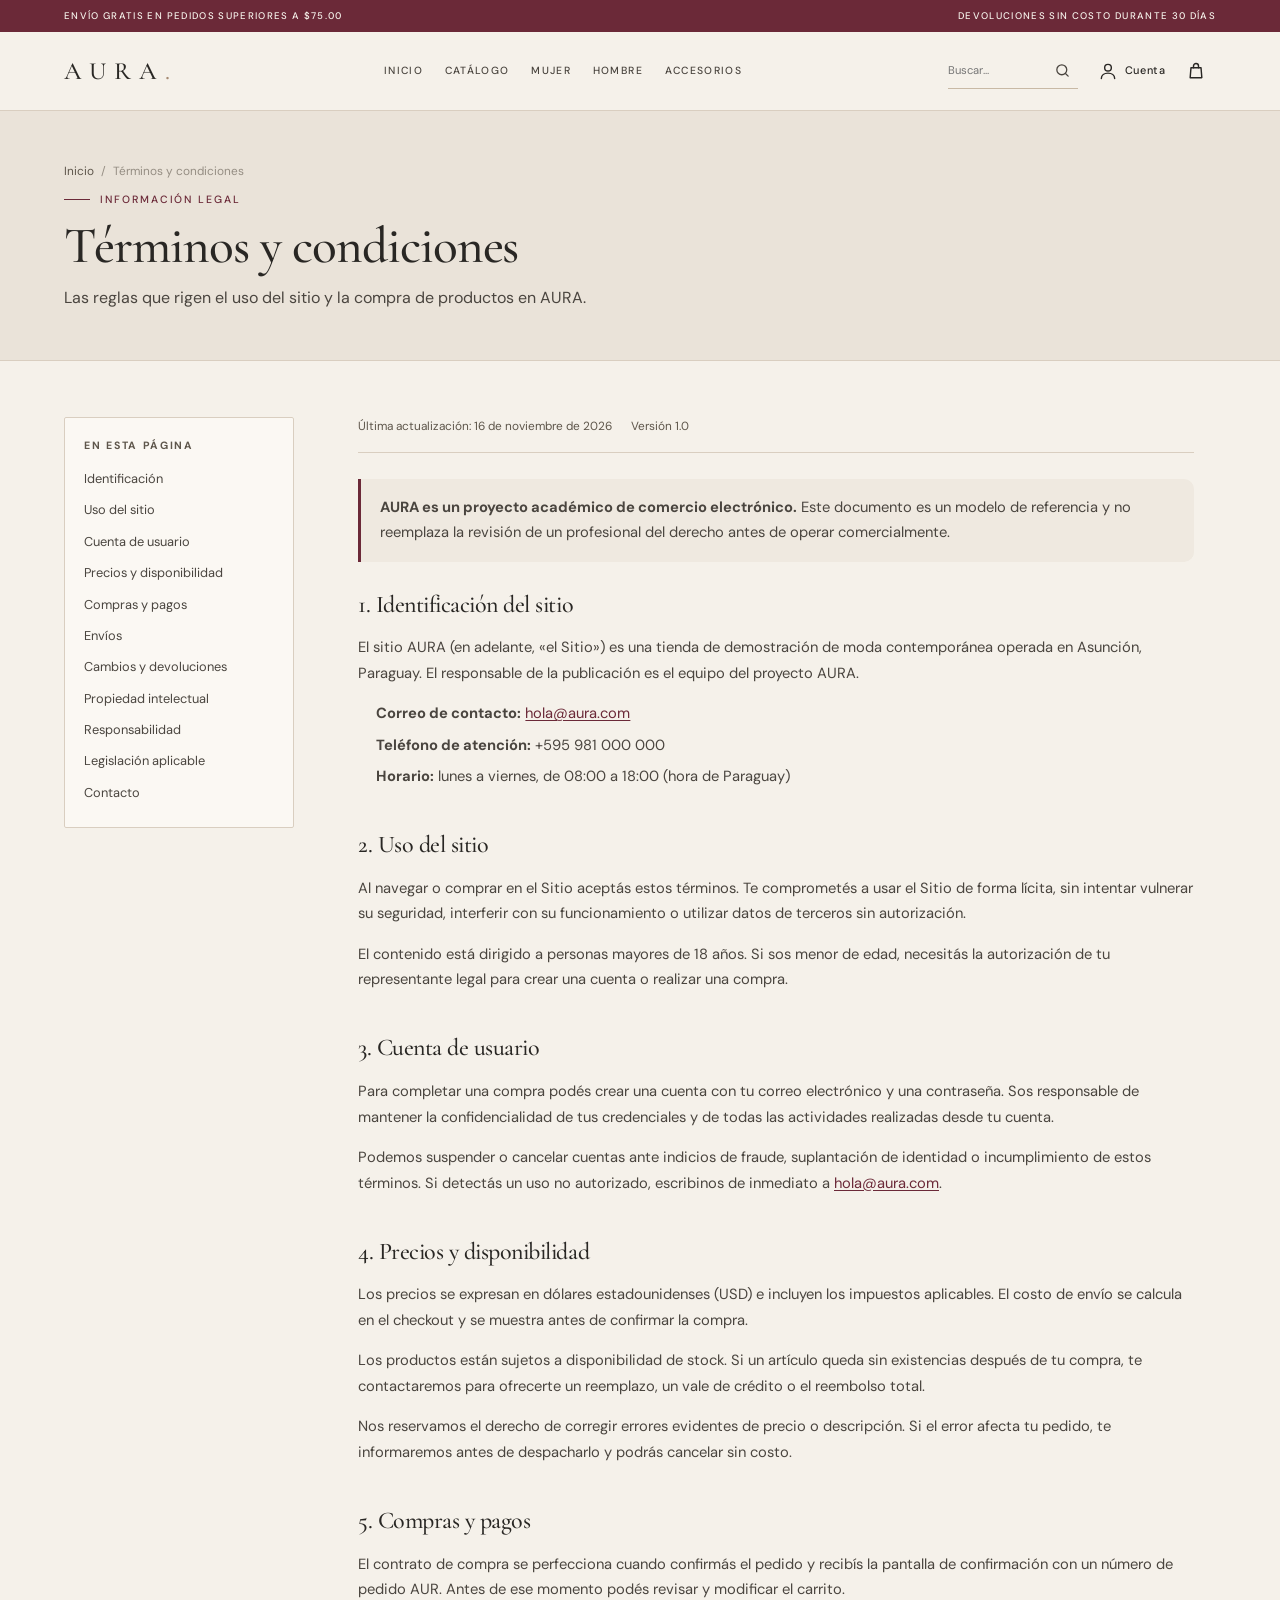
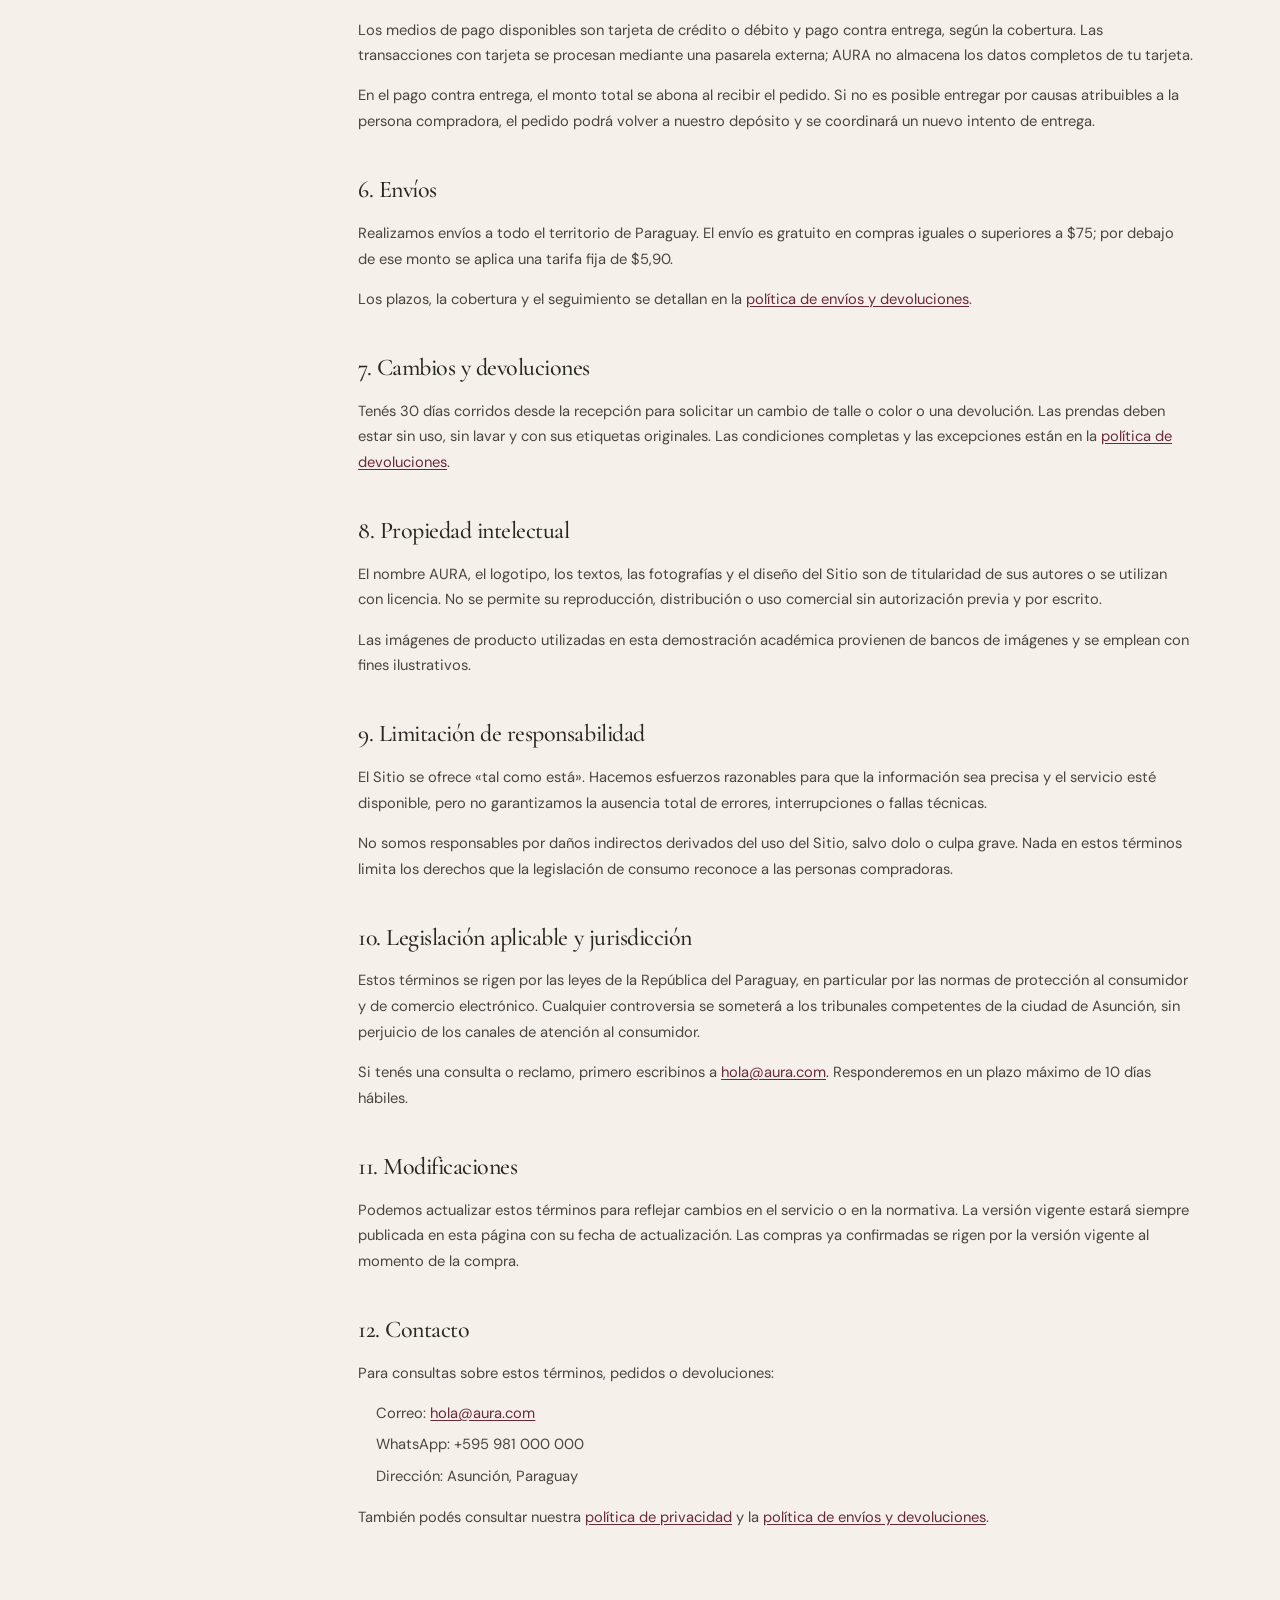
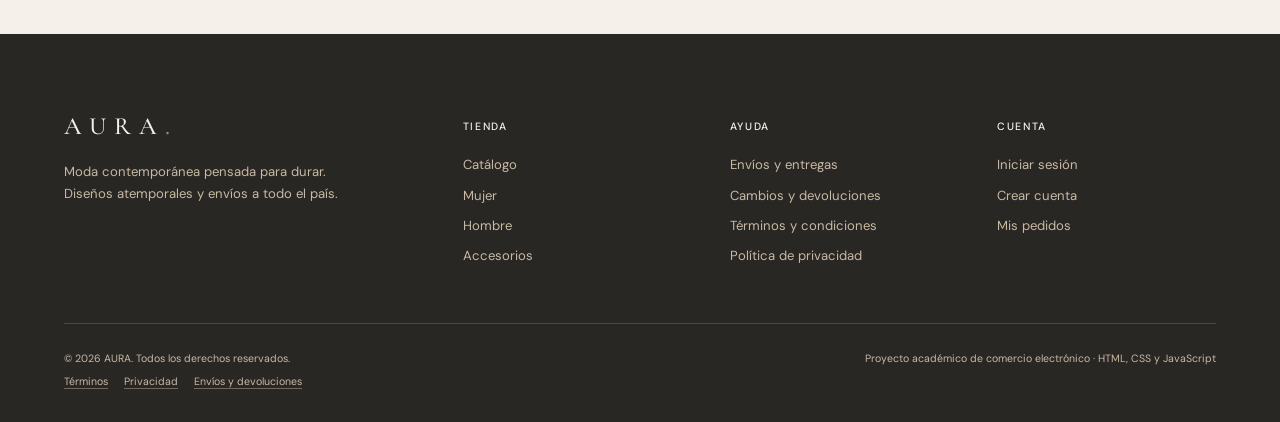
<file: terminos.html>
<!DOCTYPE html>
<html lang="es">
<head>
  <meta charset="UTF-8">
  <meta name="viewport" content="width=device-width, initial-scale=1.0">
  <meta name="description" content="Términos y condiciones de uso y compra en AURA, tienda de moda contemporánea.">
  <meta name="google-site-verification" content="REEMPLAZAR_CON_CODIGO_DE_SEARCH_CONSOLE">
  <title>Términos y condiciones | AURA</title>
  <link rel="preload" href="assets/fonts/cormorant-garamond-latin.woff2" as="font" type="font/woff2" crossorigin>
  <link rel="preload" href="assets/fonts/dm-sans-latin.woff2" as="font" type="font/woff2" crossorigin>
  <link rel="stylesheet" href="css/styles.css">
  <link rel="stylesheet" href="css/components.css">
  <link rel="stylesheet" href="css/responsive.css">
</head>
<body data-page="legal">
  <div id="site-header"></div>

  <main>
    <section class="page-hero legal-hero">
      <div class="container">
        <nav class="breadcrumbs" aria-label="Miga de pan">
          <a href="index.html">Inicio</a><span>/</span><span>Términos y condiciones</span>
        </nav>
        <span class="eyebrow">Información legal</span>
        <h1>Términos y condiciones</h1>
        <p>Las reglas que rigen el uso del sitio y la compra de productos en AURA.</p>
      </div>
    </section>

    <section class="legal">
      <div class="container legal__layout">
        <aside class="legal__toc" aria-label="Contenido de la página">
          <h2>En esta página</h2>
          <a href="#identificacion">Identificación</a>
          <a href="#uso">Uso del sitio</a>
          <a href="#cuenta">Cuenta de usuario</a>
          <a href="#precios">Precios y disponibilidad</a>
          <a href="#compras">Compras y pagos</a>
          <a href="#envios">Envíos</a>
          <a href="#devoluciones">Cambios y devoluciones</a>
          <a href="#propiedad">Propiedad intelectual</a>
          <a href="#responsabilidad">Responsabilidad</a>
          <a href="#legislacion">Legislación aplicable</a>
          <a href="#contacto">Contacto</a>
        </aside>

        <article class="legal__content">
          <div class="legal__meta">
            <span>Última actualización: 16 de noviembre de 2026</span>
            <span>Versión 1.0</span>
          </div>

          <div class="legal__callout">
            <p><strong>AURA es un proyecto académico de comercio electrónico.</strong> Este documento es un modelo de referencia y no reemplaza la revisión de un profesional del derecho antes de operar comercialmente.</p>
          </div>

          <h2 id="identificacion">1. Identificación del sitio</h2>
          <p>El sitio AURA (en adelante, «el Sitio») es una tienda de demostración de moda contemporánea operada en Asunción, Paraguay. El responsable de la publicación es el equipo del proyecto AURA.</p>
          <ul>
            <li><strong>Correo de contacto:</strong> <a href="mailto:hola@aura.com">hola@aura.com</a></li>
            <li><strong>Teléfono de atención:</strong> +595 981 000 000</li>
            <li><strong>Horario:</strong> lunes a viernes, de 08:00 a 18:00 (hora de Paraguay)</li>
          </ul>

          <h2 id="uso">2. Uso del sitio</h2>
          <p>Al navegar o comprar en el Sitio aceptás estos términos. Te comprometés a usar el Sitio de forma lícita, sin intentar vulnerar su seguridad, interferir con su funcionamiento o utilizar datos de terceros sin autorización.</p>
          <p>El contenido está dirigido a personas mayores de 18 años. Si sos menor de edad, necesitás la autorización de tu representante legal para crear una cuenta o realizar una compra.</p>

          <h2 id="cuenta">3. Cuenta de usuario</h2>
          <p>Para completar una compra podés crear una cuenta con tu correo electrónico y una contraseña. Sos responsable de mantener la confidencialidad de tus credenciales y de todas las actividades realizadas desde tu cuenta.</p>
          <p>Podemos suspender o cancelar cuentas ante indicios de fraude, suplantación de identidad o incumplimiento de estos términos. Si detectás un uso no autorizado, escribinos de inmediato a <a href="mailto:hola@aura.com">hola@aura.com</a>.</p>

          <h2 id="precios">4. Precios y disponibilidad</h2>
          <p>Los precios se expresan en dólares estadounidenses (USD) e incluyen los impuestos aplicables. El costo de envío se calcula en el checkout y se muestra antes de confirmar la compra.</p>
          <p>Los productos están sujetos a disponibilidad de stock. Si un artículo queda sin existencias después de tu compra, te contactaremos para ofrecerte un reemplazo, un vale de crédito o el reembolso total.</p>
          <p>Nos reservamos el derecho de corregir errores evidentes de precio o descripción. Si el error afecta tu pedido, te informaremos antes de despacharlo y podrás cancelar sin costo.</p>

          <h2 id="compras">5. Compras y pagos</h2>
          <p>El contrato de compra se perfecciona cuando confirmás el pedido y recibís la pantalla de confirmación con un número de pedido AUR. Antes de ese momento podés revisar y modificar el carrito.</p>
          <p>Los medios de pago disponibles son tarjeta de crédito o débito y pago contra entrega, según la cobertura. Las transacciones con tarjeta se procesan mediante una pasarela externa; AURA no almacena los datos completos de tu tarjeta.</p>
          <p>En el pago contra entrega, el monto total se abona al recibir el pedido. Si no es posible entregar por causas atribuibles a la persona compradora, el pedido podrá volver a nuestro depósito y se coordinará un nuevo intento de entrega.</p>

          <h2 id="envios">6. Envíos</h2>
          <p>Realizamos envíos a todo el territorio de Paraguay. El envío es gratuito en compras iguales o superiores a $75; por debajo de ese monto se aplica una tarifa fija de $5,90.</p>
          <p>Los plazos, la cobertura y el seguimiento se detallan en la <a href="envios-devoluciones.html">política de envíos y devoluciones</a>.</p>

          <h2 id="devoluciones">7. Cambios y devoluciones</h2>
          <p>Tenés 30 días corridos desde la recepción para solicitar un cambio de talle o color o una devolución. Las prendas deben estar sin uso, sin lavar y con sus etiquetas originales. Las condiciones completas y las excepciones están en la <a href="envios-devoluciones.html#devoluciones">política de devoluciones</a>.</p>

          <h2 id="propiedad">8. Propiedad intelectual</h2>
          <p>El nombre AURA, el logotipo, los textos, las fotografías y el diseño del Sitio son de titularidad de sus autores o se utilizan con licencia. No se permite su reproducción, distribución o uso comercial sin autorización previa y por escrito.</p>
          <p>Las imágenes de producto utilizadas en esta demostración académica provienen de bancos de imágenes y se emplean con fines ilustrativos.</p>

          <h2 id="responsabilidad">9. Limitación de responsabilidad</h2>
          <p>El Sitio se ofrece «tal como está». Hacemos esfuerzos razonables para que la información sea precisa y el servicio esté disponible, pero no garantizamos la ausencia total de errores, interrupciones o fallas técnicas.</p>
          <p>No somos responsables por daños indirectos derivados del uso del Sitio, salvo dolo o culpa grave. Nada en estos términos limita los derechos que la legislación de consumo reconoce a las personas compradoras.</p>

          <h2 id="legislacion">10. Legislación aplicable y jurisdicción</h2>
          <p>Estos términos se rigen por las leyes de la República del Paraguay, en particular por las normas de protección al consumidor y de comercio electrónico. Cualquier controversia se someterá a los tribunales competentes de la ciudad de Asunción, sin perjuicio de los canales de atención al consumidor.</p>
          <p>Si tenés una consulta o reclamo, primero escribinos a <a href="mailto:hola@aura.com">hola@aura.com</a>. Responderemos en un plazo máximo de 10 días hábiles.</p>

          <h2 id="modificaciones">11. Modificaciones</h2>
          <p>Podemos actualizar estos términos para reflejar cambios en el servicio o en la normativa. La versión vigente estará siempre publicada en esta página con su fecha de actualización. Las compras ya confirmadas se rigen por la versión vigente al momento de la compra.</p>

          <h2 id="contacto">12. Contacto</h2>
          <p>Para consultas sobre estos términos, pedidos o devoluciones:</p>
          <ul>
            <li>Correo: <a href="mailto:hola@aura.com">hola@aura.com</a></li>
            <li>WhatsApp: +595 981 000 000</li>
            <li>Dirección: Asunción, Paraguay</li>
          </ul>
          <p>También podés consultar nuestra <a href="privacidad.html">política de privacidad</a> y la <a href="envios-devoluciones.html">política de envíos y devoluciones</a>.</p>
        </article>
      </div>
    </section>
  </main>

  <div id="site-footer"></div>

  <script src="js/site-config.js" defer></script>
  <script src="js/analytics.js" defer></script>
  <script src="js/data.js" defer></script>
  <script src="js/main.js" defer></script>
</body>
</html>
</file>
<file: css/styles.css>
/* ==========================================================================
   AURA — Tipografías
   Archivos locales en assets/fonts (variable fonts, subset latin)
   ========================================================================== */

@font-face {
  font-family: "Cormorant Garamond";
  font-style: normal;
  font-weight: 400 600;
  font-display: swap;
  src: url("../assets/fonts/cormorant-garamond-latin.woff2") format("woff2");
  unicode-range: U+0000-00FF, U+0131, U+0152-0153, U+02BB-02BC, U+02C6, U+02DA, U+02DC, U+0304, U+0308, U+0329, U+2000-206F, U+20AC, U+2122, U+2191, U+2193, U+2212, U+2215, U+FEFF, U+FFFD;
}

@font-face {
  font-family: "Cormorant Garamond";
  font-style: italic;
  font-weight: 400;
  font-display: swap;
  src: url("../assets/fonts/cormorant-garamond-italic-latin.woff2") format("woff2");
  unicode-range: U+0000-00FF, U+0131, U+0152-0153, U+02BB-02BC, U+02C6, U+02DA, U+02DC, U+0304, U+0308, U+0329, U+2000-206F, U+20AC, U+2122, U+2191, U+2193, U+2212, U+2215, U+FEFF, U+FFFD;
}

@font-face {
  font-family: "DM Sans";
  font-style: normal;
  font-weight: 400 700;
  font-display: swap;
  src: url("../assets/fonts/dm-sans-latin.woff2") format("woff2");
  unicode-range: U+0000-00FF, U+0131, U+0152-0153, U+02BB-02BC, U+02C6, U+02DA, U+02DC, U+0304, U+0308, U+0329, U+2000-206F, U+20AC, U+2122, U+2191, U+2193, U+2212, U+2215, U+FEFF, U+FFFD;
}

/* ==========================================================================
   AURA — Design tokens, base y layout
   ========================================================================== */

:root {
  /* Paleta AURA */
  --fondo: #F5F1EA;
  --superficie: #EAE3D9;
  --vino: #6B2938;
  --carbon: #292724;
  --arena: #C8B9A5;
  --bronce: #A58A72;

  /* Alias de compatibilidad */
  --marfil: var(--fondo);
  --beige: var(--superficie);
  --negro: var(--carbon);
  --gris-calido: var(--arena);

  /* Tokens semánticos */
  --ink: var(--carbon);
  --ink-soft: #4A453F;
  --muted: #5E564B;
  --muted-soft: var(--bronce);
  --paper: var(--fondo);
  --paper-deep: var(--superficie);
  --paper-soft: #EFE9E0;
  --white: #FBF8F3;
  --line: #D9CEC0;
  --line-dark: var(--arena);
  --accent: var(--vino);
  --accent-dark: #4D1D29;
  --accent-soft: #E9DADD;
  --success: #3E6B54;
  --success-soft: #E5EFE8;
  --error: #9B2F35;
  --error-soft: #F8E6E6;
  --shadow-sm: none;
  --shadow: none;
  --radius: 2px;
  --radius-sm: 2px;

  /* Tipografía */
  --serif: "Cormorant Garamond", "Times New Roman", Georgia, serif;
  --sans: "DM Sans", "Segoe UI", system-ui, -apple-system, Roboto, Helvetica, Arial, sans-serif;
  --fs-display: clamp(3.6rem, 6.4vw, 6.6rem);
  --fs-h2: clamp(2.6rem, 4.2vw, 4.4rem);
  --fs-h3: 1.45rem;
  --fs-body: 0.98rem;
  --fs-button: 0.72rem;
  --fs-label: 0.66rem;
  --lh-display: 0.92;
  --tracking-label: 0.18em;

  /* Layout — Desktop 1440: 80px de margen, 12 columnas, gutter 24px, contenido 1280px */
  --container: 1280px;
  --page-margin: clamp(20px, 5vw, 80px);
  --gutter: clamp(16px, 2vw, 24px);
  --section-space: clamp(4.5rem, 8vw, 8rem);
  --header-height: 78px;
  --topbar-height: 32px;

  --color-primary: var(--accent);
  --color-primary-hover: var(--accent-dark);
  --color-primary-soft: var(--accent-soft);
  --color-surface: var(--paper);
  --color-surface-elevated: var(--white);
  --color-surface-muted: var(--paper-deep);
  --color-border-subtle: var(--line);
  --color-border-strong: var(--line-dark);
  --color-text: var(--ink);
  --color-text-soft: var(--ink-soft);
  --color-text-muted: var(--muted);
  --color-success: var(--success);
  --color-error: var(--error);
  --color-inverse: var(--carbon);
  --color-inverse-text: var(--fondo);

  /* Sistema de espaciado — múltiplos de 8px */
  --space-1: 0.5rem;
  --space-2: 1rem;
  --space-3: 1.5rem;
  --space-4: 2rem;
  --space-5: 3rem;
  --space-6: 4rem;
  --space-7: 6rem;
  --space-8: 8rem;
  --ease-out: cubic-bezier(0.22, 1, 0.36, 1);
}

*,
*::before,
*::after {
  box-sizing: border-box;
}

html {
  scroll-behavior: smooth;
  scroll-padding-top: calc(var(--header-height) + 1rem);
  color-scheme: light;
}

body {
  margin: 0;
  font-family: var(--sans);
  color: var(--ink);
  background: var(--paper);
  line-height: 1.65;
  -webkit-font-smoothing: antialiased;
}

::selection {
  background: var(--accent);
  color: var(--paper);
}

:focus-visible {
  outline: 2px solid var(--accent);
  outline-offset: 4px;
}

img {
  max-width: 100%;
  display: block;
}

a {
  color: inherit;
  text-decoration: none;
}

button,
input,
select,
textarea {
  font: inherit;
  color: inherit;
}

button {
  cursor: pointer;
}

h1,
h2,
h3,
h4,
p {
  margin: 0;
}

h1,
h2,
h3 {
  font-family: var(--serif);
  font-weight: 500;
  letter-spacing: -0.02em;
}

ul {
  margin: 0;
  padding: 0;
  list-style: none;
}

.container {
  width: min(100% - (var(--page-margin) * 2), var(--container));
  margin-inline: auto;
}

.section {
  padding: var(--section-space) 0;
}

.section--tight {
  padding: 3.5rem 0;
}

.eyebrow {
  display: inline-flex;
  align-items: center;
  gap: 0.65rem;
  font-size: var(--fs-label);
  font-weight: 500;
  letter-spacing: var(--tracking-label);
  text-transform: uppercase;
  color: var(--accent);
}

.eyebrow::before {
  content: "";
  width: 26px;
  height: 1px;
  background: currentColor;
}

.section-head {
  display: flex;
  align-items: flex-end;
  justify-content: space-between;
  gap: 2rem;
  margin-bottom: clamp(2.5rem, 5vw, 4.5rem);
}

.section-head h2 {
  font-size: var(--fs-h2);
  line-height: 0.98;
  margin-top: 0.9rem;
}

.section-head p {
  color: var(--ink-soft);
  margin-top: 1rem;
  max-width: 48ch;
}

.link-arrow {
  display: inline-flex;
  align-items: center;
  gap: 0.5rem;
  font-size: 0.68rem;
  font-weight: 500;
  letter-spacing: 0.14em;
  text-transform: uppercase;
  white-space: nowrap;
  border-bottom: 1px solid var(--line-dark);
  padding-bottom: 0.35rem;
  transition: color 0.2s ease, border-color 0.2s ease, gap 0.2s ease;
}

.link-arrow svg {
  width: 17px;
  height: 17px;
}

.link-arrow:hover {
  color: var(--accent);
  border-color: var(--accent);
  gap: 0.8rem;
}

.muted {
  color: var(--muted);
}

.sr-only {
  position: absolute;
  width: 1px;
  height: 1px;
  padding: 0;
  margin: -1px;
  overflow: hidden;
  clip: rect(0, 0, 0, 0);
  white-space: nowrap;
  border: 0;
}

.hidden {
  display: none !important;
}

.skip-link {
  position: absolute;
  top: -5rem;
  left: 1rem;
  z-index: 200;
  padding: 0.85rem 1.1rem;
  background: var(--ink);
  color: var(--paper);
  font-size: var(--fs-label);
  letter-spacing: 0.12em;
  text-transform: uppercase;
  transition: top 0.2s ease;
}

.skip-link:focus {
  top: 1rem;
}

.is-empty {
  display: none !important;
}
</file>
<file: css/components.css>
/* ==========================================================================
   AURA — Componentes
   ========================================================================== */

.btn {
  display: inline-flex;
  align-items: center;
  justify-content: center;
  gap: 0.6rem;
  padding: 1rem 1.65rem;
  border: 1px solid transparent;
  border-radius: var(--radius);
  font-size: var(--fs-button);
  font-weight: 500;
  letter-spacing: 0.14em;
  text-transform: uppercase;
  transition: background 0.2s ease, color 0.2s ease, border-color 0.2s ease;
}

.btn svg {
  width: 17px;
  height: 17px;
}

.btn--primary {
  background: var(--accent);
  color: var(--paper);
}

.btn--primary:hover {
  background: var(--accent-dark);
}

.btn--accent {
  background: var(--accent);
  color: var(--paper);
}

.btn--accent:hover {
  background: var(--accent-dark);
}

.btn--ghost {
  background: transparent;
  border-color: var(--line-dark);
  color: var(--ink);
}

.btn--ghost:hover {
  background: var(--ink);
  border-color: var(--ink);
  color: var(--paper);
}

.btn--light {
  background: var(--paper);
  color: var(--ink);
}

.btn--light:hover {
  background: var(--arena);
}

.btn--text {
  padding-inline: 0;
  border-bottom: 1px solid var(--line-dark);
  color: var(--ink);
}

.btn--text:hover {
  border-color: var(--accent);
  color: var(--accent);
}

.btn--full {
  width: 100%;
}

.btn--sm {
  padding: 0.7rem 1rem;
  font-size: 0.64rem;
}

.btn[disabled] {
  opacity: 0.5;
  cursor: not-allowed;
}

.icon-btn {
  position: relative;
  display: inline-flex;
  align-items: center;
  justify-content: center;
  gap: 0.4rem;
  min-width: 40px;
  height: 44px;
  padding: 0 0.35rem;
  color: var(--ink);
  transition: color 0.2s ease;
}

.icon-btn svg {
  width: 20px;
  height: 20px;
}

.icon-btn:hover,
.icon-btn.is-active {
  color: var(--accent);
}

.icon-btn__label {
  font-size: 0.68rem;
  font-weight: 500;
  letter-spacing: 0.06em;
}

.cart-count {
  position: absolute;
  top: 4px;
  right: -2px;
  min-width: 16px;
  height: 16px;
  padding: 0 3px;
  border-radius: 50%;
  background: var(--accent);
  color: var(--paper);
  font-size: 0.58rem;
  font-weight: 600;
  line-height: 16px;
  text-align: center;
}

#site-header {
  position: sticky;
  top: calc(var(--topbar-height) * -1);
  z-index: 70;
  background: var(--paper);
}

.topbar {
  display: flex;
  align-items: center;
  min-height: var(--topbar-height);
  background: var(--accent);
  color: var(--paper);
}

.topbar__inner {
  display: flex;
  justify-content: space-between;
  gap: 1rem;
  padding: 0.45rem 0;
  font-size: 0.6rem;
  font-weight: 500;
  letter-spacing: 0.14em;
  text-transform: uppercase;
}

.header {
  position: relative;
  background: var(--paper);
  border-bottom: 1px solid var(--line);
}

.header__inner {
  display: grid;
  grid-template-columns: auto 1fr auto;
  align-items: center;
  gap: clamp(1rem, 3vw, 2.5rem);
  min-height: var(--header-height);
}

.brand {
  font-family: var(--serif);
  font-size: 1.55rem;
  font-weight: 500;
  letter-spacing: 0.32em;
  line-height: 1;
  color: var(--ink);
}

.brand__dot {
  color: var(--bronce);
}

.brand--light {
  color: var(--paper);
}

.main-nav {
  display: flex;
  align-items: center;
  justify-content: center;
  gap: clamp(0.9rem, 1.7vw, 1.7rem);
}

.nav-link {
  position: relative;
  font-size: 0.65rem;
  font-weight: 500;
  letter-spacing: 0.13em;
  text-transform: uppercase;
  padding: 0.45rem 0;
  color: var(--ink-soft);
  transition: color 0.2s ease;
}

.nav-link::after {
  content: "";
  position: absolute;
  left: 0;
  bottom: 0;
  width: 100%;
  height: 1px;
  background: var(--bronce);
  transform: scaleX(0);
  transform-origin: left;
  transition: transform 0.25s ease;
}

.nav-link:hover,
.nav-link.is-active {
  color: var(--ink);
}

.nav-link:hover::after,
.nav-link.is-active::after {
  transform: scaleX(1);
}

.header__actions {
  display: flex;
  align-items: center;
  justify-content: flex-end;
  gap: 0.3rem;
}

.search-form {
  display: flex;
  align-items: center;
  gap: 0.2rem;
  background: transparent;
  border-bottom: 1px solid var(--line-dark);
  padding: 0.1rem 0;
  margin-right: 0.65rem;
  transition: border-color 0.2s ease;
}

.search-form:focus-within {
  border-color: var(--ink);
}

.search-form input {
  width: 96px;
  border: 0;
  background: transparent;
  padding: 0.4rem 0;
  font-size: 0.7rem;
  outline: none;
  transition: width 0.25s ease;
}

.search-form input:focus {
  width: 150px;
}

.search-form button {
  display: inline-flex;
  align-items: center;
  justify-content: center;
  width: 30px;
  height: 32px;
  border: 0;
  background: transparent;
  color: var(--ink-soft);
}

.search-form button:hover {
  color: var(--accent);
}

.search-form svg {
  width: 17px;
  height: 17px;
}

.search-form--mobile {
  display: none;
}

.menu-toggle {
  display: none;
  flex-direction: column;
  justify-content: center;
  gap: 5px;
  width: 42px;
  height: 42px;
  border: 0;
  background: transparent;
  padding: 0 8px;
}

.menu-toggle span {
  width: 100%;
  height: 1.7px;
  background: var(--ink);
  transition: transform 0.25s ease, opacity 0.25s ease;
}

.menu-toggle.is-open span:nth-child(1) {
  transform: translateY(6.5px) rotate(45deg);
}

.menu-toggle.is-open span:nth-child(2) {
  opacity: 0;
}

.menu-toggle.is-open span:nth-child(3) {
  transform: translateY(-6.5px) rotate(-45deg);
}

.products-grid {
  display: grid;
  grid-template-columns: repeat(4, minmax(0, 1fr));
  gap: clamp(1.25rem, 2.4vw, 2.25rem);
}

.product-card {
  display: flex;
  flex-direction: column;
  min-width: 0;
}

.product-card__media {
  position: relative;
  overflow: hidden;
  background: var(--paper-deep);
  aspect-ratio: 3 / 4;
}

.product-card__media img {
  width: 100%;
  height: 100%;
  object-fit: cover;
  transition: transform 0.7s var(--ease-out);
}

.product-card:hover .product-card__media img {
  transform: scale(1.03);
}

.badge {
  position: absolute;
  top: 0;
  left: 0;
  z-index: 2;
  padding: 0.45rem 0.65rem;
  border-radius: 0;
  background: var(--paper);
  color: var(--accent);
  font-size: 0.58rem;
  font-weight: 500;
  letter-spacing: 0.14em;
  text-transform: uppercase;
}

.badge--new,
.badge--top {
  background: var(--ink);
  color: var(--paper);
}

.badge--sale {
  background: var(--accent);
  color: var(--paper);
}

.badge--soldout {
  background: var(--carbon);
  color: var(--arena);
}

.badge--limited {
  background: var(--bronce);
  color: var(--carbon);
}

.badge--neutral {
  background: var(--paper-deep);
  color: var(--ink-soft);
}

.quick-add {
  position: absolute;
  left: 0;
  right: 0;
  bottom: 0;
  padding: 0.9rem;
  border: 0;
  border-radius: 0;
  background: var(--paper);
  color: var(--ink);
  font-size: 0.62rem;
  font-weight: 500;
  letter-spacing: 0.14em;
  text-transform: uppercase;
  opacity: 0;
  transform: translateY(100%);
  transition: opacity 0.25s ease, transform 0.25s ease, background 0.2s ease, color 0.2s ease;
}

.product-card:hover .quick-add,
.quick-add:focus-visible {
  opacity: 1;
  transform: translateY(0);
}

@media (hover: none) {
  .quick-add {
    opacity: 1;
    transform: none;
  }
}

.quick-add:hover {
  background: var(--accent);
  color: var(--paper);
}

.quick-add--soldout {
  display: block;
  opacity: 1;
  transform: none;
  background: rgba(41, 39, 36, 0.86);
  color: var(--paper);
  text-align: center;
  cursor: not-allowed;
}

.product-card:hover .quick-add--soldout {
  background: rgba(41, 39, 36, 0.86);
  color: var(--paper);
}

.product-card__body {
  padding-top: 0.9rem;
}

.product-card__category {
  color: var(--ink-soft);
  font-size: 0.58rem;
  font-weight: 500;
  letter-spacing: 0.16em;
  text-transform: uppercase;
}

.product-card__title {
  margin: 0.3rem 0 0.55rem;
  font-family: var(--serif);
  font-size: 1.5rem;
  font-weight: 500;
  letter-spacing: -0.01em;
  line-height: 1.05;
}

.product-card__title a:hover {
  color: var(--accent);
}

.product-card__meta {
  display: flex;
  align-items: center;
  gap: 0.4rem;
  color: var(--ink-soft);
  font-size: 0.7rem;
}

#featured-grid .product-card__meta {
  display: none;
}

.stars {
  display: inline-flex;
  color: var(--bronce);
  font-size: 0.75rem;
  letter-spacing: 0.08em;
}

.stars__empty {
  color: var(--line-dark);
}

.price {
  display: flex;
  align-items: baseline;
  gap: 0.55rem;
  margin-top: 0.4rem;
  font-size: 0.82rem;
}

.price__now {
  font-weight: 500;
}

.price__old {
  color: var(--ink-soft);
  font-size: 0.72rem;
  text-decoration: line-through;
}

.site-footer {
  background: var(--carbon);
  color: var(--arena);
  padding-top: 5rem;
}

.footer__grid {
  display: grid;
  grid-template-columns: 1.6fr 1fr 1fr 1fr;
  gap: 3rem;
  padding-bottom: 3.5rem;
}

.footer__brand p {
  max-width: 34ch;
  font-size: 0.82rem;
  line-height: 1.7;
  margin: 1.2rem 0 0;
  color: var(--arena);
}

.footer__col {
  display: grid;
  gap: 0.55rem;
  align-content: start;
}

.footer__col h4 {
  margin: 0.3rem 0 0.6rem;
  color: var(--paper);
  font-family: var(--sans);
  font-size: var(--fs-label);
  font-weight: 500;
  letter-spacing: 0.16em;
  text-transform: uppercase;
}

.footer__col a {
  font-size: 0.82rem;
  color: var(--arena);
  transition: color 0.2s ease;
}

.footer__col a:hover {
  color: var(--paper);
}

.footer__bottom {
  display: flex;
  justify-content: space-between;
  gap: 1rem;
  flex-wrap: wrap;
  padding: 1.6rem 0 2rem;
  border-top: 1px solid rgba(245, 241, 234, 0.16);
  font-size: var(--fs-label);
  color: var(--arena);
}

.footer__legal {
  display: flex;
  flex-wrap: wrap;
  gap: 0.25rem 1rem;
  margin-top: 0.35rem;
}

.footer__legal a {
  color: var(--arena);
  text-decoration: underline;
  text-decoration-color: rgba(200, 185, 165, 0.45);
  text-underline-offset: 3px;
}

.footer__legal a:hover {
  color: var(--paper);
}

.legal-hero {
  padding-bottom: 2.6rem;
}

.legal {
  padding: 3.5rem 0 5.5rem;
}

.legal__layout {
  display: grid;
  grid-template-columns: 230px minmax(0, 1fr);
  gap: clamp(2rem, 5vw, 4rem);
  align-items: start;
}

.legal__toc {
  position: sticky;
  top: 110px;
  display: grid;
  gap: 0.1rem;
  padding: 1.2rem;
  border: 1px solid var(--line);
  border-radius: var(--radius-sm);
  background: var(--white);
}

.legal__toc h2 {
  font-family: var(--sans);
  font-size: 0.66rem;
  font-weight: 700;
  letter-spacing: 0.16em;
  text-transform: uppercase;
  color: var(--muted);
  margin-bottom: 0.55rem;
}

.legal__toc a {
  padding: 0.34rem 0;
  font-size: 0.8rem;
  line-height: 1.4;
  color: var(--ink-soft);
  border-bottom: 1px solid transparent;
}

.legal__toc a:hover {
  color: var(--accent);
}

.legal__content {
  max-width: 76ch;
}

.legal__meta {
  display: flex;
  flex-wrap: wrap;
  gap: 0.35rem 1.2rem;
  margin-bottom: 1.6rem;
  padding-bottom: 1rem;
  border-bottom: 1px solid var(--line);
  font-size: 0.74rem;
  color: var(--muted);
}

.legal__content h2 {
  font-size: 1.5rem;
  margin: 2.2rem 0 0.7rem;
  scroll-margin-top: 120px;
}

.legal__content h2:first-of-type {
  margin-top: 0;
}

.legal__content h3 {
  font-family: var(--sans);
  font-size: 0.95rem;
  font-weight: 700;
  margin: 1.4rem 0 0.35rem;
}

.legal__content p,
.legal__content li {
  font-size: 0.92rem;
  line-height: 1.75;
  color: var(--ink-soft);
}

.legal__content p {
  margin-bottom: 0.9rem;
}

.legal__content ul,
.legal__content ol {
  display: grid;
  gap: 0.35rem;
  margin-bottom: 1rem;
  padding-left: 1.15rem;
}

.legal__content a {
  color: var(--accent);
  text-decoration: underline;
  text-underline-offset: 2px;
}

.legal__content code {
  padding: 0.1rem 0.35rem;
  border-radius: 5px;
  background: var(--paper-deep);
  font-size: 0.84em;
}

.legal__callout {
  margin-bottom: 1.4rem;
  padding: 1rem 1.2rem;
  border-left: 3px solid var(--accent);
  border-radius: 0 10px 10px 0;
  background: var(--paper-soft);
}

.legal__callout p {
  margin-bottom: 0;
}

.legal__table {
  width: 100%;
  border-collapse: collapse;
  margin: 1rem 0 1.4rem;
  font-size: 0.85rem;
}

.legal__table th,
.legal__table td {
  padding: 0.7rem 0.8rem;
  border-bottom: 1px solid var(--line);
  text-align: left;
  vertical-align: top;
}

.legal__table th {
  font-size: 0.66rem;
  letter-spacing: 0.08em;
  text-transform: uppercase;
  color: var(--muted);
}

.legal__table td {
  color: var(--ink-soft);
}

.legal__table tr:last-child td {
  border-bottom: 0;
}

.page-hero {
  background: var(--paper-deep);
  border-bottom: 1px solid var(--line);
  padding: 3.2rem 0 3rem;
}

.page-hero h1 {
  font-size: clamp(2.2rem, 4vw, 3.4rem);
  line-height: 1.1;
  margin-top: 0.6rem;
}

.page-hero p {
  color: var(--ink-soft);
  max-width: 60ch;
  margin-top: 0.7rem;
}

.breadcrumbs {
  display: flex;
  flex-wrap: wrap;
  align-items: center;
  gap: 0.45rem;
  font-size: 0.74rem;
  color: var(--muted);
}

.breadcrumbs a:hover {
  color: var(--accent);
}

.breadcrumbs span {
  opacity: 0.6;
}

.catalog {
  padding: 3.5rem 0 5.5rem;
}

.catalog__layout {
  display: grid;
  grid-template-columns: 245px minmax(0, 1fr);
  gap: 3rem;
  align-items: start;
}

.filters {
  position: sticky;
  top: 105px;
  display: grid;
  gap: 0.2rem;
  padding-right: 0.5rem;
}

.filter-accordion {
  border-bottom: 1px solid var(--line);
  min-width: 0;
}

.filter-accordion summary {
  display: flex;
  align-items: center;
  justify-content: space-between;
  gap: 1rem;
  padding: 0.9rem 0;
  cursor: pointer;
  list-style: none;
  font-size: 0.72rem;
  font-weight: 700;
  letter-spacing: 0.16em;
  text-transform: uppercase;
  transition: color 0.2s ease;
}

.filter-accordion summary::-webkit-details-marker {
  display: none;
}

.filter-accordion summary:hover {
  color: var(--accent);
}

.filter-accordion__icon {
  flex-shrink: 0;
  width: 8px;
  height: 8px;
  margin-right: 4px;
  border-right: 1.6px solid currentColor;
  border-bottom: 1.6px solid currentColor;
  transform: rotate(45deg);
  transition: transform 0.25s var(--ease-out);
}

.filter-accordion[open] .filter-accordion__icon {
  transform: rotate(225deg) translate(-1px, -1px);
}

.filter-accordion > div {
  padding: 0.15rem 0 1rem;
  animation: accordion-in 0.25s var(--ease-out);
}

@keyframes accordion-in {
  from {
    opacity: 0;
    transform: translateY(-4px);
  }
  to {
    opacity: 1;
    transform: translateY(0);
  }
}

.filter-group h3 {
  font-family: var(--sans);
  font-size: 0.72rem;
  font-weight: 700;
  letter-spacing: 0.16em;
  text-transform: uppercase;
  margin-bottom: 0.9rem;
}

.filter-list {
  display: grid;
  gap: 0.15rem;
}

.filter-list button {
  display: flex;
  justify-content: space-between;
  align-items: center;
  gap: 0.5rem;
  width: 100%;
  border: 0;
  background: transparent;
  padding: 0.46rem 0;
  font-size: 0.87rem;
  color: var(--ink-soft);
  text-align: left;
  transition: color 0.2s ease, padding 0.2s ease;
}

.filter-list button span {
  font-size: 0.72rem;
  color: var(--muted);
}

.filter-list button:hover {
  color: var(--ink);
  padding-left: 0.25rem;
}

.filter-list button.is-active {
  color: var(--accent);
  font-weight: 600;
}

.size-options {
  display: flex;
  flex-wrap: wrap;
  gap: 0.4rem;
}

.size-chip {
  min-width: 42px;
  padding: 0.42rem 0.6rem;
  border: 1px solid var(--line-dark);
  border-radius: 8px;
  background: transparent;
  font-size: 0.76rem;
  font-weight: 600;
  transition: all 0.2s ease;
}

.size-chip:hover {
  border-color: var(--ink);
}

.size-chip.is-active {
  background: var(--ink);
  border-color: var(--ink);
  color: var(--white);
}

.range-wrap {
  display: grid;
  gap: 0.75rem;
  padding: 0.35rem 0 0.2rem;
}

.range-wrap input[type="range"] {
  -webkit-appearance: none;
  appearance: none;
  width: 100%;
  height: 6px;
  border-radius: 999px;
  background: linear-gradient(
    to right,
    var(--color-primary) 0 var(--range-progress, 100%),
    var(--line) var(--range-progress, 100%) 100%
  );
  outline: none;
  cursor: pointer;
}

.range-wrap input[type="range"]::-webkit-slider-thumb {
  -webkit-appearance: none;
  appearance: none;
  width: 20px;
  height: 20px;
  border-radius: 50%;
  background: var(--white);
  border: 2px solid var(--color-primary);
  box-shadow: 0 2px 8px rgba(28, 24, 21, 0.2);
  transition: transform 0.2s ease;
}

.range-wrap input[type="range"]::-webkit-slider-thumb:hover {
  transform: scale(1.12);
}

.range-wrap input[type="range"]::-moz-range-thumb {
  width: 16px;
  height: 16px;
  border-radius: 50%;
  background: var(--white);
  border: 2px solid var(--color-primary);
  box-shadow: 0 2px 8px rgba(28, 24, 21, 0.2);
}

.range-wrap input[type="range"]::-moz-range-track {
  background: transparent;
}

.range-wrap input[type="range"]:focus-visible {
  outline: 2px solid var(--color-primary);
  outline-offset: 6px;
}

.range-values {
  display: flex;
  justify-content: space-between;
  font-size: 0.76rem;
  color: var(--muted);
}

.filter-clear {
  border: 0;
  background: transparent;
  padding: 0;
  margin-top: 0.9rem;
  font-size: 0.76rem;
  font-weight: 600;
  letter-spacing: 0.06em;
  text-transform: uppercase;
  color: var(--accent);
  text-align: left;
  border-bottom: 1px solid currentColor;
  justify-self: start;
}

.catalog__toolbar {
  display: flex;
  flex-wrap: wrap;
  align-items: center;
  gap: 1rem;
  margin-bottom: 1.8rem;
}

.catalog__count {
  margin-right: auto;
  font-size: 0.82rem;
  color: var(--muted);
}

.catalog__search {
  display: flex;
  align-items: center;
  gap: 0.4rem;
  border: 1px solid var(--line-dark);
  border-radius: 999px;
  padding: 0.15rem 0.3rem 0.15rem 0.9rem;
  background: var(--white);
}

.catalog__search input {
  border: 0;
  background: transparent;
  outline: none;
  width: 170px;
  padding: 0.45rem 0;
  font-size: 0.82rem;
}

.catalog__search button {
  display: grid;
  place-items: center;
  width: 32px;
  height: 32px;
  border: 0;
  border-radius: 50%;
  background: var(--ink);
  color: var(--white);
}

.catalog__search svg {
  width: 15px;
  height: 15px;
}

.select {
  position: relative;
}

.select select {
  appearance: none;
  border: 1px solid var(--line-dark);
  background: var(--white);
  border-radius: 999px;
  padding: 0.62rem 2.4rem 0.62rem 1rem;
  font-size: 0.8rem;
  outline: none;
}

.select::after {
  content: "▾";
  position: absolute;
  right: 1rem;
  top: 50%;
  transform: translateY(-50%);
  font-size: 0.7rem;
  pointer-events: none;
  color: var(--muted);
}

.active-filters {
  display: flex;
  flex-wrap: wrap;
  gap: 0.45rem;
  margin-bottom: 1.2rem;
}

.active-filter {
  display: inline-flex;
  align-items: center;
  gap: 0.4rem;
  padding: 0.3rem 0.7rem;
  border-radius: 999px;
  background: var(--accent-soft);
  color: var(--accent-dark);
  font-size: 0.72rem;
  font-weight: 600;
}

.active-filter button {
  border: 0;
  background: transparent;
  color: inherit;
  font-size: 0.9rem;
  line-height: 1;
  padding: 0;
}

.empty-state {
  display: grid;
  place-items: center;
  gap: 0.8rem;
  text-align: center;
  padding: 4.5rem 1.5rem;
  border: 1px dashed var(--line-dark);
  border-radius: var(--radius);
  background: var(--paper-soft);
}

.empty-state svg {
  width: 44px;
  height: 44px;
  color: var(--accent);
}

.empty-state h3 {
  font-size: 1.5rem;
}

.empty-state p {
  color: var(--muted);
  max-width: 42ch;
  font-size: 0.9rem;
}

.product-detail {
  padding: 2rem 0 5.5rem;
}

.product-detail__grid {
  display: grid;
  grid-template-columns: 1.03fr 0.97fr;
  gap: 4rem;
  align-items: start;
}

.product-gallery {
  position: sticky;
  top: 105px;
}

.product-gallery__main {
  overflow: hidden;
  border-radius: var(--radius);
  background: var(--paper-deep);
  aspect-ratio: 4 / 4.6;
}

.product-gallery__main img {
  width: 100%;
  height: 100%;
  object-fit: cover;
}

.product-gallery__thumbs {
  display: grid;
  grid-template-columns: repeat(3, 1fr);
  gap: 0.7rem;
  margin-top: 0.8rem;
}

.product-gallery__thumbs img {
  width: 100%;
  aspect-ratio: 1 / 1;
  object-fit: cover;
  border-radius: 10px;
  cursor: pointer;
  opacity: 0.65;
  transition: opacity 0.2s ease, outline 0.2s ease;
  outline: 2px solid transparent;
  outline-offset: 2px;
}

.product-gallery__thumbs img:hover,
.product-gallery__thumbs img.is-active {
  opacity: 1;
  outline-color: var(--ink);
}

.product-info {
  padding-top: 0.5rem;
}

.product-info__category {
  font-size: 0.7rem;
  font-weight: 600;
  letter-spacing: 0.18em;
  text-transform: uppercase;
  color: var(--accent);
}

.product-info h1 {
  font-size: clamp(2rem, 3.6vw, 3rem);
  line-height: 1.1;
  margin: 0.6rem 0 0.8rem;
}

.product-info__rating {
  display: flex;
  align-items: center;
  gap: 0.6rem;
  font-size: 0.8rem;
  color: var(--muted);
}

.product-info__price {
  display: flex;
  align-items: baseline;
  gap: 0.8rem;
  margin: 1.2rem 0 1.3rem;
}

.product-info__price .price__now {
  font-size: 1.9rem;
  font-family: var(--serif);
  font-weight: 400;
}

.product-info__price .price__old {
  font-size: 1.05rem;
}

.product-info__save {
  font-size: 0.7rem;
  font-weight: 700;
  letter-spacing: 0.08em;
  text-transform: uppercase;
  color: var(--accent);
  background: var(--accent-soft);
  padding: 0.25rem 0.6rem;
  border-radius: 999px;
}

.product-info__desc {
  color: var(--ink-soft);
  font-size: 0.94rem;
  border-top: 1px solid var(--line);
  padding-top: 1.3rem;
}

.option-block {
  margin-top: 1.6rem;
}

.option-block__head {
  display: flex;
  justify-content: space-between;
  align-items: center;
  gap: 1rem;
  margin-bottom: 0.65rem;
}

.option-block__head h3 {
  font-family: var(--sans);
  font-size: 0.72rem;
  font-weight: 700;
  letter-spacing: 0.14em;
  text-transform: uppercase;
}

.option-block__head span {
  font-size: 0.76rem;
  color: var(--muted);
}

.color-options {
  display: flex;
  flex-wrap: wrap;
  gap: 0.55rem;
}

.color-option {
  display: inline-flex;
  align-items: center;
  gap: 0.45rem;
  padding: 0.32rem 0.75rem 0.32rem 0.35rem;
  border: 1px solid var(--line-dark);
  border-radius: 999px;
  background: transparent;
  font-size: 0.76rem;
  transition: border-color 0.2s ease, background 0.2s ease;
}

.color-option i {
  width: 20px;
  height: 20px;
  border-radius: 50%;
  border: 1px solid rgba(0, 0, 0, 0.12);
}

.color-option:hover {
  border-color: var(--ink);
}

.color-option.is-active {
  border-color: var(--ink);
  background: var(--paper-deep);
}

.product-actions {
  display: flex;
  gap: 0.7rem;
  margin-top: 1.8rem;
}

.qty-stepper {
  display: inline-flex;
  align-items: center;
  border: 1px solid var(--line-dark);
  border-radius: 999px;
  overflow: hidden;
  background: var(--white);
}

.qty-stepper button {
  width: 42px;
  height: 44px;
  border: 0;
  background: transparent;
  font-size: 1.1rem;
  color: var(--ink-soft);
  transition: background 0.2s ease;
}

.qty-stepper button:hover {
  background: var(--paper-deep);
}

.qty-stepper span {
  min-width: 34px;
  text-align: center;
  font-size: 0.86rem;
  font-weight: 600;
}

.product-actions .btn {
  flex: 1;
}

.stock-note {
  margin-top: 1rem;
  padding: 0.75rem 0.95rem;
  border-radius: 10px;
  background: var(--error-soft);
  color: var(--error);
  font-size: 0.82rem;
}

.product-perks {
  display: grid;
  gap: 0.5rem;
  margin-top: 1.4rem;
  padding: 1.1rem 1.2rem;
  background: var(--paper-soft);
  border-radius: var(--radius-sm);
  font-size: 0.8rem;
  color: var(--ink-soft);
}

.product-perks div {
  display: flex;
  align-items: center;
  gap: 0.6rem;
}

.product-perks svg {
  width: 18px;
  height: 18px;
  color: var(--accent);
  flex-shrink: 0;
}

.accordion {
  margin-top: 1.5rem;
  border-top: 1px solid var(--line);
}

.accordion details {
  border-bottom: 1px solid var(--line);
}

.accordion summary {
  display: flex;
  justify-content: space-between;
  align-items: center;
  padding: 1rem 0;
  font-size: 0.8rem;
  font-weight: 600;
  letter-spacing: 0.06em;
  text-transform: uppercase;
  cursor: pointer;
  list-style: none;
}

.accordion summary::-webkit-details-marker {
  display: none;
}

.accordion summary::after {
  content: "+";
  font-size: 1.1rem;
  color: var(--muted);
}

.accordion details[open] summary::after {
  content: "−";
}

.accordion ul {
  display: grid;
  gap: 0.35rem;
  padding-bottom: 1.1rem;
  font-size: 0.86rem;
  color: var(--ink-soft);
}

.accordion ul li {
  padding-left: 1rem;
  position: relative;
}

.accordion ul li::before {
  content: "";
  position: absolute;
  left: 0;
  top: 0.62em;
  width: 5px;
  height: 5px;
  border-radius: 50%;
  background: var(--accent);
}

.cart-section {
  padding: 3rem 0 5.5rem;
}

.cart-layout {
  display: grid;
  grid-template-columns: minmax(0, 1fr) 380px;
  gap: 3rem;
  align-items: start;
}

.cart-list {
  display: grid;
  gap: 0;
  border-top: 1px solid var(--line);
}

.cart-line {
  display: grid;
  grid-template-columns: 108px minmax(0, 1fr) auto;
  gap: 1.3rem;
  padding: 1.5rem 0;
  border-bottom: 1px solid var(--line);
}

.cart-line__image {
  overflow: hidden;
  border-radius: 12px;
  background: var(--paper-deep);
  aspect-ratio: 3 / 3.7;
}

.cart-line__image img {
  width: 100%;
  height: 100%;
  object-fit: cover;
}

.cart-line__info {
  display: flex;
  flex-direction: column;
  min-width: 0;
}

.cart-line__category {
  font-size: 0.64rem;
  letter-spacing: 0.14em;
  text-transform: uppercase;
  color: var(--muted);
}

.cart-line__name {
  font-family: var(--serif);
  font-size: 1.15rem;
  margin: 0.15rem 0 0.3rem;
}

.cart-line__name a:hover {
  color: var(--accent);
}

.cart-line__variant {
  font-size: 0.78rem;
  color: var(--muted);
}

.cart-line__bottom {
  display: flex;
  align-items: center;
  gap: 1rem;
  margin-top: auto;
  padding-top: 0.8rem;
}

.cart-line__remove {
  border: 0;
  background: transparent;
  font-size: 0.72rem;
  color: var(--muted);
  text-decoration: underline;
  text-underline-offset: 3px;
  padding: 0;
}

.cart-line__remove:hover {
  color: var(--error);
}

.cart-line__price {
  text-align: right;
  display: flex;
  flex-direction: column;
  align-items: flex-end;
  gap: 0.2rem;
}

.cart-line__price strong {
  font-size: 1.02rem;
}

.cart-line__price span {
  font-size: 0.72rem;
  color: var(--muted);
}

.summary-card {
  position: sticky;
  top: 105px;
  background: var(--white);
  border: 1px solid var(--line);
  border-radius: var(--radius);
  padding: 1.8rem;
  box-shadow: var(--shadow-sm);
}

.summary-card h2 {
  font-size: 1.5rem;
  margin-bottom: 1.2rem;
}

.summary-rows {
  display: grid;
  gap: 0.7rem;
  padding-bottom: 1.2rem;
  border-bottom: 1px solid var(--line);
  font-size: 0.88rem;
  color: var(--ink-soft);
}

.summary-row {
  display: flex;
  justify-content: space-between;
  gap: 1rem;
}

.summary-row--free {
  color: var(--success);
  font-weight: 600;
}

.summary-total {
  display: flex;
  justify-content: space-between;
  align-items: baseline;
  gap: 1rem;
  padding: 1.2rem 0 1.4rem;
}

.summary-total span {
  font-size: 0.8rem;
  font-weight: 600;
  letter-spacing: 0.1em;
  text-transform: uppercase;
}

.summary-total strong {
  font-family: var(--serif);
  font-size: 1.8rem;
  font-weight: 400;
}

.summary-note {
  display: flex;
  align-items: center;
  gap: 0.5rem;
  font-size: 0.74rem;
  color: var(--muted);
  margin-top: 0.9rem;
  justify-content: center;
}

.summary-note svg {
  width: 16px;
  height: 16px;
}

.shipping-hint {
  margin-top: 1rem;
  font-size: 0.78rem;
  background: var(--paper-soft);
  border-radius: 10px;
  padding: 0.7rem 0.9rem;
  color: var(--ink-soft);
}

.shipping-hint strong {
  color: var(--accent);
}

.cart-continue {
  display: inline-flex;
  margin-top: 1rem;
  justify-content: center;
}

.auth {
  min-height: calc(100vh - 78px);
  display: grid;
  grid-template-columns: 1fr 1fr;
  background: var(--paper);
}

.auth__visual {
  position: relative;
  overflow: hidden;
  min-height: 540px;
}

.auth__visual img {
  position: absolute;
  inset: 0;
  width: 100%;
  height: 100%;
  object-fit: cover;
}

.auth__visual::after {
  content: "";
  position: absolute;
  inset: 0;
  background: linear-gradient(180deg, rgba(20, 15, 12, 0.05), rgba(20, 15, 12, 0.62));
}

.auth__quote {
  position: absolute;
  z-index: 2;
  left: 2.8rem;
  right: 2.8rem;
  bottom: 2.6rem;
  color: var(--white);
}

.auth__quote p {
  font-family: var(--serif);
  font-size: 1.7rem;
  line-height: 1.3;
  margin-bottom: 0.8rem;
}

.auth__quote span {
  font-size: 0.72rem;
  letter-spacing: 0.16em;
  text-transform: uppercase;
  opacity: 0.8;
}

.auth__panel {
  display: flex;
  align-items: center;
  justify-content: center;
  padding: 4rem 2rem;
}

.auth-card {
  width: min(100%, 430px);
}

.auth-card h1 {
  font-size: clamp(2rem, 3.4vw, 2.7rem);
  line-height: 1.1;
  margin: 0.7rem 0 0.6rem;
}

.auth-card > p {
  color: var(--muted);
  font-size: 0.9rem;
}

.tabs {
  display: flex;
  gap: 0.4rem;
  padding: 0.3rem;
  background: var(--paper-deep);
  border-radius: 999px;
  margin: 1.8rem 0 1.5rem;
}

.tabs button {
  flex: 1;
  border: 0;
  background: transparent;
  border-radius: 999px;
  padding: 0.65rem;
  font-size: 0.78rem;
  font-weight: 600;
  letter-spacing: 0.05em;
  color: var(--ink-soft);
  transition: background 0.2s ease, color 0.2s ease, box-shadow 0.2s ease;
}

.tabs button.is-active {
  background: var(--white);
  color: var(--ink);
  box-shadow: var(--shadow-sm);
}

.auth-form {
  display: grid;
  gap: 1rem;
}

.form-row {
  display: grid;
  grid-template-columns: 1fr 1fr;
  gap: 1rem;
}

.form-field {
  display: grid;
  gap: 0.35rem;
}

.form-field label {
  font-size: var(--fs-label);
  font-weight: 600;
  letter-spacing: 0.06em;
  text-transform: uppercase;
  color: var(--ink-soft);
}

.form-field input,
.form-field select,
.form-field textarea {
  width: 100%;
  border: 1px solid var(--line-dark);
  background: var(--white);
  border-radius: 10px;
  padding: 0.78rem 0.95rem;
  font-size: 0.9rem;
  outline: none;
  transition: border-color 0.2s ease, box-shadow 0.2s ease;
}

.form-field textarea {
  min-height: 90px;
  resize: vertical;
}

.form-field input:focus,
.form-field select:focus,
.form-field textarea:focus {
  border-color: var(--ink);
  box-shadow: 0 0 0 3px rgba(28, 24, 21, 0.07);
}

.form-field input::placeholder,
.form-field textarea::placeholder {
  color: #aaa096;
}

.form-field--full {
  grid-column: 1 / -1;
}

.form-check {
  display: flex;
  align-items: flex-start;
  gap: 0.5rem;
  font-size: 0.78rem;
  color: var(--ink-soft);
}

.form-check input {
  width: 16px;
  height: 16px;
  accent-color: var(--accent);
  margin-top: 2px;
}

.form-check a {
  color: var(--accent);
  text-decoration: underline;
  text-underline-offset: 2px;
}

.form-error {
  display: none;
  font-size: 0.8rem;
  color: var(--error);
  background: var(--error-soft);
  border-radius: 8px;
  padding: 0.65rem 0.9rem;
}

.form-error.is-visible {
  display: block;
}

.auth-hint {
  margin-top: 1.4rem;
  padding: 0.9rem 1rem;
  background: var(--paper-soft);
  border-radius: 10px;
  font-size: 0.78rem;
  color: var(--ink-soft);
  line-height: 1.6;
}

.auth-hint strong {
  display: block;
  letter-spacing: 0.04em;
}

.auth-hint code {
  background: var(--white);
  border-radius: 4px;
  padding: 0.1rem 0.35rem;
  font-size: 0.78rem;
}

.auth-switch {
  margin-top: 1.3rem;
  font-size: 0.83rem;
  color: var(--muted);
  text-align: center;
}

.auth-switch a {
  color: var(--ink);
  font-weight: 600;
  text-decoration: underline;
  text-underline-offset: 3px;
}

.checkout {
  padding: 3rem 0 5.5rem;
}

.checkout__layout {
  display: grid;
  grid-template-columns: minmax(0, 1fr) 410px;
  gap: 3.5rem;
  align-items: start;
}

.checkout-form {
  display: grid;
  gap: 1.8rem;
}

.checkout-block {
  background: var(--white);
  border: 1px solid var(--line);
  border-radius: var(--radius);
  padding: 1.8rem;
}

.checkout-block__head {
  display: flex;
  align-items: center;
  gap: 0.8rem;
  margin-bottom: 1.3rem;
}

.checkout-block__head span {
  display: grid;
  place-items: center;
  width: 28px;
  height: 28px;
  border-radius: 50%;
  background: var(--ink);
  color: var(--white);
  font-size: 0.74rem;
  font-weight: 700;
}

.checkout-block__head h2 {
  font-family: var(--sans);
  font-size: 0.85rem;
  font-weight: 700;
  letter-spacing: 0.1em;
  text-transform: uppercase;
}

.payment-options {
  display: grid;
  gap: 0.7rem;
}

.payment-option {
  display: flex;
  align-items: center;
  gap: 0.8rem;
  border: 1px solid var(--line-dark);
  border-radius: 12px;
  padding: 0.9rem 1rem;
  cursor: pointer;
  transition: border-color 0.2s ease, background 0.2s ease;
}

.payment-option:hover {
  border-color: var(--ink);
}

.payment-option input {
  accent-color: var(--accent);
  width: 16px;
  height: 16px;
}

.payment-option__body {
  display: grid;
  gap: 0.1rem;
  flex: 1;
}

.payment-option__body strong {
  font-size: 0.86rem;
}

.payment-option__body span {
  font-size: 0.74rem;
  color: var(--muted);
}

.payment-option__icons {
  display: flex;
  gap: 0.3rem;
}

.payment-option__icons span {
  border: 1px solid var(--line);
  border-radius: 4px;
  padding: 0.15rem 0.35rem;
  font-size: 0.56rem;
  font-weight: 700;
  letter-spacing: 0.04em;
  color: var(--muted);
}

.payment-option.is-active {
  border-color: var(--ink);
  background: var(--paper-soft);
}

.card-fields {
  display: grid;
  gap: 1rem;
  margin-top: 1.1rem;
  padding-top: 1.1rem;
  border-top: 1px dashed var(--line);
}

.order-summary {
  position: sticky;
  top: 105px;
  background: var(--white);
  border: 1px solid var(--line);
  border-radius: var(--radius);
  padding: 1.8rem;
  box-shadow: var(--shadow-sm);
}

.order-summary h2 {
  font-size: 1.4rem;
  margin-bottom: 1.2rem;
}

.order-summary__items {
  display: grid;
  gap: 1rem;
  max-height: 330px;
  overflow: auto;
  padding-right: 0.2rem;
  padding-bottom: 1.2rem;
  border-bottom: 1px solid var(--line);
}

.order-summary__item {
  display: grid;
  grid-template-columns: 58px minmax(0, 1fr) auto;
  gap: 0.8rem;
  align-items: center;
}

.order-summary__item img {
  width: 58px;
  height: 70px;
  object-fit: cover;
  border-radius: 8px;
  background: var(--paper-deep);
}

.order-summary__item h3 {
  font-family: var(--sans);
  font-size: 0.82rem;
  font-weight: 600;
  line-height: 1.35;
}

.order-summary__item p {
  font-size: 0.7rem;
  color: var(--muted);
}

.order-summary__item strong {
  font-size: 0.82rem;
}

.order-summary .summary-rows {
  padding-top: 1.2rem;
}

.confirmation {
  padding: 4rem 0 5.5rem;
  background:
    radial-gradient(circle at 50% -10%, rgba(107, 41, 56, 0.07), transparent 45%),
    var(--paper);
}

.confirmation__card {
  width: min(100% - 2.75rem, 760px);
  margin-inline: auto;
  background: var(--white);
  border: 1px solid var(--line);
  border-radius: var(--radius);
  padding: clamp(2rem, 5vw, 3.5rem);
  text-align: center;
  box-shadow: var(--shadow-sm);
}

.confirmation__icon {
  width: 72px;
  height: 72px;
  margin: 0 auto 1.4rem;
  border-radius: 50%;
  display: grid;
  place-items: center;
  background: var(--success-soft);
  color: var(--success);
}

.confirmation__icon svg {
  width: 34px;
  height: 34px;
}

.confirmation h1 {
  font-size: clamp(2rem, 4vw, 2.8rem);
  line-height: 1.1;
}

.confirmation__lead {
  color: var(--muted);
  max-width: 46ch;
  margin: 0.8rem auto 1.8rem;
  font-size: 0.92rem;
}

.confirmation__number {
  display: inline-flex;
  align-items: center;
  gap: 0.6rem;
  background: var(--paper-soft);
  border-radius: 999px;
  padding: 0.55rem 1.2rem;
  font-size: 0.8rem;
  letter-spacing: 0.06em;
}

.confirmation__number strong {
  font-family: var(--serif);
  font-size: 1rem;
}

.confirmation__grid {
  display: grid;
  grid-template-columns: repeat(2, 1fr);
  gap: 1rem;
  text-align: left;
  margin: 2rem 0;
  padding-top: 1.8rem;
  border-top: 1px solid var(--line);
}

.confirmation__block {
  background: var(--paper-soft);
  border-radius: 12px;
  padding: 1.1rem 1.2rem;
}

.confirmation__block h3 {
  font-family: var(--sans);
  font-size: 0.66rem;
  font-weight: 700;
  letter-spacing: 0.14em;
  text-transform: uppercase;
  color: var(--muted);
  margin-bottom: 0.4rem;
}

.confirmation__block p {
  font-size: 0.86rem;
  line-height: 1.5;
}

.confirmation__actions {
  display: flex;
  flex-wrap: wrap;
  justify-content: center;
  gap: 0.8rem;
}

.account {
  padding: 3rem 0 5.5rem;
}

.account__layout {
  display: grid;
  grid-template-columns: 270px minmax(0, 1fr);
  gap: 3rem;
  align-items: start;
}

.account-nav {
  background: var(--white);
  border: 1px solid var(--line);
  border-radius: var(--radius);
  padding: 1.8rem 1.4rem;
  position: sticky;
  top: 105px;
}

.account-nav__avatar {
  width: 64px;
  height: 64px;
  border-radius: 50%;
  display: grid;
  place-items: center;
  background: var(--accent);
  color: var(--white);
  font-family: var(--serif);
  font-size: 1.4rem;
  margin-bottom: 0.9rem;
}

.account-nav h2 {
  font-size: 1.3rem;
  line-height: 1.2;
}

.account-nav__email {
  font-size: 0.78rem;
  color: var(--muted);
  margin-bottom: 1.4rem;
  word-break: break-word;
}

.account-nav__links {
  display: grid;
  gap: 0.15rem;
  border-top: 1px solid var(--line);
  padding-top: 1rem;
}

.account-nav__links a,
.account-nav__links button {
  display: flex;
  align-items: center;
  justify-content: space-between;
  border: 0;
  background: transparent;
  border-radius: 8px;
  padding: 0.55rem 0.7rem;
  font-size: 0.84rem;
  color: var(--ink-soft);
  text-align: left;
  transition: background 0.2s ease, color 0.2s ease;
}

.account-nav__links a:hover,
.account-nav__links button:hover,
.account-nav__links a.is-active {
  background: var(--paper-deep);
  color: var(--ink);
}

.account-nav__links button {
  color: var(--error);
}

.account-panel {
  display: grid;
  gap: 1.6rem;
}

.panel-card {
  background: var(--white);
  border: 1px solid var(--line);
  border-radius: var(--radius);
  padding: 1.8rem;
}

.panel-card__head {
  display: flex;
  flex-wrap: wrap;
  justify-content: space-between;
  align-items: flex-end;
  gap: 1rem;
  margin-bottom: 1.4rem;
}

.panel-card h1,
.panel-card h2 {
  font-size: 1.6rem;
}

.panel-card__head p {
  font-size: 0.82rem;
  color: var(--muted);
}

.stats-grid {
  display: grid;
  grid-template-columns: repeat(3, 1fr);
  gap: 1rem;
}

.stat-card {
  background: var(--paper-soft);
  border-radius: 12px;
  padding: 1.1rem 1.2rem;
}

.stat-card span {
  display: block;
  font-size: 0.66rem;
  font-weight: 600;
  letter-spacing: 0.12em;
  text-transform: uppercase;
  color: var(--muted);
  margin-bottom: 0.3rem;
}

.stat-card strong {
  font-family: var(--serif);
  font-size: 1.5rem;
  font-weight: 400;
}

.orders-list {
  display: grid;
  gap: 1rem;
}

.order-card {
  border: 1px solid var(--line);
  border-radius: var(--radius-sm);
  padding: 1.3rem 1.4rem;
  display: grid;
  gap: 1rem;
  transition: border-color 0.2s ease, box-shadow 0.2s ease;
}

.order-card:hover {
  border-color: var(--line-dark);
  box-shadow: var(--shadow-sm);
}

.order-card__head {
  display: flex;
  flex-wrap: wrap;
  align-items: center;
  justify-content: space-between;
  gap: 0.6rem;
}

.order-card__id {
  font-weight: 700;
  font-size: 0.86rem;
  letter-spacing: 0.04em;
}

.order-card__date {
  font-size: 0.76rem;
  color: var(--muted);
}

.status-badge {
  display: inline-flex;
  align-items: center;
  gap: 0.35rem;
  border-radius: 999px;
  padding: 0.25rem 0.7rem;
  font-size: 0.68rem;
  font-weight: 700;
  letter-spacing: 0.06em;
  text-transform: uppercase;
}

.status-badge::before {
  content: "";
  width: 6px;
  height: 6px;
  border-radius: 50%;
  background: currentColor;
}

.status-badge--camino {
  background: #fdf0dd;
  color: #996a1d;
}

.status-badge--entregado {
  background: var(--success-soft);
  color: var(--success);
}

.status-badge--preparacion {
  background: #e8eef7;
  color: #375f95;
}

.order-card__items {
  display: flex;
  align-items: center;
  gap: 0.4rem;
}

.order-card__items img {
  width: 44px;
  height: 54px;
  object-fit: cover;
  border-radius: 6px;
  background: var(--paper-deep);
}

.order-card__items span {
  font-size: 0.76rem;
  color: var(--muted);
  margin-left: 0.3rem;
}

.order-card__foot {
  display: flex;
  flex-wrap: wrap;
  justify-content: space-between;
  align-items: center;
  gap: 0.8rem;
  border-top: 1px solid var(--line);
  padding-top: 0.9rem;
  font-size: 0.82rem;
}

.order-card__foot strong {
  font-size: 0.95rem;
}

.order-detail {
  display: grid;
  gap: 1.6rem;
}

.detail-grid {
  display: grid;
  grid-template-columns: repeat(2, 1fr);
  gap: 1rem;
}

.detail-block {
  background: var(--paper-soft);
  border-radius: 12px;
  padding: 1.1rem 1.2rem;
}

.detail-block h3 {
  font-family: var(--sans);
  font-size: 0.66rem;
  font-weight: 700;
  letter-spacing: 0.14em;
  text-transform: uppercase;
  color: var(--muted);
  margin-bottom: 0.4rem;
}

.detail-block p {
  font-size: 0.86rem;
  line-height: 1.55;
}

.timeline {
  display: grid;
  grid-template-columns: repeat(3, 1fr);
  gap: 0;
  margin: 0.5rem 0 0.4rem;
}

.timeline__step {
  position: relative;
  padding-top: 1.7rem;
  font-size: 0.72rem;
  color: var(--muted);
}

.timeline__step::before {
  content: "";
  position: absolute;
  top: 5px;
  left: 0;
  width: 100%;
  height: 2px;
  background: var(--line);
}

.timeline__step::after {
  content: "";
  position: absolute;
  top: 0;
  left: 0;
  width: 12px;
  height: 12px;
  border-radius: 50%;
  background: var(--line);
  border: 2px solid var(--white);
  box-shadow: 0 0 0 1px var(--line);
}

.timeline__step.is-done {
  color: var(--ink);
  font-weight: 600;
}

.timeline__step.is-done::before,
.timeline__step.is-done::after {
  background: var(--success);
}

.timeline__step:last-child::before {
  width: 0;
}

.order-items-list {
  display: grid;
  gap: 0;
  border-top: 1px solid var(--line);
}

.order-item {
  display: grid;
  grid-template-columns: 66px minmax(0, 1fr) auto;
  gap: 1rem;
  align-items: center;
  padding: 1rem 0;
  border-bottom: 1px solid var(--line);
}

.order-item img {
  width: 66px;
  height: 80px;
  object-fit: cover;
  border-radius: 8px;
  background: var(--paper-deep);
}

.order-item h3 {
  font-family: var(--sans);
  font-size: 0.88rem;
  font-weight: 600;
}

.order-item p {
  font-size: 0.74rem;
  color: var(--muted);
}

.order-item strong {
  font-size: 0.88rem;
}

.totals {
  display: grid;
  gap: 0.65rem;
  margin-left: auto;
  width: min(100%, 320px);
  font-size: 0.88rem;
}

.totals .summary-row {
  color: var(--ink-soft);
}

.totals .summary-total {
  border-top: 1px solid var(--line);
  padding: 0.9rem 0 0;
}

.totals .summary-total strong {
  font-size: 1.4rem;
}

.cart-drawer__backdrop {
  position: fixed;
  inset: 0;
  z-index: 150;
  background: rgba(18, 14, 11, 0.45);
  -webkit-backdrop-filter: blur(4px);
  backdrop-filter: blur(4px);
  opacity: 0;
  visibility: hidden;
  transition: opacity 0.3s ease, visibility 0.3s ease;
}

.cart-drawer__backdrop.is-open {
  opacity: 1;
  visibility: visible;
}

.cart-drawer {
  position: absolute;
  top: 0;
  right: 0;
  display: flex;
  flex-direction: column;
  width: min(420px, 100%);
  height: 100%;
  background: var(--white);
  box-shadow: -24px 0 60px rgba(0, 0, 0, 0.25);
  transform: translateX(100%);
  transition: transform 0.38s var(--ease-out);
}

.cart-drawer.is-open {
  transform: translateX(0);
}

.cart-drawer__header {
  display: flex;
  align-items: flex-start;
  justify-content: space-between;
  gap: 1rem;
  padding: 1.6rem 1.6rem 1.2rem;
  border-bottom: 1px solid var(--line);
}

.cart-drawer__header h2 {
  font-size: 1.7rem;
  line-height: 1.1;
  margin-top: 0.25rem;
}

.cart-drawer__header h2 span {
  font-family: var(--sans);
  font-size: 0.78rem;
  color: var(--muted);
}

.cart-drawer__close {
  display: grid;
  place-items: center;
  width: 40px;
  height: 40px;
  border: 1px solid var(--line);
  border-radius: 50%;
  background: transparent;
  color: var(--ink);
  transition: background 0.2s ease, transform 0.2s ease;
}

.cart-drawer__close:hover {
  background: var(--paper-deep);
  transform: rotate(90deg);
}

.cart-drawer__close svg {
  width: 18px;
  height: 18px;
}

.cart-drawer__body {
  flex: 1;
  overflow-y: auto;
  padding: 0.4rem 1.6rem 1rem;
}

.cart-drawer__body::-webkit-scrollbar {
  width: 6px;
}

.cart-drawer__body::-webkit-scrollbar-thumb {
  background: var(--line-dark);
  border-radius: 999px;
}

.cart-drawer__empty {
  display: grid;
  place-items: center;
  gap: 0.6rem;
  padding: 3.5rem 1rem;
  text-align: center;
}

.cart-drawer__empty svg {
  width: 42px;
  height: 42px;
  color: var(--accent);
}

.cart-drawer__empty h3 {
  font-size: 1.35rem;
}

.cart-drawer__empty p {
  font-size: 0.84rem;
  color: var(--muted);
  max-width: 28ch;
}

.cart-drawer__item {
  display: grid;
  grid-template-columns: 64px minmax(0, 1fr) auto;
  gap: 0.85rem;
  padding: 1rem 0;
  border-bottom: 1px solid var(--line);
}

.cart-drawer__thumb {
  overflow: hidden;
  border-radius: 9px;
  background: var(--paper-deep);
}

.cart-drawer__thumb img {
  width: 100%;
  height: 80px;
  object-fit: cover;
}

.cart-drawer__info {
  min-width: 0;
}

.cart-drawer__name {
  font-size: 0.86rem;
  font-weight: 600;
  line-height: 1.35;
}

.cart-drawer__name a:hover {
  color: var(--accent);
}

.cart-drawer__variant {
  font-size: 0.72rem;
  color: var(--muted);
  margin-top: 0.1rem;
}

.cart-drawer__controls {
  display: flex;
  align-items: center;
  gap: 0.7rem;
  margin-top: 0.45rem;
}

.drawer-qty {
  display: inline-flex;
  align-items: center;
  border: 1px solid var(--line-dark);
  border-radius: 999px;
  overflow: hidden;
}

.drawer-qty button {
  width: 27px;
  height: 27px;
  border: 0;
  background: transparent;
  color: var(--ink-soft);
  font-size: 0.9rem;
  line-height: 1;
}

.drawer-qty button:hover {
  background: var(--paper-deep);
}

.drawer-qty span {
  min-width: 22px;
  text-align: center;
  font-size: 0.74rem;
  font-weight: 600;
}

.cart-drawer__remove {
  border: 0;
  background: transparent;
  padding: 0;
  font-size: 0.7rem;
  color: var(--muted);
  text-decoration: underline;
  text-underline-offset: 3px;
}

.cart-drawer__remove:hover {
  color: var(--error);
}

.cart-drawer__price {
  font-size: 0.82rem;
  white-space: nowrap;
}

.cart-drawer__footer {
  padding: 1.2rem 1.6rem 1.5rem;
  border-top: 1px solid var(--line);
  background: var(--white);
}

.cart-drawer__rows {
  padding-bottom: 0.8rem;
}

.cart-drawer__footer .summary-total {
  padding: 0.85rem 0 1rem;
}

.cart-drawer__footer .shipping-hint {
  margin-top: 0.7rem;
}

.cart-drawer__actions {
  display: grid;
  grid-template-columns: 1fr 1fr;
  gap: 0.6rem;
  margin-top: 0.9rem;
}

.cart-drawer__actions .btn {
  padding: 0.85rem 0.8rem;
  font-size: 0.7rem;
}

body.drawer-open {
  overflow: hidden;
}

.toast-stack {
  position: fixed;
  right: 1.4rem;
  bottom: 1.4rem;
  z-index: 200;
  display: grid;
  gap: 0.6rem;
  width: min(340px, calc(100vw - 2.8rem));
}

.toast {
  position: relative;
  overflow: hidden;
  display: flex;
  align-items: flex-start;
  gap: 0.7rem;
  background: var(--ink);
  color: var(--paper);
  border-radius: 12px;
  padding: 0.85rem 1rem 1rem;
  box-shadow: var(--shadow);
  opacity: 0;
  transform: translateY(12px);
  transition: opacity 0.25s ease, transform 0.25s ease;
}

.toast.is-visible {
  opacity: 1;
  transform: translateY(0);
}

.toast--error {
  background: var(--error);
}

.toast__progress {
  position: absolute;
  left: 0;
  bottom: 0;
  width: 100%;
  height: 3px;
  background: var(--accent);
  transform-origin: left center;
  animation: toast-progress 3s linear forwards;
}

.toast--error .toast__progress {
  background: rgba(255, 255, 255, 0.75);
}

@keyframes toast-progress {
  from {
    transform: scaleX(1);
  }
  to {
    transform: scaleX(0);
  }
}

.toast__icon {
  display: grid;
  place-items: center;
  flex-shrink: 0;
  width: 22px;
  height: 22px;
  border-radius: 50%;
  background: rgba(255, 255, 255, 0.16);
  font-size: 0.7rem;
  font-weight: 700;
}

.toast__icon svg {
  width: 13px;
  height: 13px;
}

.toast p {
  font-size: 0.82rem;
  line-height: 1.45;
}

@keyframes fade-up {
  from {
    opacity: 0;
    transform: translateY(24px);
  }
  to {
    opacity: 1;
    transform: translateY(0);
  }
}

@media (prefers-reduced-motion: reduce) {
  *,
  *::before,
  *::after {
    animation-duration: 0.001ms !important;
    transition-duration: 0.001ms !important;
  }
}

@media print {
  .topbar,
  .header,
  .site-footer,
  .confirmation__actions,
  .toast-stack {
    display: none !important;
  }

  body {
    background: #fff;
  }

  .confirmation {
    padding: 0;
  }

  .confirmation__card {
    border: 0;
    box-shadow: none;
    width: 100%;
  }
}
</file>
<file: css/responsive.css>
/* ==========================================================================
   AURA — Tablet y mobile
   ========================================================================== */

@media (max-width: 1080px) {
  :root {
    --page-margin: 40px;
  }

  .products-grid {
    grid-template-columns: repeat(3, 1fr);
  }

  .catalog__layout {
    grid-template-columns: 210px minmax(0, 1fr);
    gap: 2rem;
  }

  .cart-layout,
  .checkout__layout {
    grid-template-columns: minmax(0, 1fr) 340px;
    gap: 2rem;
  }
}

@media (max-width: 960px) {
  .menu-toggle {
    display: flex;
    order: -1;
  }

  .header__inner {
    min-height: 68px;
    gap: 1rem;
  }

  .brand {
    justify-self: center;
  }

  .main-nav {
    position: absolute;
    top: 100%;
    left: 0;
    right: 0;
    display: none;
    flex-direction: column;
    align-items: stretch;
    gap: 0;
    background: var(--paper);
    border-bottom: 1px solid var(--line);
    padding: 0.7rem 1.4rem 1.4rem;
    box-shadow: var(--shadow-sm);
  }

  .main-nav.is-open {
    display: flex;
  }

  .main-nav .nav-link {
    padding: 0.75rem 0;
    border-bottom: 1px solid var(--line);
  }

  .nav-link::after {
    display: none;
  }

  .search-form--mobile {
    display: flex;
    margin: 1rem 0 0;
  }

  .search-form--mobile input,
  .search-form--mobile input:focus {
    width: 100%;
    flex: 1;
  }

  .header__actions .search-form {
    display: none;
  }

  .icon-btn__label {
    display: none;
  }

  .topbar__inner p:last-child {
    display: none;
  }

  .topbar__inner {
    justify-content: center;
  }

  .products-grid {
    grid-template-columns: repeat(2, 1fr);
  }

  .footer__grid {
    grid-template-columns: 1fr 1fr;
    gap: 2.5rem;
  }

  .catalog__layout {
    grid-template-columns: 1fr;
  }

  .filters {
    position: static;
    display: grid;
    grid-template-columns: repeat(2, 1fr);
    gap: 1.5rem;
    border: 1px solid var(--line);
    border-radius: var(--radius);
    background: var(--white);
    padding: 1.4rem;
  }

  .filter-list {
    grid-template-columns: repeat(2, 1fr);
    gap: 0 1rem;
  }

  .filter-clear {
    grid-column: 1 / -1;
  }

  .product-detail__grid {
    grid-template-columns: 1fr;
    gap: 2.5rem;
  }

  .product-gallery {
    position: static;
  }

  .product-gallery__main {
    aspect-ratio: 4 / 4.1;
  }

  .cart-layout,
  .checkout__layout {
    grid-template-columns: 1fr;
  }

  .summary-card,
  .order-summary {
    position: static;
  }

  .auth {
    grid-template-columns: 1fr;
  }

  .auth__visual {
    display: none;
  }

  .auth__panel {
    padding: 3.5rem 1.4rem;
  }

  .account__layout {
    grid-template-columns: 1fr;
  }

  .account-nav {
    position: static;
  }

  .account-nav__links {
    grid-template-columns: repeat(3, 1fr);
  }
}

@media (max-width: 900px) {
  .legal__layout {
    grid-template-columns: 1fr;
  }

  .legal__toc {
    position: static;
    order: 2;
  }
}

@media (max-width: 640px) {
  :root {
    --page-margin: 20px;
  }

  .section {
    padding: 3.5rem 0;
  }

  .section-head {
    flex-direction: column;
    align-items: flex-start;
    gap: 1rem;
    margin-bottom: 1.8rem;
  }

  .products-grid {
    grid-template-columns: repeat(2, 1fr);
    gap: 1.6rem 0.8rem;
  }

  .product-card__title {
    font-size: 1.15rem;
  }

  .product-card__meta {
    font-size: 0.66rem;
  }

  .product-card__body {
    padding-top: 0.7rem;
  }

  .footer__grid {
    grid-template-columns: 1fr;
    gap: 2rem;
  }

  .footer__bottom {
    flex-direction: column;
  }

  .filters {
    grid-template-columns: 1fr;
  }

  .filter-list {
    grid-template-columns: repeat(2, 1fr);
  }

  .catalog__toolbar {
    gap: 0.6rem;
  }

  .catalog__count {
    width: 100%;
    margin-right: 0;
  }

  .catalog__search {
    flex: 1;
  }

  .catalog__search input {
    width: 100%;
  }

  .product-actions {
    flex-wrap: wrap;
  }

  .product-actions .btn {
    min-width: 100%;
    order: 2;
  }

  .qty-stepper {
    width: 100%;
    justify-content: space-between;
  }

  .cart-line {
    grid-template-columns: 84px minmax(0, 1fr);
    gap: 1rem;
  }

  .cart-line__price {
    grid-column: 2;
    align-items: flex-start;
    flex-direction: row;
    gap: 0.6rem;
  }

  .cart-line__bottom {
    flex-wrap: wrap;
    gap: 0.6rem;
  }

  .form-row {
    grid-template-columns: 1fr;
  }

  .confirmation__grid {
    grid-template-columns: 1fr;
  }

  .confirmation__actions .btn {
    width: 100%;
  }

  .timeline {
    grid-template-columns: 1fr;
    gap: 1.3rem;
  }

  .timeline__step {
    padding-top: 0;
    padding-left: 1.6rem;
  }

  .timeline__step::before {
    top: 0;
    left: 4px;
    width: 2px;
    height: 100%;
  }

  .timeline__step::after {
    top: 2px;
    left: 0;
  }

  .timeline__step:last-child::before {
    height: 0;
  }

  .order-item {
    grid-template-columns: 54px minmax(0, 1fr) auto;
    gap: 0.7rem;
  }

  .order-item img {
    width: 54px;
    height: 66px;
  }

  .detail-grid,
  .stats-grid {
    grid-template-columns: 1fr;
  }

  .account-nav__links {
    grid-template-columns: 1fr;
  }

  .order-summary__items {
    max-height: none;
  }

  .checkout-block,
  .panel-card,
  .summary-card,
  .order-summary {
    padding: 1.3rem;
  }

  .toast-stack {
    right: 1rem;
    left: 1rem;
    width: auto;
  }
}

@media (max-width: 560px) {
  .legal__table {
    display: block;
    overflow-x: auto;
  }

  .legal__content h2 {
    font-size: 1.3rem;
  }
}

@media (max-width: 520px) {
  .cart-drawer {
    width: 100%;
  }

  .cart-drawer__actions {
    grid-template-columns: 1fr;
  }
}
</file>
<file: css/landing.css>
/* ==========================================================================
   AURA — Landing editorial
   Estilos exclusivos de index.html. Los componentes compartidos viven en
   components.css y los tokens en styles.css.
   ========================================================================== */

.hero {
  overflow: clip;
  background: var(--paper);
  border-bottom: 1px solid var(--line);
}

.hero__inner {
  display: grid;
  grid-template-columns: repeat(12, minmax(0, 1fr));
  align-items: center;
  gap: var(--gutter);
  min-height: calc(100svh - var(--header-height) - var(--topbar-height));
  padding: clamp(3.5rem, 7vw, 7rem) 0 clamp(3.5rem, 6vw, 6rem);
}

.hero__copy {
  grid-column: 1 / span 5;
  padding-bottom: 1rem;
}

.hero__title {
  max-width: 10ch;
  margin: 1.4rem 0 1.8rem;
  font-size: var(--fs-display);
  font-weight: 400;
  line-height: var(--lh-display);
  text-wrap: balance;
}

.hero__title em {
  color: var(--accent);
  font-style: italic;
}

.hero__text {
  max-width: 40ch;
  color: var(--ink-soft);
  font-size: var(--fs-body);
}

.hero__actions {
  display: flex;
  flex-wrap: wrap;
  align-items: center;
  gap: 1.5rem;
  margin-top: 2.2rem;
}

.hero__note {
  max-width: 34ch;
  margin-top: 2.8rem;
  padding-top: 1.1rem;
  border-top: 1px solid var(--line);
  color: var(--ink-soft);
  font-size: 0.68rem;
  letter-spacing: 0.04em;
}

.hero__visual {
  grid-column: 7 / -1;
  margin: 0;
}

.hero__visual img {
  width: 100%;
  height: clamp(480px, 70vh, 720px);
  object-fit: cover;
  object-position: center 48%;
}

.hero__visual figcaption {
  display: flex;
  justify-content: space-between;
  gap: 1rem;
  padding-top: 0.8rem;
  color: var(--ink-soft);
  font-size: 0.58rem;
  letter-spacing: 0.13em;
  text-transform: uppercase;
}

/* Servicios ---------------------------------------------------------------- */

.benefits {
  background: var(--paper-deep);
  border-bottom: 1px solid var(--line);
}

.benefits__grid {
  display: grid;
  grid-template-columns: repeat(4, minmax(0, 1fr));
  counter-reset: benefit;
}

.benefit {
  display: grid;
  align-content: start;
  gap: 0.35rem;
  padding: 2.4rem 2rem 2.6rem 0;
  border-right: 1px solid var(--line);
  counter-increment: benefit;
}

.benefit + .benefit {
  padding-left: 2rem;
}

.benefit:last-child {
  border-right: 0;
}

.benefit::before {
  content: "0" counter(benefit);
  margin-bottom: 0.7rem;
  color: var(--muted);
  font-size: 0.6rem;
  letter-spacing: 0.16em;
}

.benefit strong {
  font-family: var(--serif);
  font-size: 1.35rem;
  font-weight: 500;
  letter-spacing: -0.01em;
}

.benefit p {
  max-width: 26ch;
  color: var(--ink-soft);
  font-size: 0.78rem;
  line-height: 1.55;
}

/* Categorías --------------------------------------------------------------- */

.categories__grid {
  display: grid;
  grid-template-columns: minmax(0, 5fr) minmax(0, 4fr) minmax(0, 3fr);
  align-items: start;
  gap: var(--gutter);
  counter-reset: category;
}

.category-card {
  display: grid;
  gap: 1rem;
  min-width: 0;
  color: var(--ink);
  counter-increment: category;
}

.category-card:nth-child(1) {
  margin-top: clamp(0rem, 4vw, 4.5rem);
}

.category-card:nth-child(2) {
  margin-top: 0;
}

.category-card:nth-child(3) {
  margin-top: clamp(2rem, 8vw, 8rem);
}

.category-card__media {
  margin: 0;
  overflow: hidden;
  background: var(--paper-deep);
  aspect-ratio: 3 / 4.1;
}

.category-card:nth-child(2) .category-card__media {
  aspect-ratio: 3 / 3.5;
}

.category-card:nth-child(3) .category-card__media {
  aspect-ratio: 3 / 4.3;
}

.category-card__media img {
  width: 100%;
  height: 100%;
  object-fit: cover;
  transition: transform 0.7s var(--ease-out);
}

.category-card:hover .category-card__media img {
  transform: scale(1.03);
}

.category-card__content {
  display: grid;
  gap: 0.55rem;
}

.category-card__content h3 {
  display: flex;
  align-items: baseline;
  gap: 0.7rem;
  font-size: clamp(1.9rem, 2.5vw, 2.5rem);
  line-height: 1;
  transition: color 0.2s ease;
}

.category-card__content h3::before {
  content: "0" counter(category);
  color: var(--muted);
  font-family: var(--sans);
  font-size: 0.6rem;
  font-weight: 500;
  letter-spacing: 0.12em;
}

.category-card__content p {
  max-width: 28ch;
  color: var(--ink-soft);
  font-size: 0.8rem;
}

.category-card__link {
  display: inline-flex;
  align-items: center;
  gap: 0.45rem;
  width: max-content;
  margin-top: 0.35rem;
  padding-bottom: 0.3rem;
  border-bottom: 1px solid var(--line-dark);
  font-size: 0.64rem;
  font-weight: 500;
  letter-spacing: 0.14em;
  text-transform: uppercase;
  transition: color 0.2s ease, border-color 0.2s ease;
}

.category-card__link svg {
  width: 14px;
  height: 14px;
  transition: transform 0.2s ease;
}

.category-card:hover .category-card__content h3,
.category-card:hover .category-card__link {
  color: var(--accent);
}

.category-card:hover .category-card__link {
  border-color: var(--accent);
}

.category-card:hover .category-card__link svg {
  transform: translateX(4px);
}

.section--products {
  padding-top: 0;
}

/* Campaña ------------------------------------------------------------------ */

.promo-band {
  overflow: hidden;
  background: var(--accent);
  color: var(--paper);
}

.promo-band__inner {
  display: grid;
  grid-template-columns: minmax(0, 1.15fr) minmax(0, 0.85fr);
  align-items: center;
  gap: clamp(2rem, 5vw, 6rem);
  padding: clamp(3rem, 6vw, 6rem) 0;
}

.promo-band__visual {
  position: relative;
  margin: 0;
}

.promo-band__visual img {
  width: 100%;
  aspect-ratio: 4 / 3.2;
  object-fit: cover;
  object-position: center 35%;
}

.promo-band__visual figcaption {
  position: absolute;
  left: 0;
  bottom: 0;
  max-width: 80%;
  padding: 0.6rem 0.8rem;
  background: var(--paper);
  color: var(--ink);
  font-size: 0.58rem;
  letter-spacing: 0.12em;
  text-transform: uppercase;
}

.promo-band__copy {
  max-width: 520px;
}

.promo-band .eyebrow {
  color: var(--paper);
}

.promo-band h2 {
  margin: 1.1rem 0 1.4rem;
  font-size: clamp(2.8rem, 5vw, 5.2rem);
  font-weight: 400;
  line-height: 0.95;
}

.promo-band h2 em {
  color: var(--arena);
  font-style: italic;
}

.promo-band p {
  max-width: 42ch;
  margin-bottom: 2rem;
  color: rgba(245, 241, 234, 0.82);
  font-size: 0.92rem;
}

/* Newsletter --------------------------------------------------------------- */

.newsletter {
  background: var(--paper-deep);
  border-top: 1px solid var(--line);
}

.newsletter__inner {
  display: grid;
  grid-template-columns: minmax(0, 1fr) minmax(0, 0.9fr);
  align-items: end;
  gap: clamp(2rem, 6vw, 7rem);
  padding: clamp(4rem, 7vw, 6.5rem) 0;
}

.newsletter__copy h2 {
  margin: 1rem 0 1.1rem;
  font-size: clamp(3rem, 5vw, 5rem);
  font-weight: 400;
  line-height: 0.95;
}

.newsletter p {
  max-width: 38ch;
  color: var(--ink-soft);
}

.newsletter__form {
  display: grid;
  grid-template-columns: minmax(0, 1fr) auto;
  align-items: end;
  gap: 1rem;
  max-width: 540px;
  padding-bottom: 0.55rem;
  border-bottom: 1px solid var(--carbon);
}

.newsletter__form input {
  width: 100%;
  border: 0;
  background: transparent;
  padding: 0.75rem 0;
  font-size: 0.95rem;
  outline: none;
}

.newsletter__form input::placeholder {
  color: var(--muted);
}

.newsletter__note {
  max-width: 52ch;
  margin-top: 0.8rem;
  color: var(--ink-soft);
  font-size: 0.68rem;
}

.newsletter__note a {
  color: var(--ink-soft);
  text-decoration: underline;
  text-underline-offset: 2px;
}

.newsletter__note a:hover {
  color: var(--accent);
}

/* Responsive --------------------------------------------------------------- */

@media (max-width: 1080px) {
  .hero__copy {
    grid-column: 1 / span 6;
  }

  .hero__visual {
    grid-column: 7 / -1;
  }

  #featured-grid {
    grid-template-columns: repeat(2, minmax(0, 1fr));
  }
}

@media (max-width: 960px) {
  .hero__inner {
    grid-template-columns: 1fr;
    gap: 3rem;
    min-height: 0;
    padding: 3rem 0 4rem;
  }

  .hero__copy,
  .hero__visual {
    grid-column: auto;
  }

  .hero__copy {
    max-width: 640px;
    padding-bottom: 0;
  }

  .hero__title {
    max-width: 12ch;
  }

  .hero__visual img {
    height: auto;
    aspect-ratio: 4 / 4.4;
  }

  .benefits__grid {
    grid-template-columns: repeat(2, minmax(0, 1fr));
  }

  .benefit {
    border-bottom: 1px solid var(--line);
  }

  .benefit:nth-child(odd) {
    padding-left: 0;
  }

  .benefit:nth-child(even) {
    padding-left: 2rem;
    border-right: 0;
  }

  .benefit:nth-child(3),
  .benefit:nth-child(4) {
    border-bottom: 0;
  }

  .categories__grid {
    grid-template-columns: repeat(2, minmax(0, 1fr));
    gap: 2.5rem var(--gutter);
  }

  .category-card:nth-child(1) {
    margin-top: 0;
  }

  .category-card:nth-child(2) {
    margin-top: 3rem;
  }

  .category-card:nth-child(3) {
    grid-column: 1 / -1;
    justify-self: center;
    width: min(60%, 420px);
    margin-top: 0;
  }

  .category-card:nth-child(3) .category-card__media {
    aspect-ratio: 16 / 10;
  }

  .promo-band__inner {
    grid-template-columns: 1fr;
    gap: 2.5rem;
  }

  .promo-band__visual {
    max-width: 640px;
  }

  .newsletter__inner {
    grid-template-columns: 1fr;
    align-items: start;
    gap: 2.5rem;
  }
}

@media (max-width: 640px) {
  .hero__inner {
    gap: 2rem;
    padding: 2.5rem 0 3rem;
  }

  .hero__title {
    max-width: 100%;
    font-size: clamp(2.9rem, 13vw, 4.2rem);
  }

  .hero__actions {
    align-items: flex-start;
    flex-direction: column;
    gap: 1.1rem;
  }

  .hero__visual img {
    aspect-ratio: 3 / 4;
  }

  .hero__visual figcaption {
    font-size: 0.52rem;
  }

  .benefits__grid {
    grid-template-columns: 1fr;
  }

  .benefit {
    padding: 1.7rem 0;
    border-right: 0;
    border-bottom: 1px solid var(--line);
  }

  .benefit + .benefit {
    padding-left: 0;
  }

  .benefit:nth-child(3) {
    border-bottom: 1px solid var(--line);
  }

  .benefit:last-child {
    border-bottom: 0;
  }

  .categories__grid {
    grid-template-columns: 1fr;
    gap: 2.5rem;
  }

  .category-card:nth-child(1),
  .category-card:nth-child(2),
  .category-card:nth-child(3) {
    grid-column: auto;
    justify-self: stretch;
    width: auto;
    margin-top: 0;
  }

  .category-card__media,
  .category-card:nth-child(2) .category-card__media,
  .category-card:nth-child(3) .category-card__media {
    aspect-ratio: 3 / 3.8;
  }

  .promo-band__visual img {
    aspect-ratio: 4 / 4.2;
  }

  .promo-band__visual figcaption {
    font-size: 0.52rem;
  }

  .promo-band h2 {
    font-size: clamp(2.6rem, 11vw, 3.8rem);
  }

  .newsletter__copy h2 {
    font-size: clamp(2.8rem, 12vw, 4rem);
  }

  .newsletter__form {
    grid-template-columns: 1fr;
    gap: 0.8rem;
  }

  .newsletter__form .btn {
    width: 100%;
  }
}
</file>
